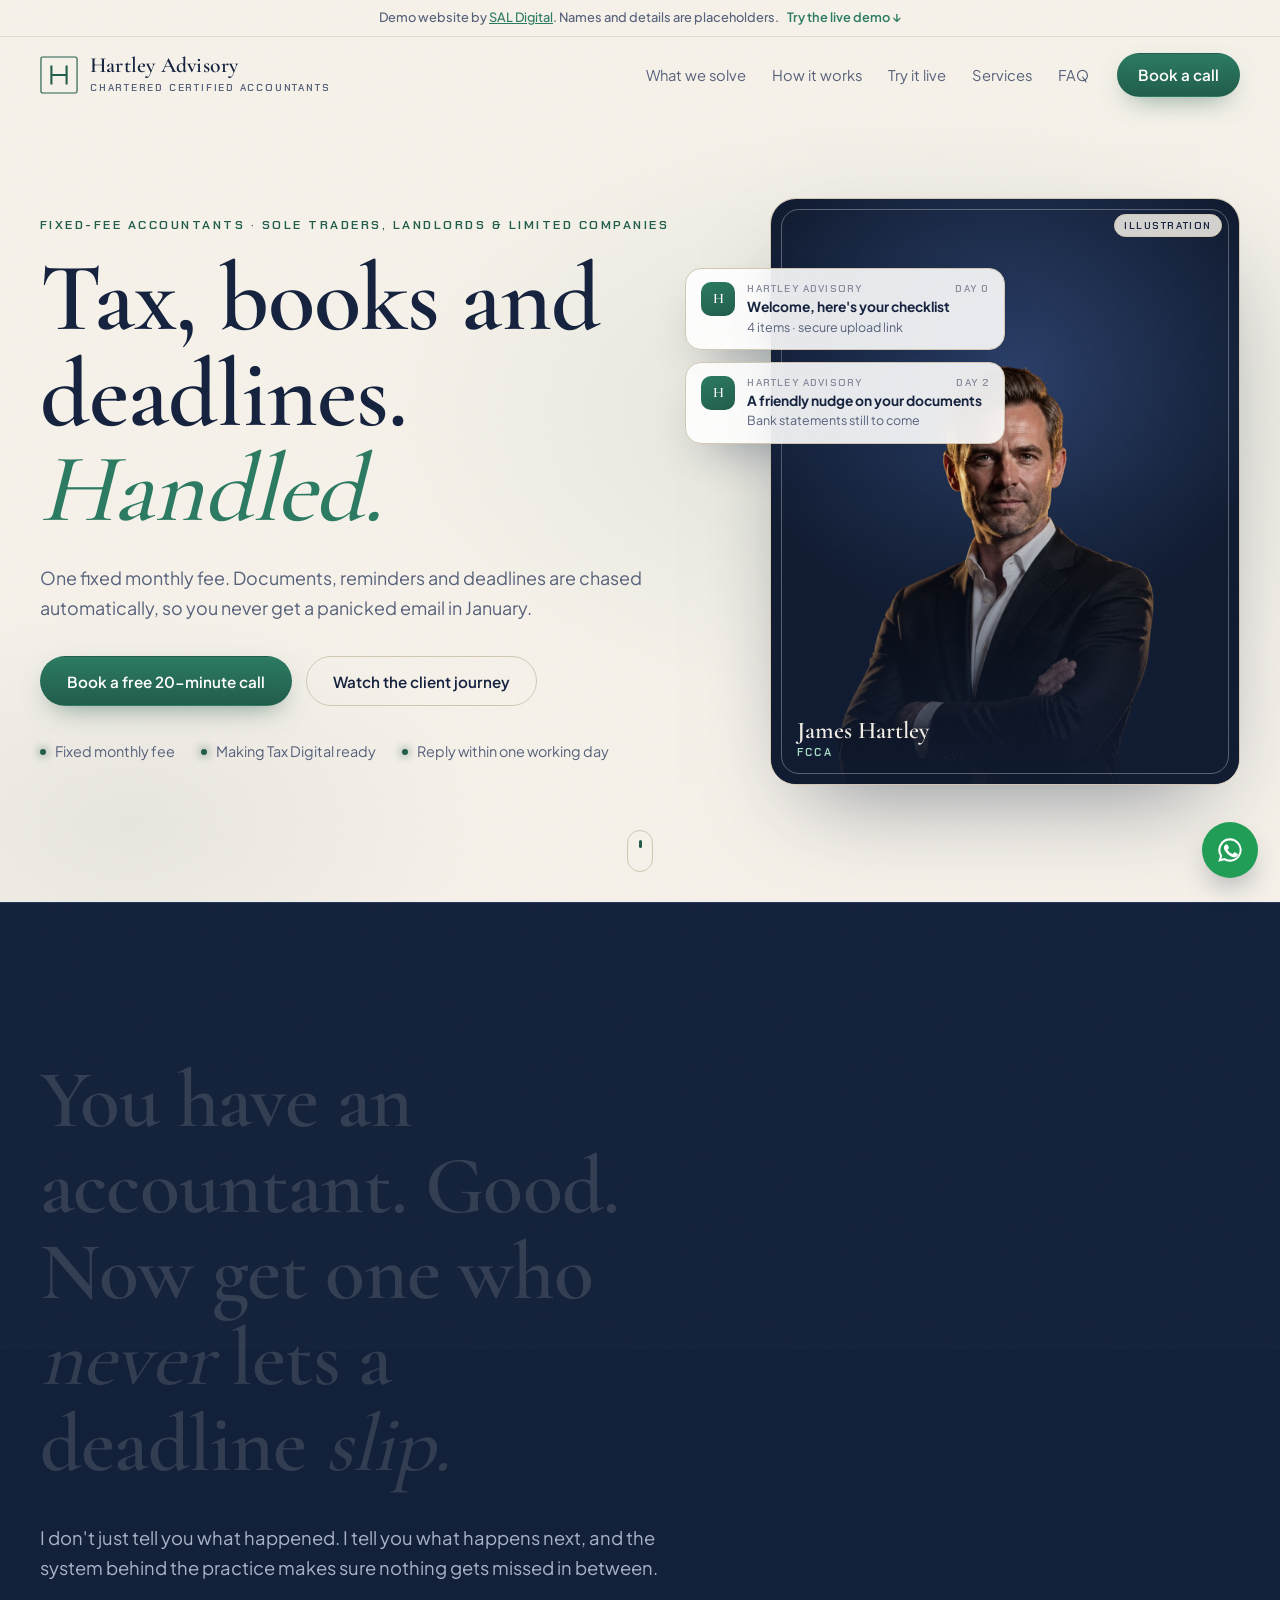
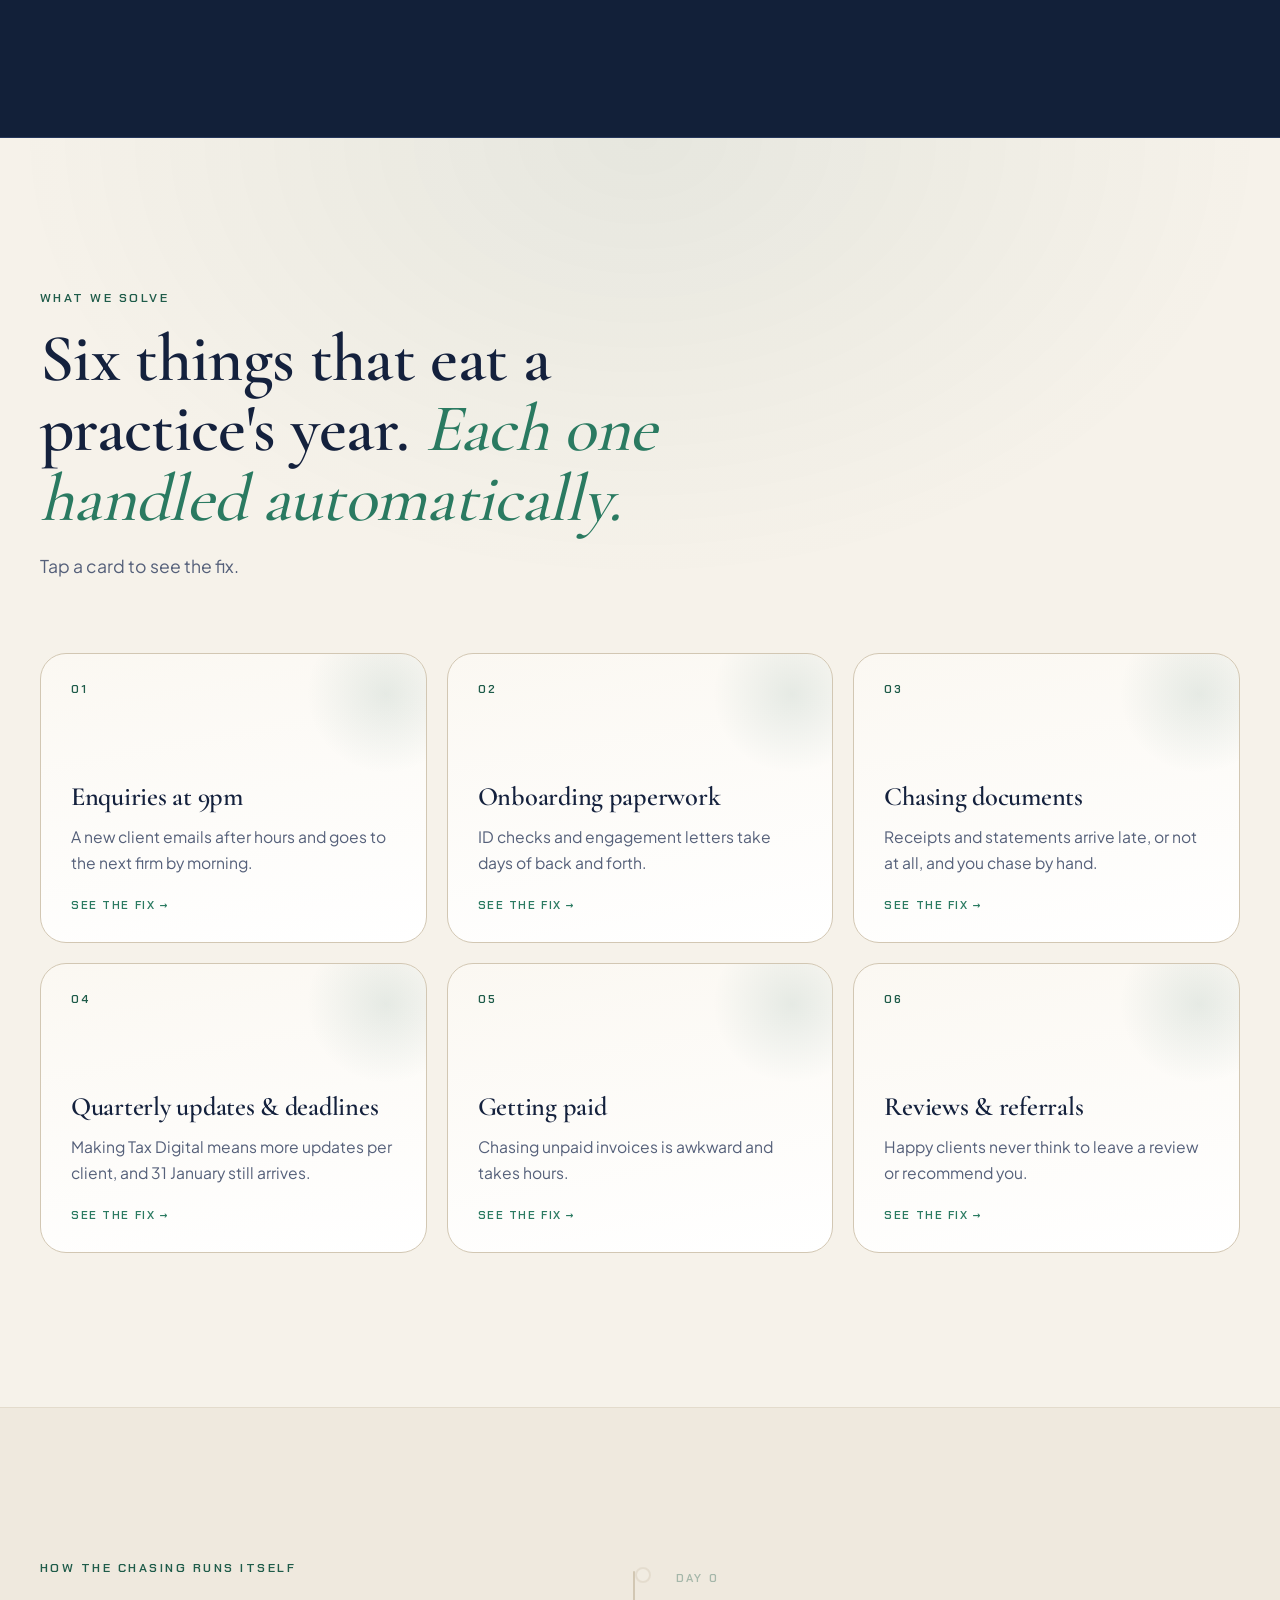
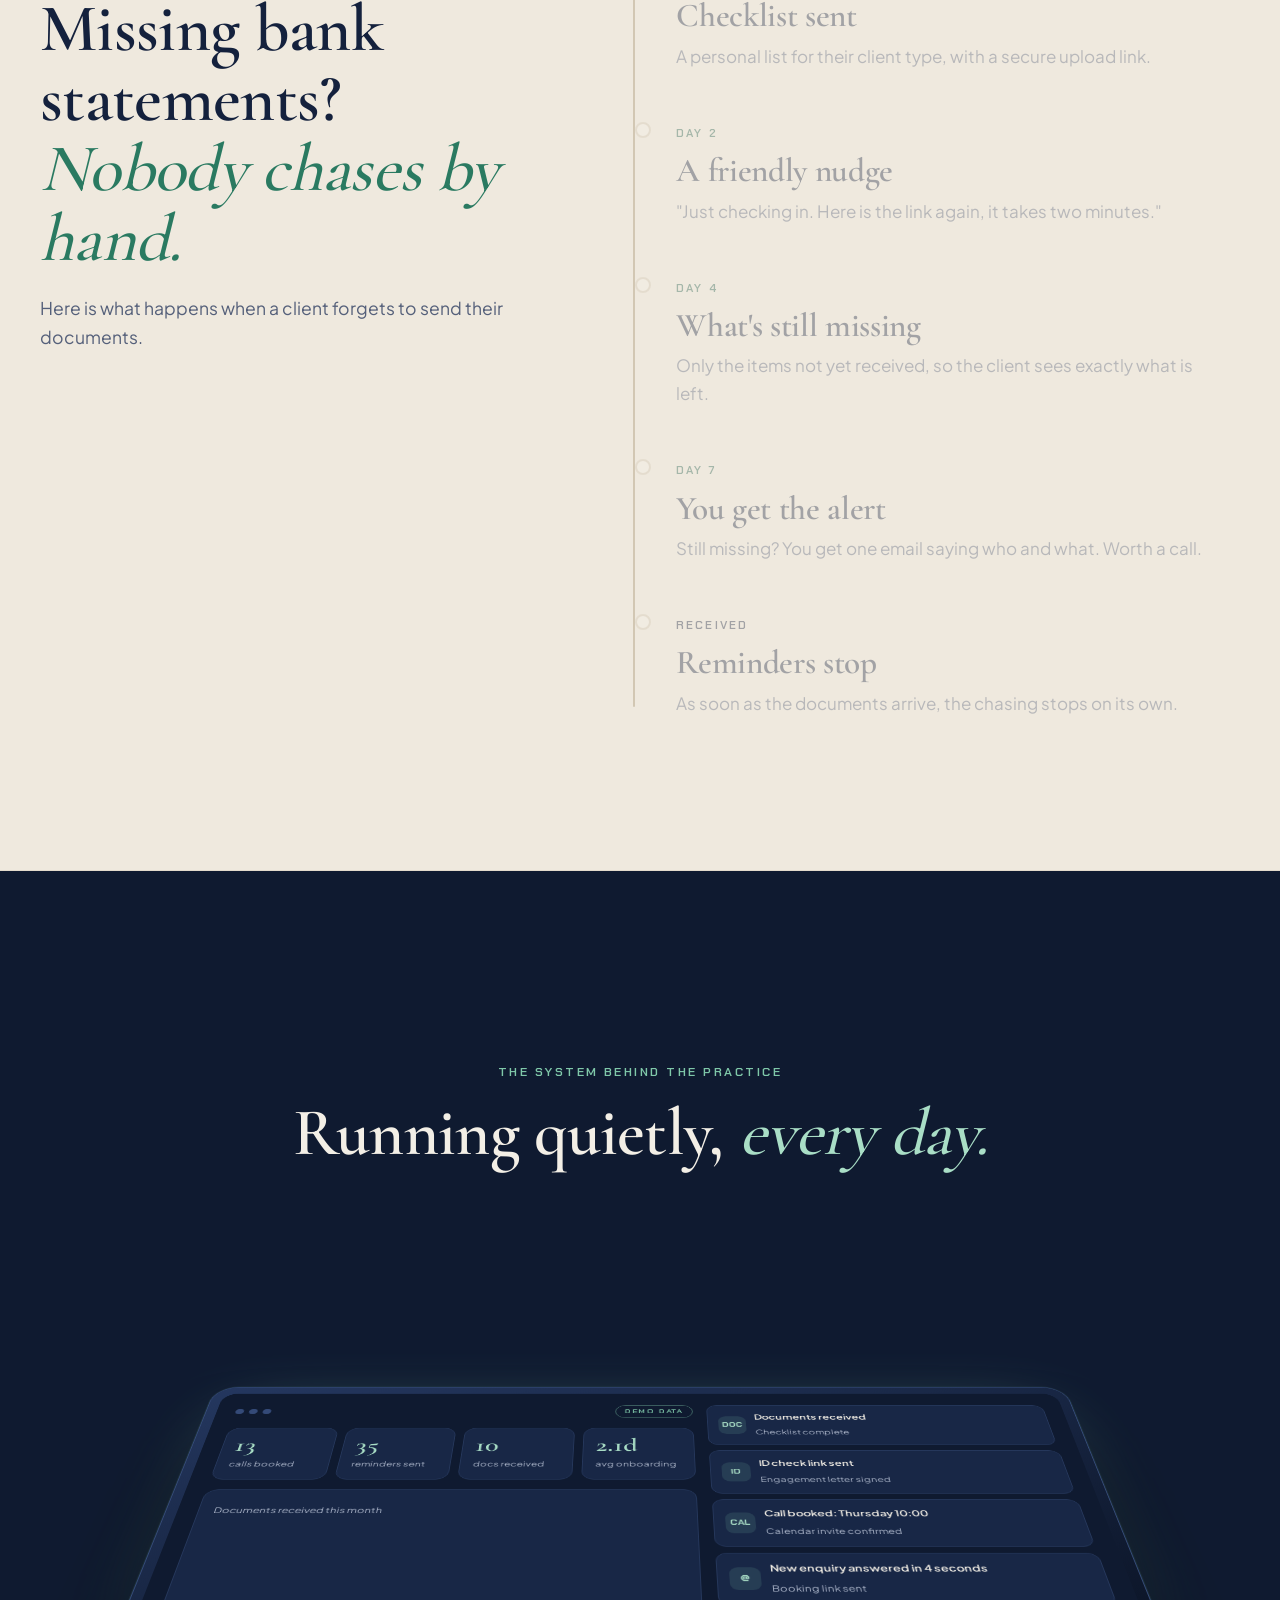
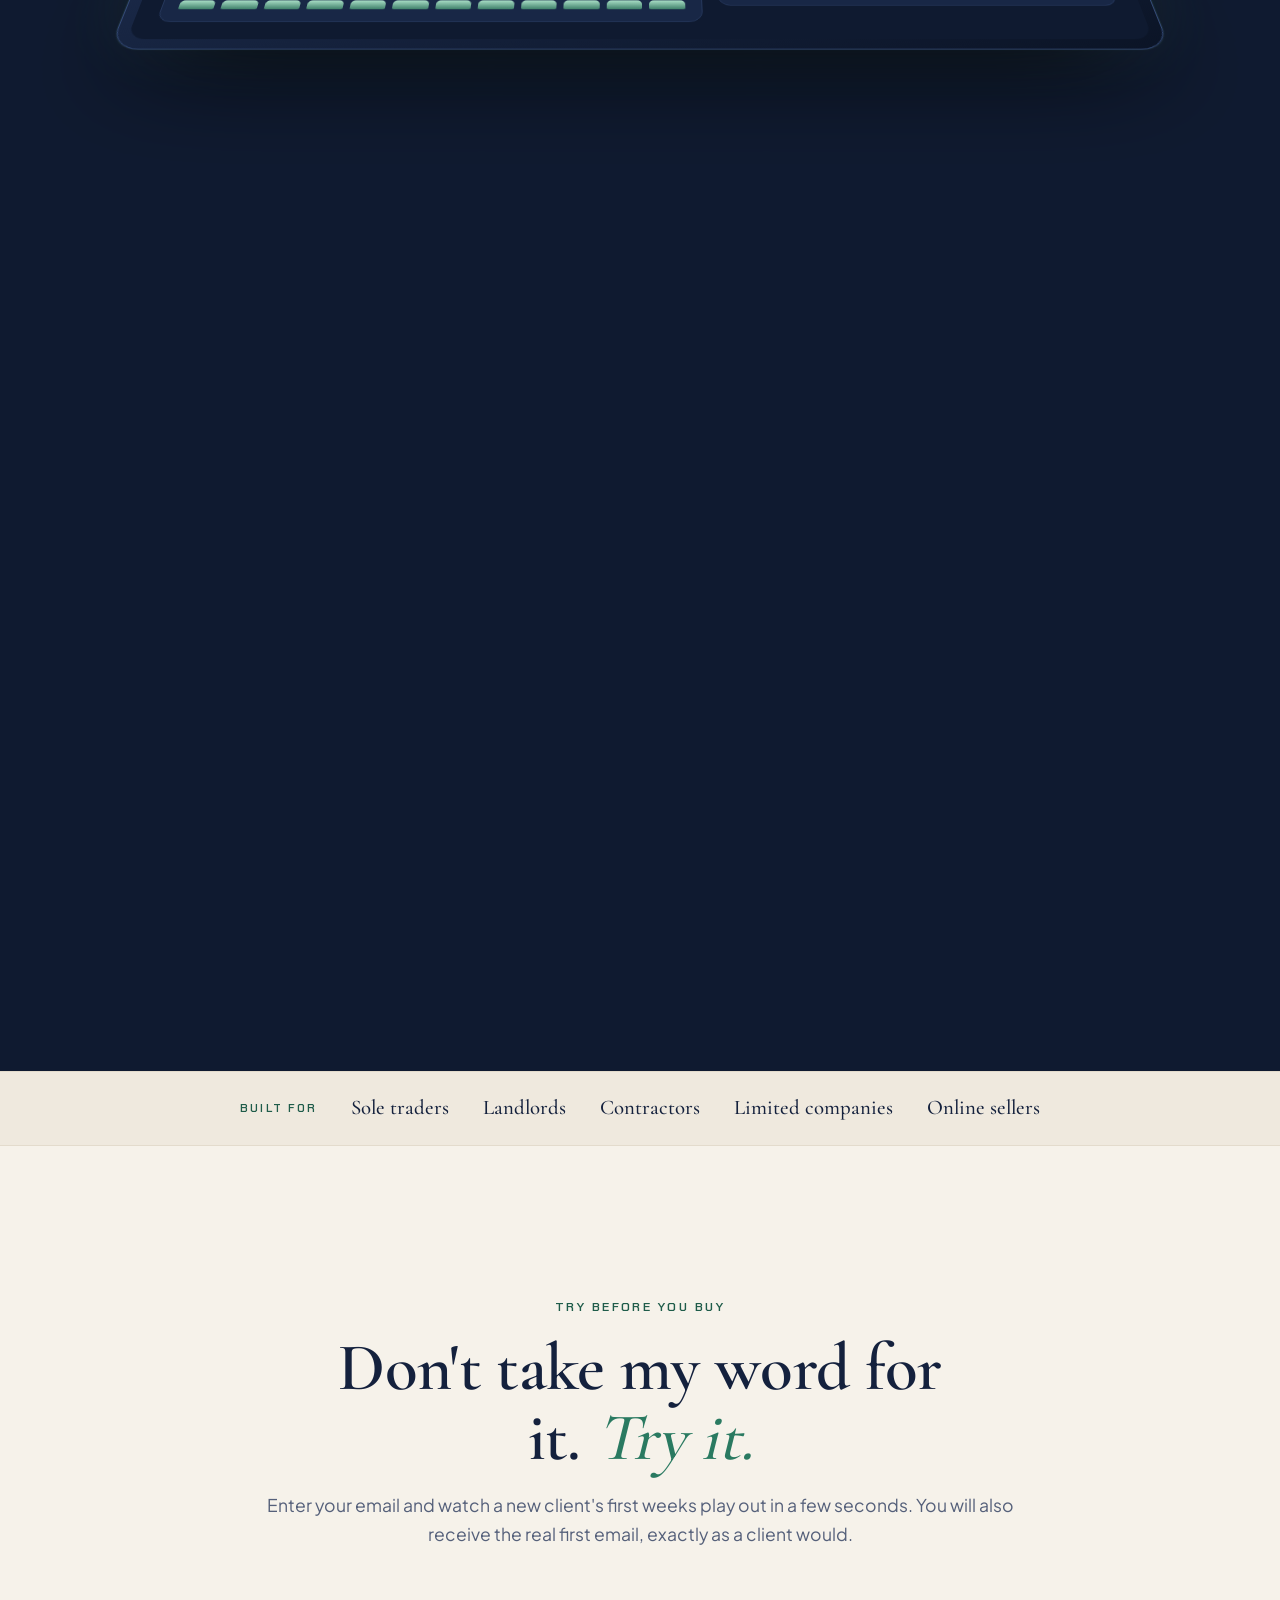
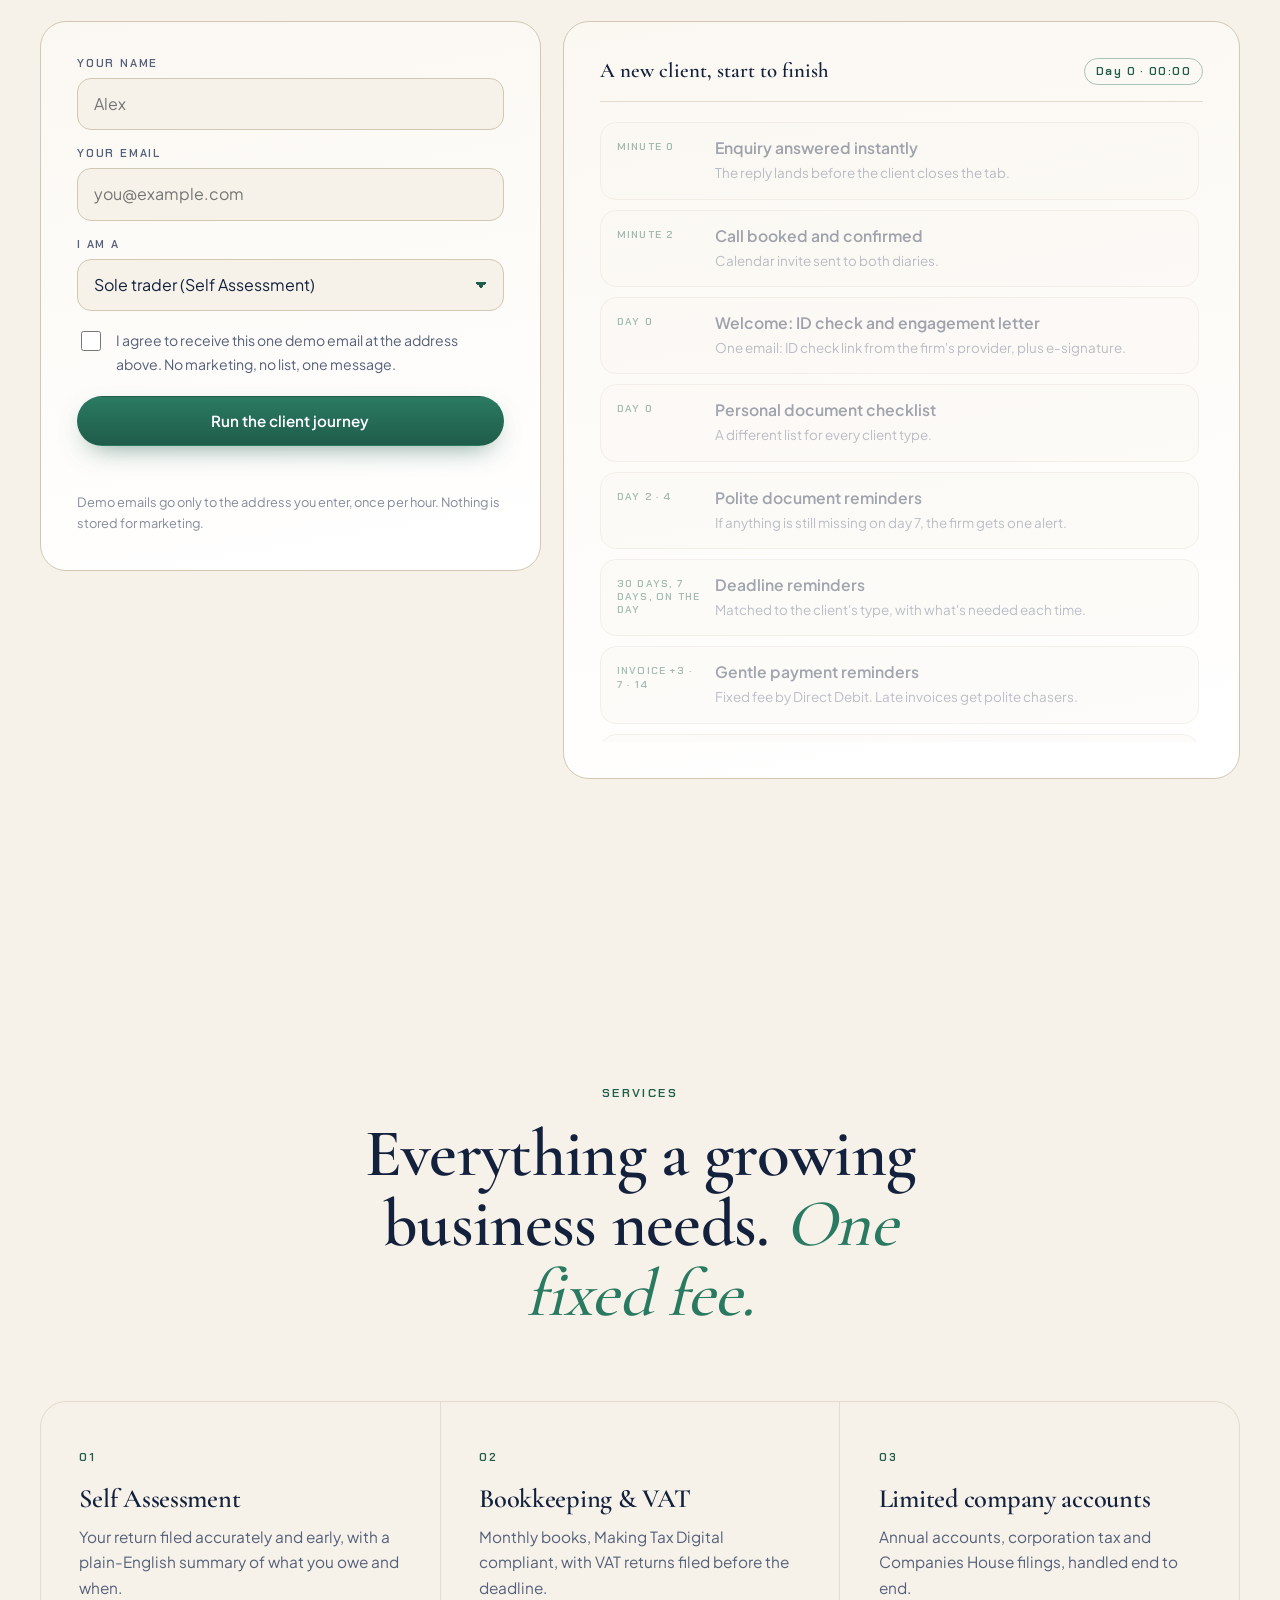
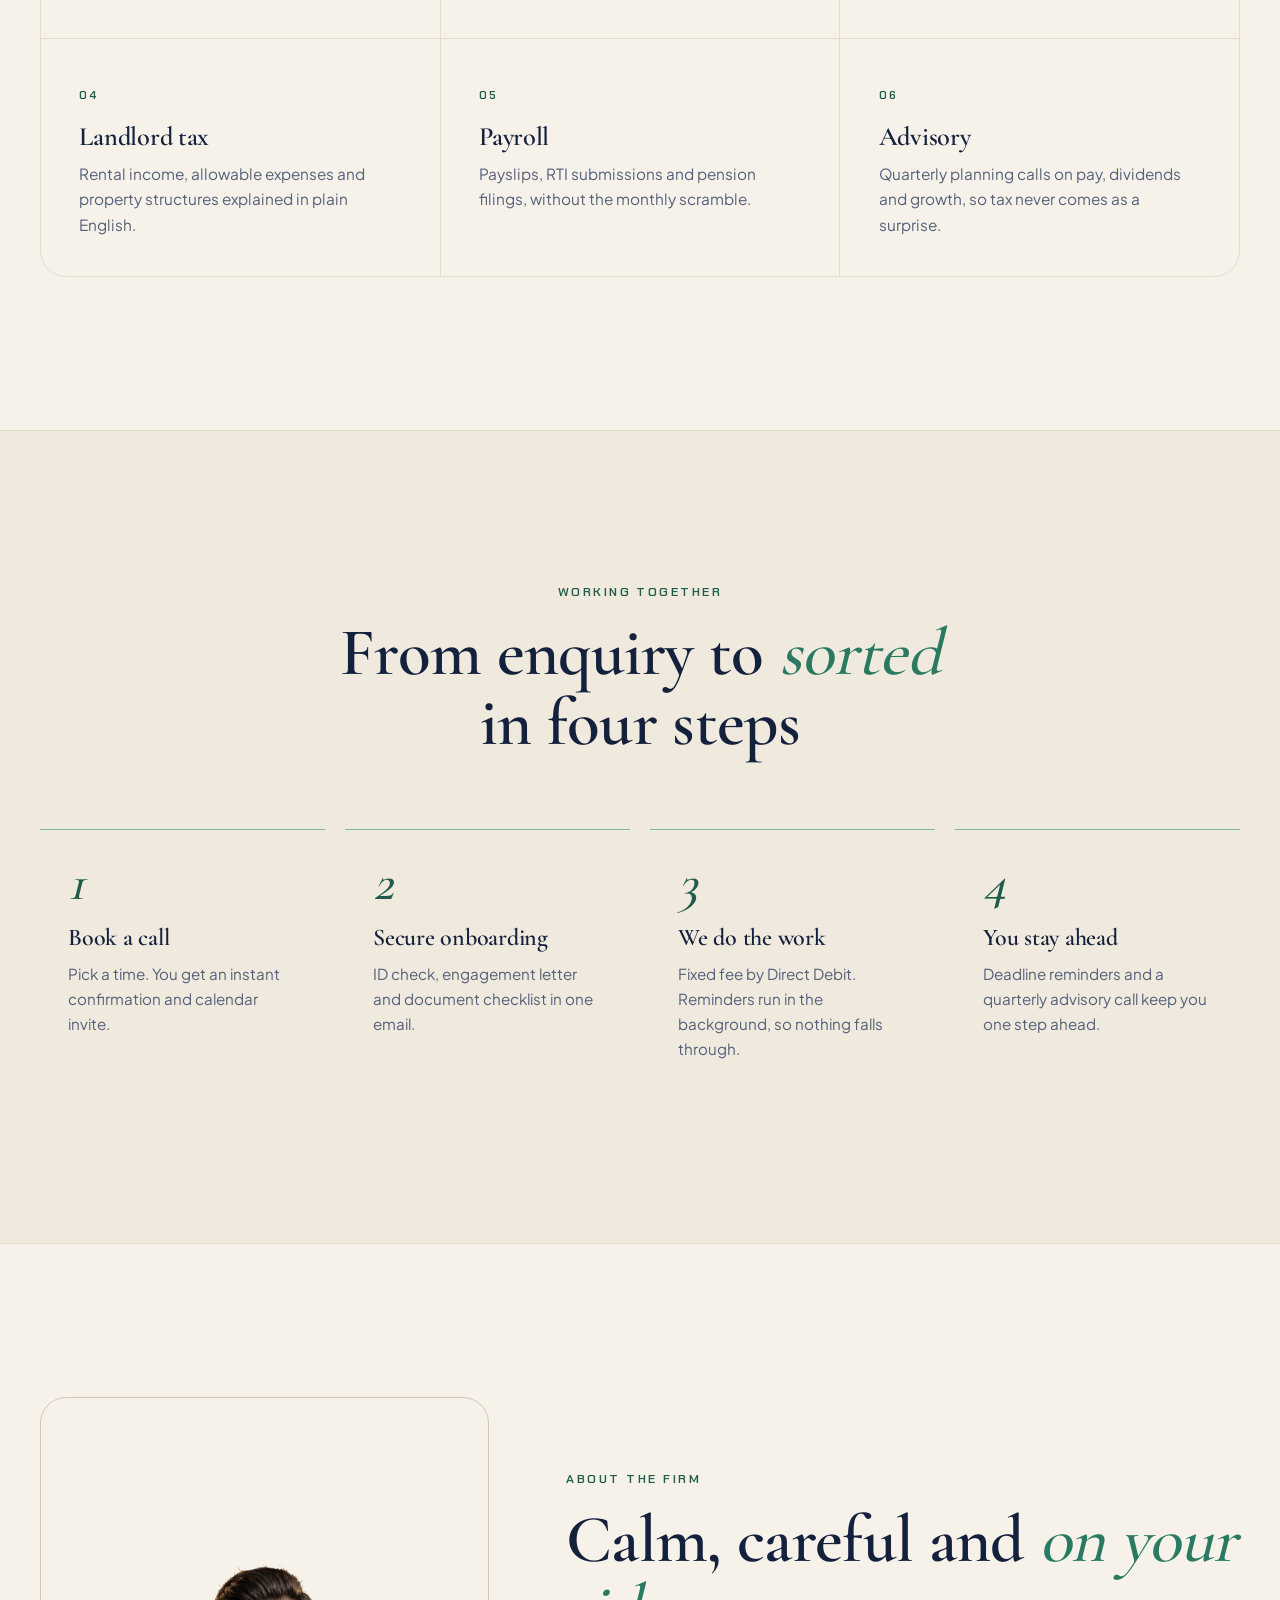
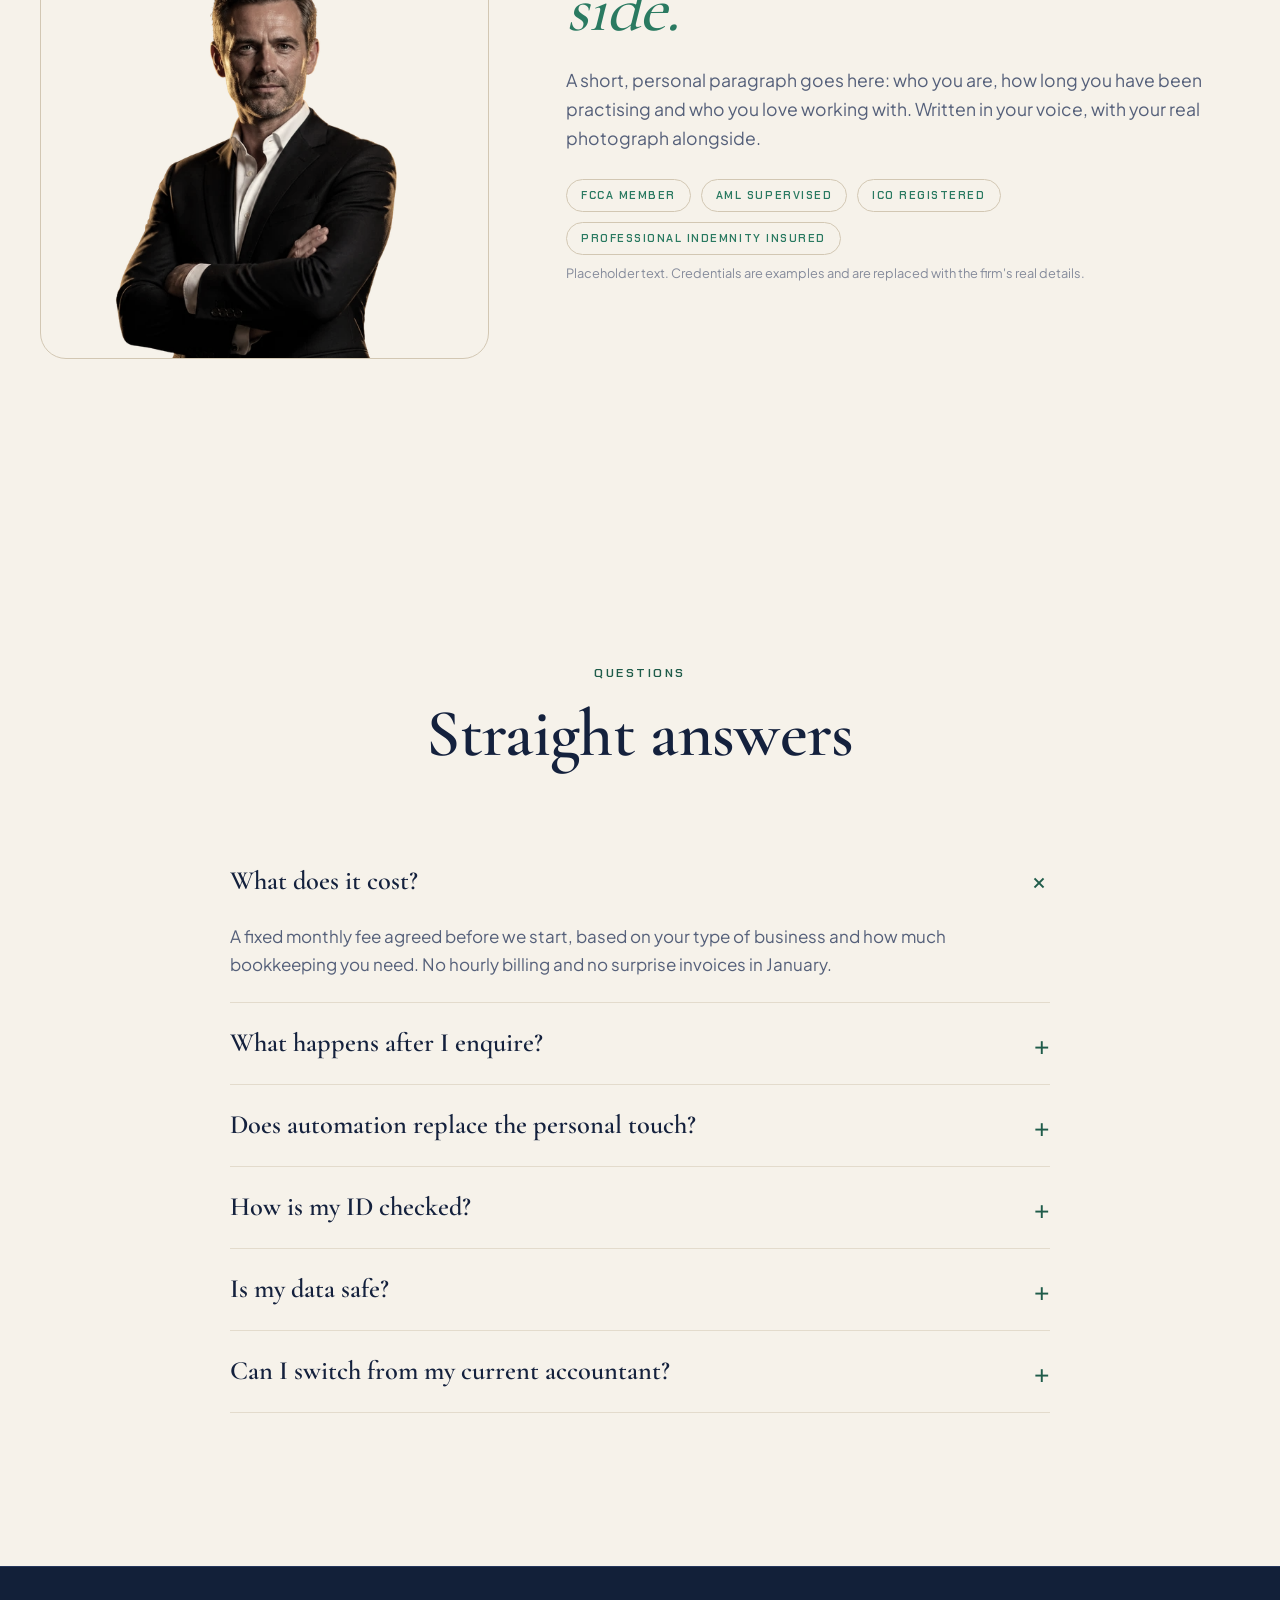
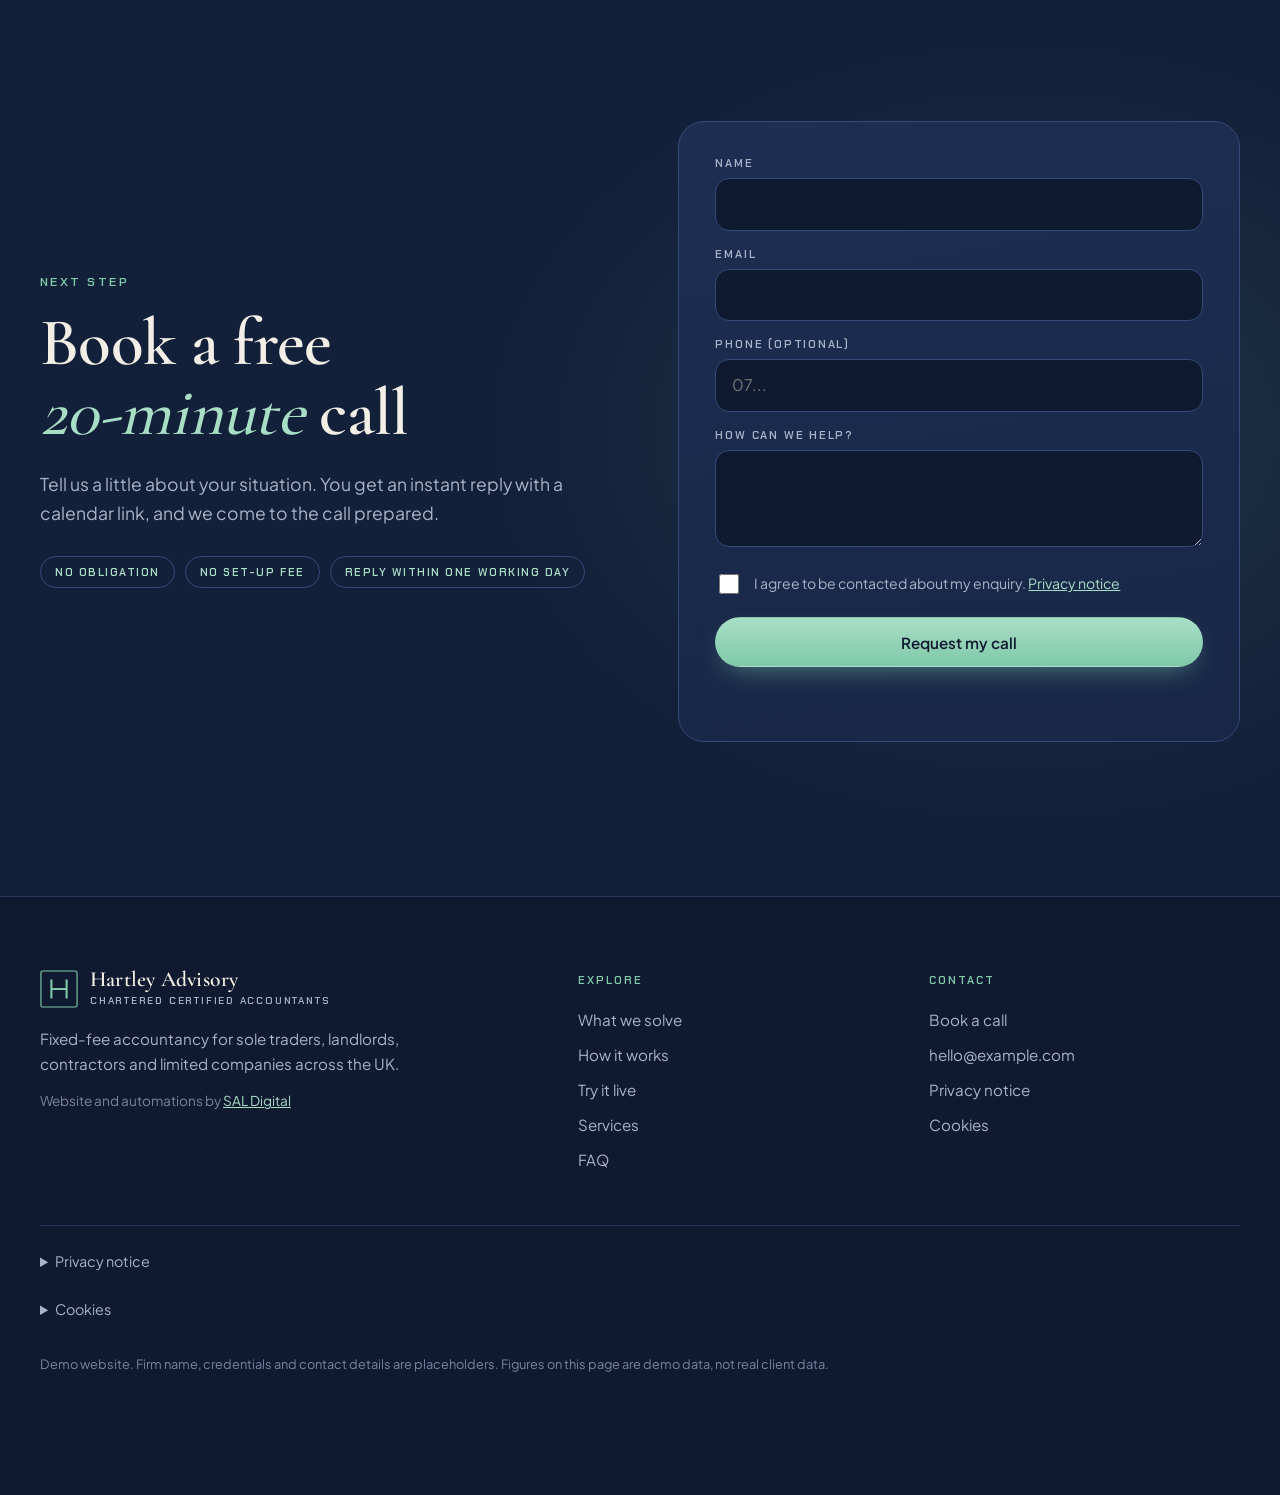
<file: index.html>
<!doctype html>
<html lang="en-GB">
<head>
<meta charset="utf-8">
<meta name="viewport" content="width=device-width,initial-scale=1,viewport-fit=cover">
<title>Hartley Advisory | Fixed-fee accountants for sole traders, landlords and limited companies</title>
<meta name="description" content="Fixed-fee accountants for sole traders, landlords and limited companies. Instant replies, automatic document reminders and deadline alerts, so nothing gets missed. Book a free 20-minute call.">
<meta property="og:title" content="Hartley Advisory | Tax, books and deadlines. Handled.">
<meta property="og:description" content="Fixed fees, automatic document reminders and deadline alerts. Try the client journey live.">
<meta property="og:type" content="website">
<meta property="og:image" content="https://imsal007.github.io/Accontants-demo-automation-website-/assets/og.png">
<meta property="og:image:width" content="1200"><meta property="og:image:height" content="630">
<meta property="og:url" content="https://imsal007.github.io/Accontants-demo-automation-website-/">
<meta name="twitter:card" content="summary_large_image">
<meta name="theme-color" content="#F6F2EA">
<link rel="canonical" href="https://imsal007.github.io/Accontants-demo-automation-website-/">
<meta name="robots" content="index,follow">
<link rel="preload" href="assets/fonts/CormorantGaramond-SemiBold.woff2" as="font" type="font/woff2" crossorigin>
<link rel="preload" href="assets/fonts/PlusJakartaSans-Regular.woff2" as="font" type="font/woff2" crossorigin>
<link rel="stylesheet" href="styles.css">
<script type="application/ld+json">
{"@context":"https://schema.org","@type":"AccountingService","name":"Hartley Advisory","description":"Fixed-fee accountancy for sole traders, landlords, contractors and limited companies in the UK.","areaServed":"GB","priceRange":"££","url":"https://imsal007.github.io/Accontants-demo-automation-website-/","image":"https://imsal007.github.io/Accontants-demo-automation-website-/assets/og.png","founder":{"@type":"Person","name":"James Hartley (placeholder)"},"knowsAbout":["Self Assessment","VAT","Making Tax Digital","Limited company accounts","Payroll","Landlord tax"]}
</script>
</head>
<body>
<div class="grain" aria-hidden="true"></div>

<div class="ribbon"><span>Demo website by <a href="https://saldigital.co" target="_blank" rel="noopener">SAL Digital</a>. Names and details are placeholders.</span> <a href="#try" class="ribbon-cta">Try the live demo &darr;</a></div>

<nav class="top" id="nav" aria-label="Main">
  <div class="wrap nav-in">
    <a href="#top" class="brand" aria-label="Hartley Advisory home">
      <svg class="mono" viewBox="0 0 40 40" aria-hidden="true"><rect x="1" y="1" width="38" height="38" rx="2" fill="none" stroke="currentColor" stroke-width="1.2"/><path d="M12 10v20M28 10v20M12 20h16" stroke="currentColor" stroke-width="2.2" fill="none"/></svg>
      <span><b data-cfg="firm">Hartley Advisory</b><small data-cfg="tag">Chartered Certified Accountants</small></span>
    </a>
    <div class="links"><a href="#solve">What we solve</a><a href="#chase">How it works</a><a href="#try">Try it live</a><a href="#services">Services</a><a href="#faq">FAQ</a></div>
    <a class="btn btn-gold nav-cta" href="#book">Book a call</a>
    <button class="burger" id="burger" aria-label="Open menu" aria-expanded="false" aria-controls="mm"><span></span><span></span></button>
  </div>
  <div class="mobile-menu" id="mm"><a href="#solve">What we solve</a><a href="#chase">How it works</a><a href="#try">Try it live</a><a href="#services">Services</a><a href="#about">About</a><a href="#faq">FAQ</a><a href="#book" class="mm-cta">Book a free call</a></div>
</nav>

<header class="hero" id="top">
  <div class="hero-light" aria-hidden="true"></div>
  <div class="wrap hero-in">
    <div class="hero-copy">
      <p class="eyebrow rise" style="--d:.1s">Fixed-fee accountants &middot; Sole traders, landlords &amp; limited companies</p>
      <h1 class="rise" style="--d:.25s">Tax, books and deadlines.<br><em>Handled.</em></h1>
      <p class="hero-sub rise" style="--d:.45s">One fixed monthly fee. Documents, reminders and deadlines are chased automatically, so you never get a panicked email in January.</p>
      <div class="hero-ctas rise" style="--d:.6s"><a class="btn btn-gold" href="#book">Book a free 20-minute call</a><a class="btn btn-line" href="#try">Watch the client journey</a></div>
      <ul class="hero-trust rise" style="--d:.75s"><li>Fixed monthly fee</li><li>Making Tax Digital ready</li><li>Reply within one working day</li></ul>
    </div>
    <div class="hero-visual rise" style="--d:.35s">
      <figure class="portrait">
        <img src="assets/portrait.webp" alt="James Hartley (placeholder portrait)" width="900" height="1125" fetchpriority="high">
        <figcaption><b data-cfg="person">James Hartley</b><span data-cfg="cred">FCCA</span></figcaption>
      </figure>
      <div class="notes" id="notes" aria-label="Illustration: automatic document reminders arriving" role="img"></div>
      <span class="illus">Illustration</span>
    </div>
  </div>
  <a href="#statement" class="scroll-cue" aria-label="Scroll down"><span></span></a>
</header>

<section class="statement ink" id="statement">
  <div class="wrap">
    <h2 id="stmt" data-words="You have an accountant. Good.|Now get one who *never* lets a deadline *slip.*">You have an accountant. Good. Now get one who never lets a deadline slip.</h2>
    <p class="reveal">I don't just tell you what happened. I tell you what happens next, and the system behind the practice makes sure nothing gets missed in between.</p>
  </div>
</section>

<section id="solve" class="solve">
  <div class="wrap">
    <div class="head">
      <p class="eyebrow reveal">What we solve</p>
      <h2 class="reveal">Six things that eat a practice's year. <em>Each one handled automatically.</em></h2>
      <p class="lead reveal">Tap a card to see the fix.</p>
    </div>
    <div class="flip-grid">
      <button class="flip reveal" type="button" aria-label="Enquiries at 9pm: show the fix"><div class="flip-in"><div class="face front"><span class="n">01</span><h3>Enquiries at 9pm</h3><p>A new client emails after hours and goes to the next firm by morning.</p><span class="tag">See the fix &rarr;</span></div><div class="face back"><span class="n">01 &middot; Fixed</span><h3>Answered in seconds</h3><p>An instant, personal reply with a booking link, so the call is in your diary before they close the tab.</p><span class="tag">Instant reply + booking</span></div></div></button>
      <button class="flip reveal" type="button" aria-label="Onboarding and ID checks: show the fix"><div class="flip-in"><div class="face front"><span class="n">02</span><h3>Onboarding paperwork</h3><p>ID checks and engagement letters take days of back and forth.</p><span class="tag">See the fix &rarr;</span></div><div class="face back"><span class="n">02 &middot; Fixed</span><h3>One welcome email</h3><p>The ID check link from your chosen provider, the engagement letter to sign and a checklist for their client type.</p><span class="tag">ID request + e-sign + checklist</span></div></div></button>
      <button class="flip reveal" type="button" aria-label="Chasing documents: show the fix"><div class="flip-in"><div class="face front"><span class="n">03</span><h3>Chasing documents</h3><p>Receipts and statements arrive late, or not at all, and you chase by hand.</p><span class="tag">See the fix &rarr;</span></div><div class="face back"><span class="n">03 &middot; Fixed</span><h3>Chased politely, for you</h3><p>Friendly reminders on day 2 and day 4. If anything is still missing on day 7, you get one alert.</p><span class="tag">Reminder sequence + alert</span></div></div></button>
      <button class="flip reveal" type="button" aria-label="Quarterly updates and deadlines: show the fix"><div class="flip-in"><div class="face front"><span class="n">04</span><h3>Quarterly updates &amp; deadlines</h3><p>Making Tax Digital means more updates per client, and 31 January still arrives.</p><span class="tag">See the fix &rarr;</span></div><div class="face back"><span class="n">04 &middot; Fixed</span><h3>Reminded on time</h3><p>Reminders 30 days, 7 days and on the day, matched to each client: quarterly update, Self Assessment, VAT or company accounts.</p><span class="tag">Deadline engine by client type</span></div></div></button>
      <button class="flip reveal" type="button" aria-label="Getting paid: show the fix"><div class="flip-in"><div class="face front"><span class="n">05</span><h3>Getting paid</h3><p>Chasing unpaid invoices is awkward and takes hours.</p><span class="tag">See the fix &rarr;</span></div><div class="face back"><span class="n">05 &middot; Fixed</span><h3>Paid without the awkwardness</h3><p>Fixed fee by Direct Debit. If an invoice runs late, gentle chasers go out on day 3, 7 and 14.</p><span class="tag">Direct Debit + chasers</span></div></div></button>
      <button class="flip reveal" type="button" aria-label="Reviews and referrals: show the fix"><div class="flip-in"><div class="face front"><span class="n">06</span><h3>Reviews &amp; referrals</h3><p>Happy clients never think to leave a review or recommend you.</p><span class="tag">See the fix &rarr;</span></div><div class="face back"><span class="n">06 &middot; Fixed</span><h3>Asked at the right moment</h3><p>Seven days after the work is done, a one-tap review request and a personal referral link.</p><span class="tag">Review + referral link</span></div></div></button>
    </div>
  </div>
</section>

<section id="chase" class="chase">
  <div class="wrap chase-in">
    <div class="chase-head">
      <p class="eyebrow reveal">How the chasing runs itself</p>
      <h2 class="reveal">Missing bank statements? <em>Nobody chases by hand.</em></h2>
      <p class="lead reveal">Here is what happens when a client forgets to send their documents.</p>
    </div>
    <ol class="track" id="track">
      <li><span class="day">Day 0</span><h3>Checklist sent</h3><p>A personal list for their client type, with a secure upload link.</p></li>
      <li><span class="day">Day 2</span><h3>A friendly nudge</h3><p>"Just checking in. Here is the link again, it takes two minutes."</p></li>
      <li><span class="day">Day 4</span><h3>What's still missing</h3><p>Only the items not yet received, so the client sees exactly what is left.</p></li>
      <li><span class="day">Day 7</span><h3>You get the alert</h3><p>Still missing? You get one email saying who and what. Worth a call.</p></li>
      <li class="done"><span class="day">Received</span><h3>Reminders stop</h3><p>As soon as the documents arrive, the chasing stops on its own.</p></li>
    </ol>
  </div>
</section>

<section class="system ink" id="system">
  <div class="system-pin">
    <div class="wrap system-head">
      <p class="eyebrow">The system behind the practice</p>
      <h2>Running quietly, <em>every day.</em></h2>
    </div>
    <div class="screen" id="screen">
      <div class="frame">
        <div class="dash" aria-label="Example practice dashboard with demo data">
          <div>
            <div class="dash-top"><div class="dots"><i></i><i></i><i></i></div><span class="demo-tag">Demo data</span></div>
            <div class="stats"><div class="stat"><b id="s1">12</b><span>calls booked</span></div><div class="stat"><b id="s2">31</b><span>reminders sent</span></div><div class="stat"><b id="s3">9</b><span>docs received</span></div><div class="stat"><b id="s4">2.1d</b><span>avg onboarding</span></div></div>
            <div class="chart"><small>Documents received this month</small><div class="bars" id="bars"><i></i><i></i><i></i><i></i><i></i><i></i><i></i><i></i><i></i><i></i><i></i><i></i></div></div>
          </div>
          <div class="feed" id="feed"></div>
        </div>
      </div>
    </div>
  </div>
</section>

<div class="aud"><div class="wrap aud-in"><b>Built for</b><span>Sole traders</span><span>Landlords</span><span>Contractors</span><span>Limited companies</span><span>Online sellers</span></div></div>

<section id="try" class="try">
  <div class="wrap">
    <div class="head center">
      <p class="eyebrow reveal">Try before you buy</p>
      <h2 class="reveal">Don't take my word for it. <em>Try it.</em></h2>
      <p class="lead reveal">Enter your email and watch a new client's first weeks play out in a few seconds. You will also receive the real first email, exactly as a client would.</p>
    </div>
    <div class="demo">
      <form class="card reveal" id="demoForm" novalidate>
        <div class="field"><label for="dn">Your name</label><input id="dn" name="name" autocomplete="given-name" placeholder="Alex" required></div>
        <div class="field"><label for="de">Your email</label><input id="de" name="email" type="email" autocomplete="email" placeholder="you@example.com" required></div>
        <div class="field"><label for="dt">I am a</label>
          <select id="dt" name="type"><option value="sole">Sole trader (Self Assessment)</option><option value="landlord">Landlord</option><option value="ltd">Limited company director</option><option value="contractor">Contractor</option></select></div>
        <input class="hp" type="text" name="company_website" tabindex="-1" autocomplete="off" aria-hidden="true">
        <label class="check"><input type="checkbox" id="dc" required><span>I agree to receive this one demo email at the address above. No marketing, no list, one message.</span></label>
        <button class="btn btn-gold btn-block" id="demoBtn" type="submit">Run the client journey</button>
        <div class="status" id="demoStatus" role="status" aria-live="polite"></div>
        <p class="note">Demo emails go only to the address you enter, once per hour. Nothing is stored for marketing.</p>
      </form>
      <div class="card inbox reveal">
        <div class="tl-head"><b>A new client, start to finish</b><span class="clock" id="clock">Day 0 &middot; 00:00</span></div>
        <div class="tl" id="tl"></div>
      </div>
    </div>
  </div>
</section>

<section id="services" class="services">
  <div class="wrap">
    <div class="head center"><p class="eyebrow reveal">Services</p>
    <h2 class="reveal">Everything a growing business needs. <em>One fixed fee.</em></h2></div>
    <div class="svc-grid">
      <article class="svc reveal"><span class="ico">01</span><h3>Self Assessment</h3><p>Your return filed accurately and early, with a plain-English summary of what you owe and when.</p></article>
      <article class="svc reveal"><span class="ico">02</span><h3>Bookkeeping &amp; VAT</h3><p>Monthly books, Making Tax Digital compliant, with VAT returns filed before the deadline.</p></article>
      <article class="svc reveal"><span class="ico">03</span><h3>Limited company accounts</h3><p>Annual accounts, corporation tax and Companies House filings, handled end to end.</p></article>
      <article class="svc reveal"><span class="ico">04</span><h3>Landlord tax</h3><p>Rental income, allowable expenses and property structures explained in plain English.</p></article>
      <article class="svc reveal"><span class="ico">05</span><h3>Payroll</h3><p>Payslips, RTI submissions and pension filings, without the monthly scramble.</p></article>
      <article class="svc reveal"><span class="ico">06</span><h3>Advisory</h3><p>Quarterly planning calls on pay, dividends and growth, so tax never comes as a surprise.</p></article>
    </div>
  </div>
</section>

<section class="how-sec">
  <div class="wrap">
    <div class="head center"><p class="eyebrow reveal">Working together</p><h2 class="reveal">From enquiry to <em>sorted</em> in four steps</h2></div>
    <div class="how">
      <div class="reveal"><b>1</b><h3>Book a call</h3><p>Pick a time. You get an instant confirmation and calendar invite.</p></div>
      <div class="reveal"><b>2</b><h3>Secure onboarding</h3><p>ID check, engagement letter and document checklist in one email.</p></div>
      <div class="reveal"><b>3</b><h3>We do the work</h3><p>Fixed fee by Direct Debit. Reminders run in the background, so nothing falls through.</p></div>
      <div class="reveal"><b>4</b><h3>You stay ahead</h3><p>Deadline reminders and a quarterly advisory call keep you one step ahead.</p></div>
    </div>
  </div>
</section>

<section id="about" class="about-sec">
  <div class="wrap about">
    <figure class="photo reveal"><img src="assets/portrait.webp" alt="Placeholder portrait" loading="lazy" width="900" height="1125"></figure>
    <div class="reveal"><p class="eyebrow">About the firm</p>
      <h2>Calm, careful and <em>on your side.</em></h2>
      <p class="lead">A short, personal paragraph goes here: who you are, how long you have been practising and who you love working with. Written in your voice, with your real photograph alongside.</p>
      <ul class="creds"><li>FCCA member</li><li>AML supervised</li><li>ICO registered</li><li>Professional indemnity insured</li></ul>
      <p class="note">Placeholder text. Credentials are examples and are replaced with the firm's real details.</p>
    </div>
  </div>
</section>

<section id="faq" class="faq-sec">
  <div class="wrap narrow">
    <div class="head center"><p class="eyebrow reveal">Questions</p><h2 class="reveal">Straight answers</h2></div>
    <div class="faq">
      <details open><summary>What does it cost?</summary><p>A fixed monthly fee agreed before we start, based on your type of business and how much bookkeeping you need. No hourly billing and no surprise invoices in January.</p></details>
      <details><summary>What happens after I enquire?</summary><p>You get an instant reply with a booking link. After a free 20-minute call we send your engagement letter, a secure ID check and a document checklist.</p></details>
      <details><summary>Does automation replace the personal touch?</summary><p>No. The system handles the reminders, so our time goes into the conversations that matter: planning, advice and answering your questions. You always reach a real person.</p></details>
      <details><summary>How is my ID checked?</summary><p>Through a specialist identity verification provider. You complete it on your phone in a few minutes, and we review the result before we start.</p></details>
      <details><summary>Is my data safe?</summary><p>Documents are shared through secure links, not loose email attachments. We follow UK GDPR, and demo emails are sent only with your consent.</p></details>
      <details><summary>Can I switch from my current accountant?</summary><p>Yes. We send the professional clearance letter and collect your records, so you do not have to explain your history twice.</p></details>
    </div>
  </div>
</section>

<section id="book" class="book-sec ink">
  <div class="wrap final">
    <div><p class="eyebrow">Next step</p>
      <h2>Book a free <em class="nowrap">20-minute</em> call</h2>
      <p class="lead">Tell us a little about your situation. You get an instant reply with a calendar link, and we come to the call prepared.</p>
      <ul class="trust"><li>No obligation</li><li>No set-up fee</li><li>Reply within one working day</li></ul>
    </div>
    <form class="card" id="bookForm" novalidate>
      <div class="field"><label for="bn">Name</label><input id="bn" name="name" autocomplete="name" required></div>
      <div class="field"><label for="be">Email</label><input id="be" name="email" type="email" autocomplete="email" required></div>
      <div class="field"><label for="bp">Phone (optional)</label><input id="bp" name="phone" type="tel" autocomplete="tel" placeholder="07..."></div>
      <div class="field"><label for="bm">How can we help?</label><textarea id="bm" name="message" rows="3"></textarea></div>
      <input class="hp" type="text" name="company_website" tabindex="-1" autocomplete="off" aria-hidden="true">
      <label class="check"><input type="checkbox" id="bc" required><span>I agree to be contacted about my enquiry. <a href="#privacy">Privacy notice</a></span></label>
      <button class="btn btn-gold btn-block" id="bookBtn" type="submit">Request my call</button>
      <div class="status" id="bookStatus" role="status" aria-live="polite"></div>
    </form>
  </div>
</section>

<footer class="foot ink">
  <div class="wrap">
    <div class="f-grid">
      <div><a href="#top" class="brand"><svg class="mono" viewBox="0 0 40 40" aria-hidden="true"><rect x="1" y="1" width="38" height="38" rx="2" fill="none" stroke="currentColor" stroke-width="1.2"/><path d="M12 10v20M28 10v20M12 20h16" stroke="currentColor" stroke-width="2.2" fill="none"/></svg><span><b data-cfg="firm">Hartley Advisory</b><small data-cfg="tag">Chartered Certified Accountants</small></span></a>
        <p class="f-about">Fixed-fee accountancy for sole traders, landlords, contractors and limited companies across the UK.</p>
        <p class="built">Website and automations by <a href="https://saldigital.co" target="_blank" rel="noopener">SAL Digital</a></p></div>
      <div><h5>Explore</h5><a href="#solve">What we solve</a><a href="#chase">How it works</a><a href="#try">Try it live</a><a href="#services">Services</a><a href="#faq">FAQ</a></div>
      <div><h5>Contact</h5><a href="#book">Book a call</a><a data-cfg="email" href="mailto:hello@example.com">hello@example.com</a><a href="#privacy">Privacy notice</a><a href="#cookies">Cookies</a></div>
    </div>
    <div class="legal-docs">
      <details id="privacy"><summary>Privacy notice</summary><p>This is a demo website. When you use a form, your name, email and message are used only to reply to you and are stored in a private spreadsheet. Demo emails are sent once, only with your consent. Ask us at any time to delete your details. A real firm replaces this with its full privacy notice.</p></details>
      <details id="cookies"><summary>Cookies</summary><p>This site sets no cookies and uses no tracking or advertising scripts.</p></details>
    </div>
    <p class="legal">Demo website. Firm name, credentials and contact details are placeholders. Figures on this page are demo data, not real client data.</p>
  </div>
</footer>

<a class="wa" id="wa" href="#book" aria-label="Chat on WhatsApp" rel="noopener"><svg viewBox="0 0 24 24" aria-hidden="true"><path d="M12 2a10 10 0 0 0-8.6 15.1L2 22l5-1.3A10 10 0 1 0 12 2zm0 1.8a8.2 8.2 0 1 1-4.2 15.2l-.3-.2-2.9.8.8-2.8-.2-.3A8.2 8.2 0 0 1 12 3.8zM8.6 7.3c-.2 0-.5 0-.8.4-.3.3-1 1-1 2.4s1 2.8 1.2 3c.1.2 2 3.2 5 4.4 2.5 1 3 .8 3.5.7.6 0 1.7-.7 2-1.4.2-.7.2-1.3.2-1.4l-.6-.4-2-1c-.3-.1-.5-.1-.7.2l-.9 1.1c-.2.2-.3.2-.6.1-.3-.2-1.2-.5-2.3-1.4-.8-.8-1.4-1.7-1.5-2-.2-.3 0-.5.1-.6l.5-.5.3-.5v-.5l-.9-2.2c-.2-.6-.5-.5-.7-.5z"/></svg></a>
<div class="sticky" id="sticky"><a class="btn btn-line" href="#try">Try the demo</a><a class="btn btn-gold" href="#book">Book a call</a></div>

<script src="app.js"></script>
</body>
</html>
</file>
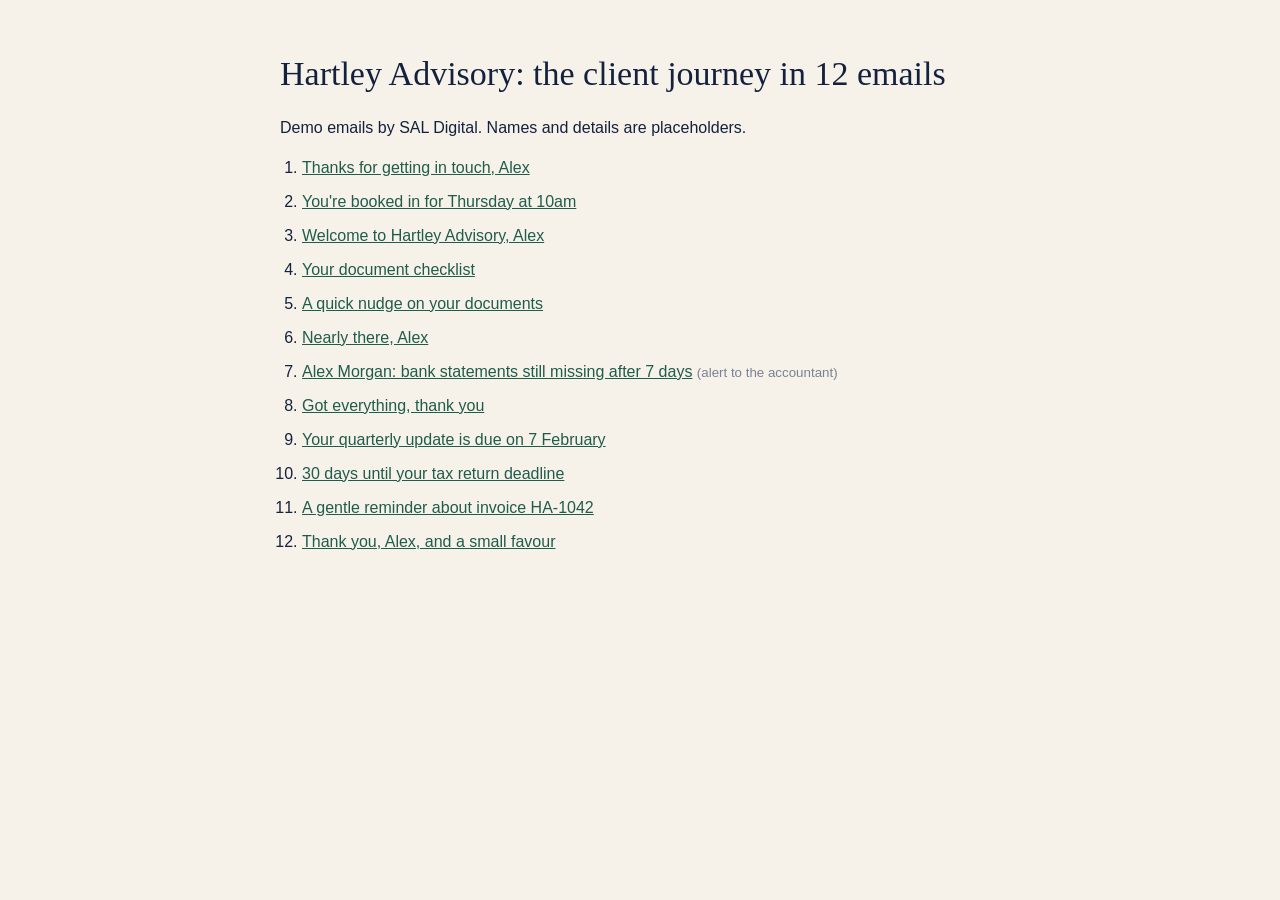
<file: email-previews/index.html>
<!doctype html><meta charset="utf-8"><meta name="viewport" content="width=device-width,initial-scale=1"><title>Hartley Advisory email journey</title><style>body{margin:0;background:#F6F2EA;font:16px/1.5 Arial,sans-serif;color:#14213D}main{max-width:720px;margin:auto;padding:32px 16px}h1{font:normal 34px Georgia,serif}ol{padding-left:22px}li{margin:10px 0}a{color:#1F5C4A}small{color:#7A8194}</style><main><h1>Hartley Advisory: the client journey in 12 emails</h1><p>Demo emails by SAL Digital. Names and details are placeholders.</p><ol><li><a href="01-enquiry.html">Thanks for getting in touch, Alex</a></li><li><a href="02-booked.html">You're booked in for Thursday at 10am</a></li><li><a href="03-welcome.html">Welcome to Hartley Advisory, Alex</a></li><li><a href="04-checklist.html">Your document checklist</a></li><li><a href="05-nudge.html">A quick nudge on your documents</a></li><li><a href="06-nearly.html">Nearly there, Alex</a></li><li><a href="07-alert.html">Alex Morgan: bank statements still missing after 7 days</a> <small>(alert to the accountant)</small></li><li><a href="08-received.html">Got everything, thank you</a></li><li><a href="09-quarterly.html">Your quarterly update is due on 7 February</a></li><li><a href="10-deadline.html">30 days until your tax return deadline</a></li><li><a href="11-invoice.html">A gentle reminder about invoice HA-1042</a></li><li><a href="12-review.html">Thank you, Alex, and a small favour</a></li></ol></main>
</file>
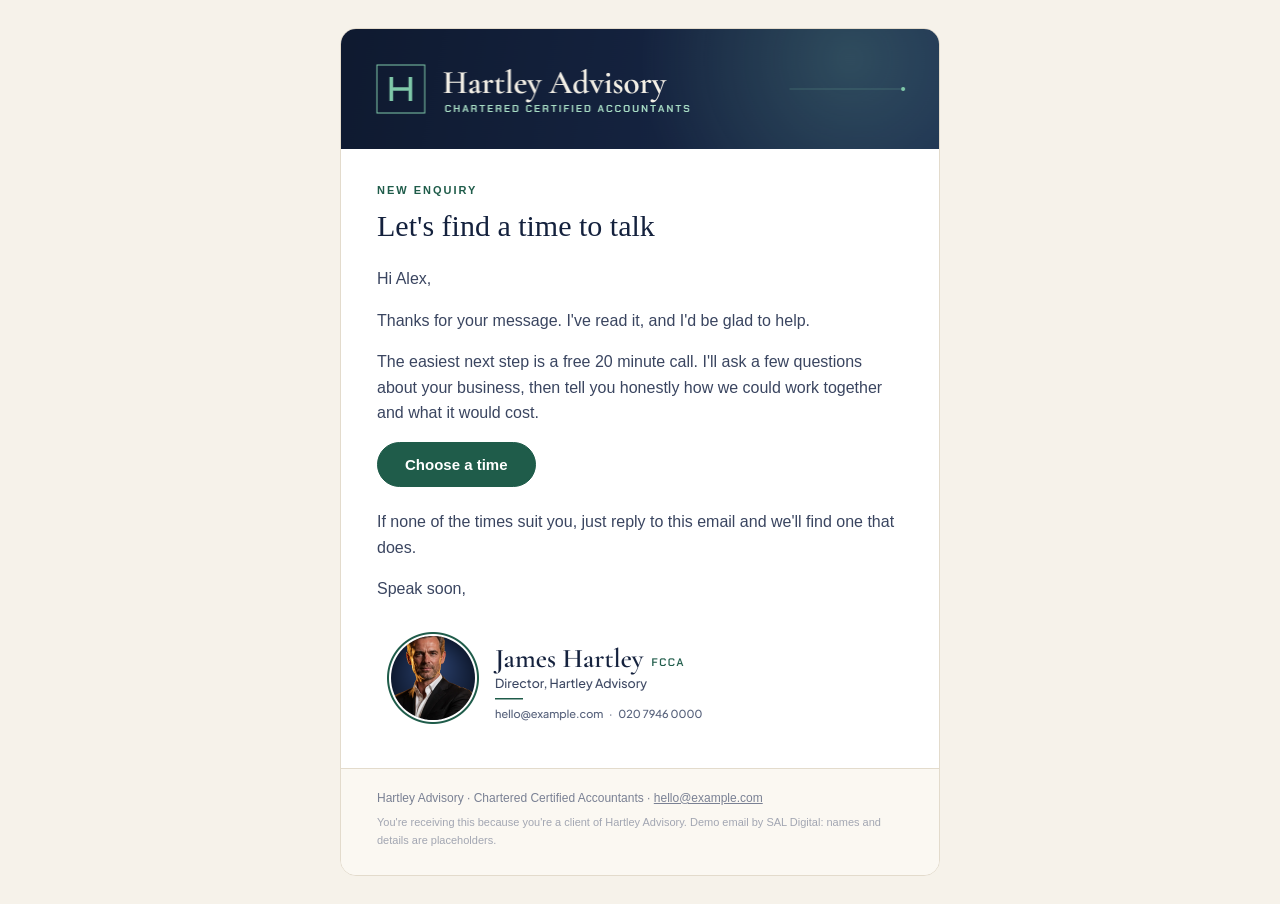
<file: email-previews/01-enquiry.html>
<!doctype html><html><head><meta charset="utf-8"><meta name="viewport" content="width=device-width,initial-scale=1"><title>Thanks for getting in touch, Alex</title></head><body style="margin:0;padding:0;background:#F6F2EA"><div style="display:none;max-height:0;overflow:hidden;opacity:0">Pick a time for a free 20 minute call.</div><table role="presentation" width="100%" cellpadding="0" cellspacing="0" style="background:#F6F2EA"><tr><td align="center" style="padding:28px 12px"><table role="presentation" width="600" cellpadding="0" cellspacing="0" style="width:100%;max-width:600px;background:#FFFFFF;border:1px solid #E3DBCC;border-radius:16px;overflow:hidden"><tr><td style="background:#0F1A30;line-height:0"><img src="../assets/email/header.png" width="600" alt="Hartley Advisory, Chartered Certified Accountants" style="display:block;width:100%;max-width:600px;height:auto;border:0;color:#F3EFE6;font:20px Georgia,serif"></td></tr><tr><td style="padding:34px 36px 30px"><p style="margin:0 0 10px;font:bold 11px/1.4 Arial,Helvetica,sans-serif;letter-spacing:2px;text-transform:uppercase;color:#1F5C4A">New enquiry</p><h1 style="margin:0 0 22px;font:normal 30px/1.2 Georgia,'Times New Roman',serif;color:#14213D">Let's find a time to talk</h1><p style="margin:0 0 16px;font:16px/1.6 Arial,Helvetica,sans-serif;color:#3A4560">Hi Alex,</p><p style="margin:0 0 16px;font:16px/1.6 Arial,Helvetica,sans-serif;color:#3A4560">Thanks for your message. I've read it, and I'd be glad to help.</p><p style="margin:0 0 16px;font:16px/1.6 Arial,Helvetica,sans-serif;color:#3A4560">The easiest next step is a free 20 minute call. I'll ask a few questions about your business, then tell you honestly how we could work together and what it would cost.</p><table role="presentation" cellpadding="0" cellspacing="0" style="margin:6px 0 22px"><tr><td style="border-radius:999px;background:#1F5C4A;color:#FFFFFF;border:1px solid #1F5C4A"><a href="https://imsal007.github.io/Accontants-demo-automation-website-/#book" style="display:inline-block;padding:13px 26px;font:bold 15px/1 Arial,Helvetica,sans-serif;text-decoration:none;border-radius:999px;background:#1F5C4A;color:#FFFFFF;border:1px solid #1F5C4A">Choose a time</a></td></tr></table><p style="margin:0 0 16px;font:16px/1.6 Arial,Helvetica,sans-serif;color:#3A4560">If none of the times suit you, just reply to this email and we'll find one that does.</p><p style="margin:0 0 16px;font:16px/1.6 Arial,Helvetica,sans-serif;color:#3A4560">Speak soon,</p><a href="https://imsal007.github.io/Accontants-demo-automation-website-/" style="text-decoration:none"><img src="../assets/email/signature.png" width="520" alt="James Hartley FCCA, Director, Hartley Advisory. hello@example.com, 020 7946 0000" style="display:block;width:100%;max-width:520px;height:auto;border:0;margin:6px 0 0"></a></td></tr><tr><td style="padding:20px 36px 26px;border-top:1px solid #E3DBCC;background:#FBF8F2"><p style="margin:0 0 6px;font:12px/1.6 Arial,Helvetica,sans-serif;color:#7A8194">Hartley Advisory &middot; Chartered Certified Accountants &middot; <a href="mailto:hello@example.com" style="color:#7A8194">hello@example.com</a></p><p style="margin:0;font:11px/1.6 Arial,Helvetica,sans-serif;color:#A2A6B2">You're receiving this because you're a client of Hartley Advisory. Demo email by SAL Digital: names and details are placeholders.</p></td></tr></table></td></tr></table></body></html>
</file>
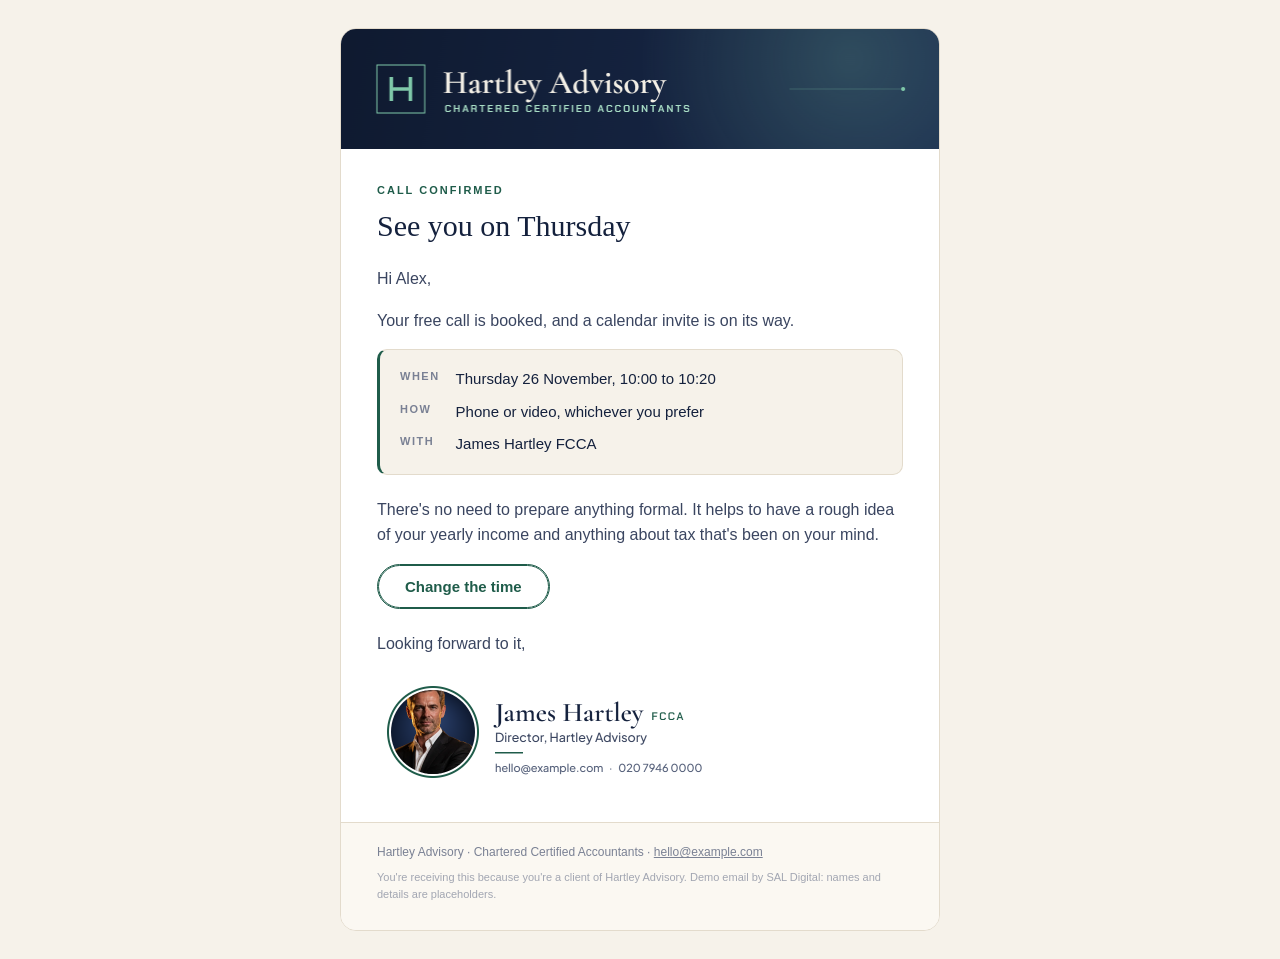
<file: email-previews/02-booked.html>
<!doctype html><html><head><meta charset="utf-8"><meta name="viewport" content="width=device-width,initial-scale=1"><title>You're booked in for Thursday at 10am</title></head><body style="margin:0;padding:0;background:#F6F2EA"><div style="display:none;max-height:0;overflow:hidden;opacity:0">Your free call with James Hartley is confirmed.</div><table role="presentation" width="100%" cellpadding="0" cellspacing="0" style="background:#F6F2EA"><tr><td align="center" style="padding:28px 12px"><table role="presentation" width="600" cellpadding="0" cellspacing="0" style="width:100%;max-width:600px;background:#FFFFFF;border:1px solid #E3DBCC;border-radius:16px;overflow:hidden"><tr><td style="background:#0F1A30;line-height:0"><img src="../assets/email/header.png" width="600" alt="Hartley Advisory, Chartered Certified Accountants" style="display:block;width:100%;max-width:600px;height:auto;border:0;color:#F3EFE6;font:20px Georgia,serif"></td></tr><tr><td style="padding:34px 36px 30px"><p style="margin:0 0 10px;font:bold 11px/1.4 Arial,Helvetica,sans-serif;letter-spacing:2px;text-transform:uppercase;color:#1F5C4A">Call confirmed</p><h1 style="margin:0 0 22px;font:normal 30px/1.2 Georgia,'Times New Roman',serif;color:#14213D">See you on Thursday</h1><p style="margin:0 0 16px;font:16px/1.6 Arial,Helvetica,sans-serif;color:#3A4560">Hi Alex,</p><p style="margin:0 0 16px;font:16px/1.6 Arial,Helvetica,sans-serif;color:#3A4560">Your free call is booked, and a calendar invite is on its way.</p><table role="presentation" width="100%" cellpadding="0" cellspacing="0" style="margin:4px 0 22px"><tr><td style="background:#F6F2EA;border:1px solid #E3DBCC;border-left:3px solid #1F5C4A;border-radius:10px;padding:18px 20px"><table role="presentation" cellpadding="0" cellspacing="0"><tr><td style="padding:0 16px 0 0;vertical-align:top;font:bold 11px/1.6 Arial,Helvetica,sans-serif;letter-spacing:1.5px;text-transform:uppercase;color:#7A8194;white-space:nowrap">When</td><td style="padding:0 0 0;font:15px/1.5 Arial,Helvetica,sans-serif;color:#14213D">Thursday 26 November, 10:00 to 10:20</td></tr><tr><td style="padding:10px 16px 0 0;vertical-align:top;font:bold 11px/1.6 Arial,Helvetica,sans-serif;letter-spacing:1.5px;text-transform:uppercase;color:#7A8194;white-space:nowrap">How</td><td style="padding:10px 0 0;font:15px/1.5 Arial,Helvetica,sans-serif;color:#14213D">Phone or video, whichever you prefer</td></tr><tr><td style="padding:10px 16px 0 0;vertical-align:top;font:bold 11px/1.6 Arial,Helvetica,sans-serif;letter-spacing:1.5px;text-transform:uppercase;color:#7A8194;white-space:nowrap">With</td><td style="padding:10px 0 0;font:15px/1.5 Arial,Helvetica,sans-serif;color:#14213D">James Hartley FCCA</td></tr></table></td></tr></table><p style="margin:0 0 16px;font:16px/1.6 Arial,Helvetica,sans-serif;color:#3A4560">There's no need to prepare anything formal. It helps to have a rough idea of your yearly income and anything about tax that's been on your mind.</p><table role="presentation" cellpadding="0" cellspacing="0" style="margin:6px 0 22px"><tr><td style="border-radius:999px;background:#FFFFFF;color:#1F5C4A;border:1px solid #1F5C4A"><a href="https://imsal007.github.io/Accontants-demo-automation-website-/#book" style="display:inline-block;padding:13px 26px;font:bold 15px/1 Arial,Helvetica,sans-serif;text-decoration:none;border-radius:999px;background:#FFFFFF;color:#1F5C4A;border:1px solid #1F5C4A">Change the time</a></td></tr></table><p style="margin:0 0 16px;font:16px/1.6 Arial,Helvetica,sans-serif;color:#3A4560">Looking forward to it,</p><a href="https://imsal007.github.io/Accontants-demo-automation-website-/" style="text-decoration:none"><img src="../assets/email/signature.png" width="520" alt="James Hartley FCCA, Director, Hartley Advisory. hello@example.com, 020 7946 0000" style="display:block;width:100%;max-width:520px;height:auto;border:0;margin:6px 0 0"></a></td></tr><tr><td style="padding:20px 36px 26px;border-top:1px solid #E3DBCC;background:#FBF8F2"><p style="margin:0 0 6px;font:12px/1.6 Arial,Helvetica,sans-serif;color:#7A8194">Hartley Advisory &middot; Chartered Certified Accountants &middot; <a href="mailto:hello@example.com" style="color:#7A8194">hello@example.com</a></p><p style="margin:0;font:11px/1.6 Arial,Helvetica,sans-serif;color:#A2A6B2">You're receiving this because you're a client of Hartley Advisory. Demo email by SAL Digital: names and details are placeholders.</p></td></tr></table></td></tr></table></body></html>
</file>
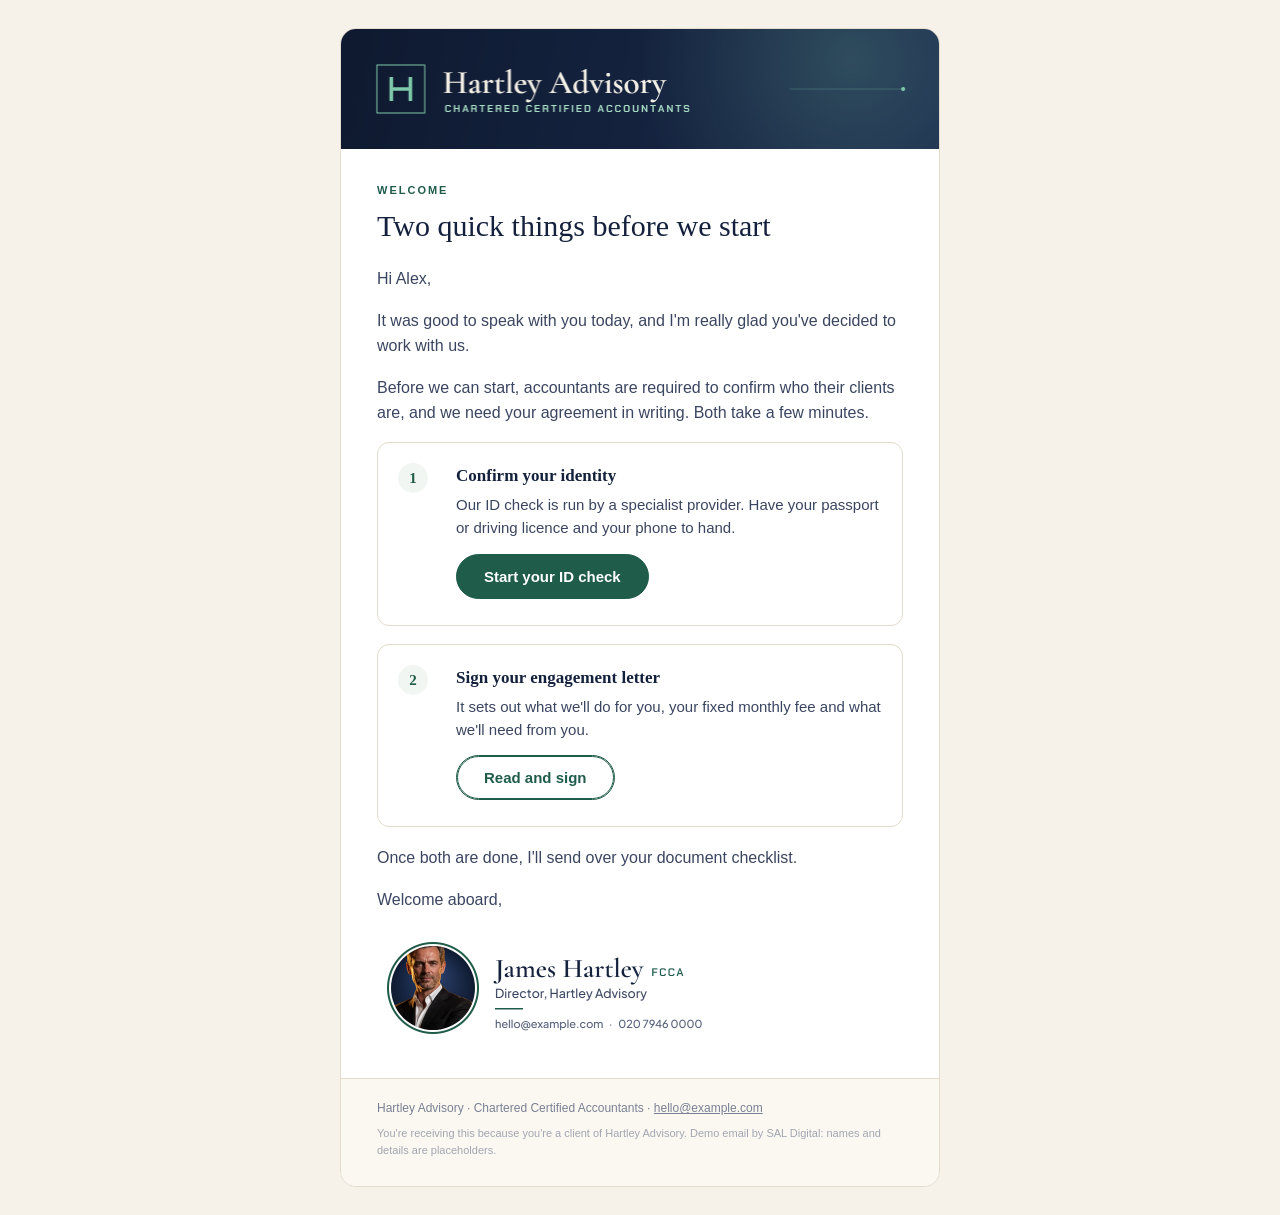
<file: email-previews/03-welcome.html>
<!doctype html><html><head><meta charset="utf-8"><meta name="viewport" content="width=device-width,initial-scale=1"><title>Welcome to Hartley Advisory, Alex</title></head><body style="margin:0;padding:0;background:#F6F2EA"><div style="display:none;max-height:0;overflow:hidden;opacity:0">Two quick things before we start: your ID check and engagement letter.</div><table role="presentation" width="100%" cellpadding="0" cellspacing="0" style="background:#F6F2EA"><tr><td align="center" style="padding:28px 12px"><table role="presentation" width="600" cellpadding="0" cellspacing="0" style="width:100%;max-width:600px;background:#FFFFFF;border:1px solid #E3DBCC;border-radius:16px;overflow:hidden"><tr><td style="background:#0F1A30;line-height:0"><img src="../assets/email/header.png" width="600" alt="Hartley Advisory, Chartered Certified Accountants" style="display:block;width:100%;max-width:600px;height:auto;border:0;color:#F3EFE6;font:20px Georgia,serif"></td></tr><tr><td style="padding:34px 36px 30px"><p style="margin:0 0 10px;font:bold 11px/1.4 Arial,Helvetica,sans-serif;letter-spacing:2px;text-transform:uppercase;color:#1F5C4A">Welcome</p><h1 style="margin:0 0 22px;font:normal 30px/1.2 Georgia,'Times New Roman',serif;color:#14213D">Two quick things before we start</h1><p style="margin:0 0 16px;font:16px/1.6 Arial,Helvetica,sans-serif;color:#3A4560">Hi Alex,</p><p style="margin:0 0 16px;font:16px/1.6 Arial,Helvetica,sans-serif;color:#3A4560">It was good to speak with you today, and I'm really glad you've decided to work with us.</p><p style="margin:0 0 16px;font:16px/1.6 Arial,Helvetica,sans-serif;color:#3A4560">Before we can start, accountants are required to confirm who their clients are, and we need your agreement in writing. Both take a few minutes.</p><table role="presentation" width="100%" cellpadding="0" cellspacing="0" style="margin:0 0 18px;border:1px solid #E3DBCC;border-radius:12px"><tr><td style="width:44px;padding:20px 0 20px 20px;vertical-align:top"><span style="display:inline-block;width:30px;height:30px;border-radius:50%;background:#F1F6F3;color:#1F5C4A;font:bold 15px/30px Georgia,serif;text-align:center">1</span></td><td style="padding:20px 20px 4px 14px"><p style="margin:2px 0 6px;font:bold 17px/1.3 Georgia,serif;color:#14213D">Confirm your identity</p><p style="margin:0 0 14px;font:15px/1.55 Arial,Helvetica,sans-serif;color:#3A4560">Our ID check is run by a specialist provider. Have your passport or driving licence and your phone to hand.</p><table role="presentation" cellpadding="0" cellspacing="0" style="margin:6px 0 22px"><tr><td style="border-radius:999px;background:#1F5C4A;color:#FFFFFF;border:1px solid #1F5C4A"><a href="https://imsal007.github.io/Accontants-demo-automation-website-/#faq" style="display:inline-block;padding:13px 26px;font:bold 15px/1 Arial,Helvetica,sans-serif;text-decoration:none;border-radius:999px;background:#1F5C4A;color:#FFFFFF;border:1px solid #1F5C4A">Start your ID check</a></td></tr></table></td></tr></table><table role="presentation" width="100%" cellpadding="0" cellspacing="0" style="margin:0 0 18px;border:1px solid #E3DBCC;border-radius:12px"><tr><td style="width:44px;padding:20px 0 20px 20px;vertical-align:top"><span style="display:inline-block;width:30px;height:30px;border-radius:50%;background:#F1F6F3;color:#1F5C4A;font:bold 15px/30px Georgia,serif;text-align:center">2</span></td><td style="padding:20px 20px 4px 14px"><p style="margin:2px 0 6px;font:bold 17px/1.3 Georgia,serif;color:#14213D">Sign your engagement letter</p><p style="margin:0 0 14px;font:15px/1.55 Arial,Helvetica,sans-serif;color:#3A4560">It sets out what we'll do for you, your fixed monthly fee and what we'll need from you.</p><table role="presentation" cellpadding="0" cellspacing="0" style="margin:6px 0 22px"><tr><td style="border-radius:999px;background:#FFFFFF;color:#1F5C4A;border:1px solid #1F5C4A"><a href="https://imsal007.github.io/Accontants-demo-automation-website-/#services" style="display:inline-block;padding:13px 26px;font:bold 15px/1 Arial,Helvetica,sans-serif;text-decoration:none;border-radius:999px;background:#FFFFFF;color:#1F5C4A;border:1px solid #1F5C4A">Read and sign</a></td></tr></table></td></tr></table><p style="margin:0 0 16px;font:16px/1.6 Arial,Helvetica,sans-serif;color:#3A4560">Once both are done, I'll send over your document checklist.</p><p style="margin:0 0 16px;font:16px/1.6 Arial,Helvetica,sans-serif;color:#3A4560">Welcome aboard,</p><a href="https://imsal007.github.io/Accontants-demo-automation-website-/" style="text-decoration:none"><img src="../assets/email/signature.png" width="520" alt="James Hartley FCCA, Director, Hartley Advisory. hello@example.com, 020 7946 0000" style="display:block;width:100%;max-width:520px;height:auto;border:0;margin:6px 0 0"></a></td></tr><tr><td style="padding:20px 36px 26px;border-top:1px solid #E3DBCC;background:#FBF8F2"><p style="margin:0 0 6px;font:12px/1.6 Arial,Helvetica,sans-serif;color:#7A8194">Hartley Advisory &middot; Chartered Certified Accountants &middot; <a href="mailto:hello@example.com" style="color:#7A8194">hello@example.com</a></p><p style="margin:0;font:11px/1.6 Arial,Helvetica,sans-serif;color:#A2A6B2">You're receiving this because you're a client of Hartley Advisory. Demo email by SAL Digital: names and details are placeholders.</p></td></tr></table></td></tr></table></body></html>
</file>
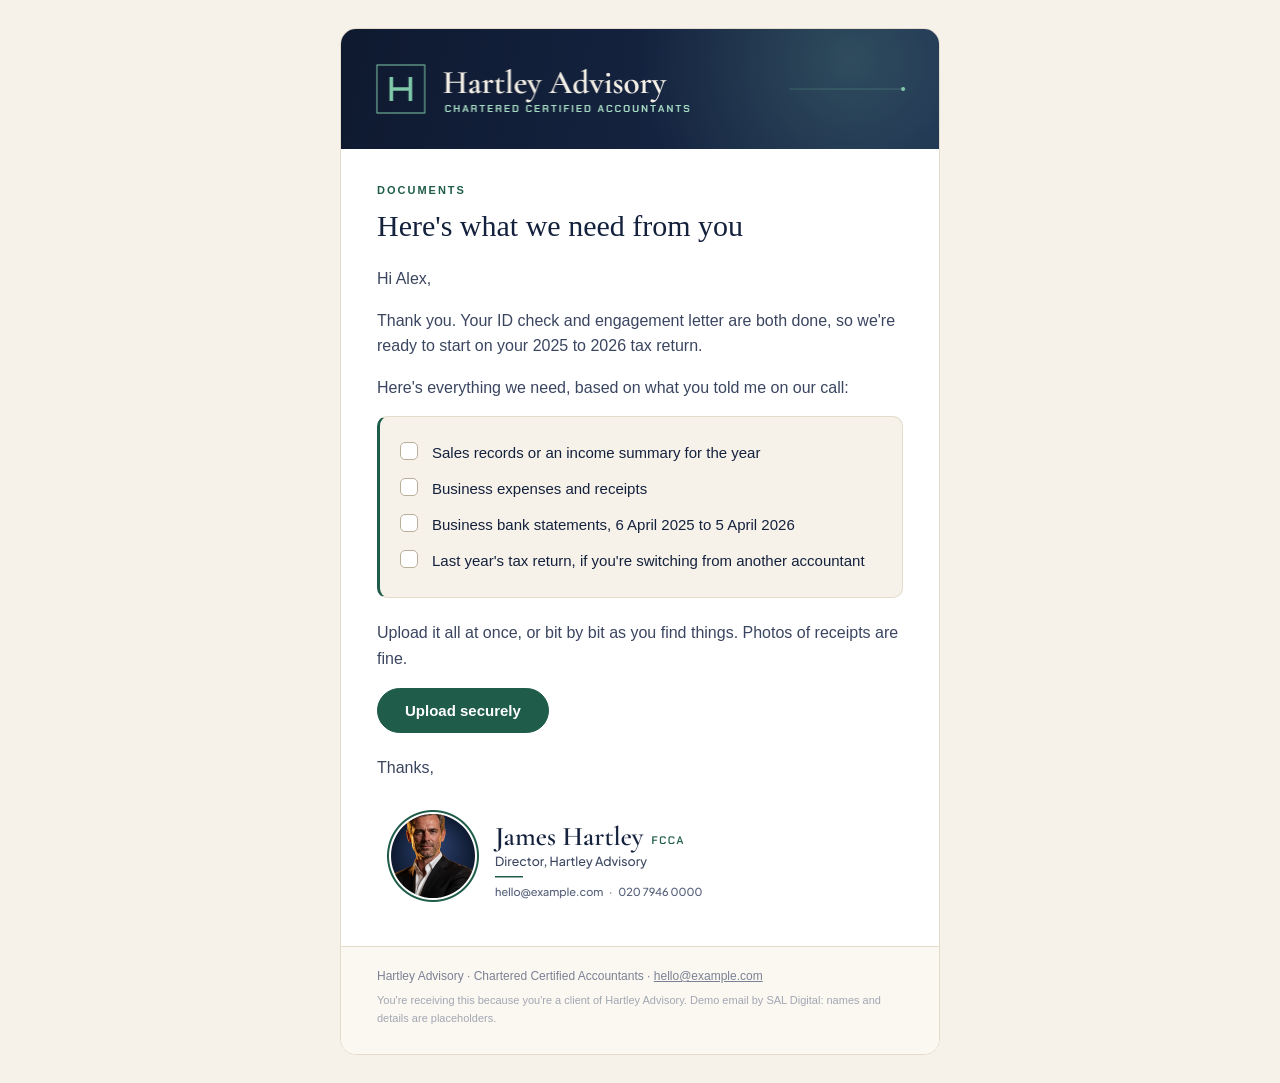
<file: email-previews/04-checklist.html>
<!doctype html><html><head><meta charset="utf-8"><meta name="viewport" content="width=device-width,initial-scale=1"><title>Your document checklist</title></head><body style="margin:0;padding:0;background:#F6F2EA"><div style="display:none;max-height:0;overflow:hidden;opacity:0">Everything we need for your 2025 to 2026 tax return.</div><table role="presentation" width="100%" cellpadding="0" cellspacing="0" style="background:#F6F2EA"><tr><td align="center" style="padding:28px 12px"><table role="presentation" width="600" cellpadding="0" cellspacing="0" style="width:100%;max-width:600px;background:#FFFFFF;border:1px solid #E3DBCC;border-radius:16px;overflow:hidden"><tr><td style="background:#0F1A30;line-height:0"><img src="../assets/email/header.png" width="600" alt="Hartley Advisory, Chartered Certified Accountants" style="display:block;width:100%;max-width:600px;height:auto;border:0;color:#F3EFE6;font:20px Georgia,serif"></td></tr><tr><td style="padding:34px 36px 30px"><p style="margin:0 0 10px;font:bold 11px/1.4 Arial,Helvetica,sans-serif;letter-spacing:2px;text-transform:uppercase;color:#1F5C4A">Documents</p><h1 style="margin:0 0 22px;font:normal 30px/1.2 Georgia,'Times New Roman',serif;color:#14213D">Here's what we need from you</h1><p style="margin:0 0 16px;font:16px/1.6 Arial,Helvetica,sans-serif;color:#3A4560">Hi Alex,</p><p style="margin:0 0 16px;font:16px/1.6 Arial,Helvetica,sans-serif;color:#3A4560">Thank you. Your ID check and engagement letter are both done, so we're ready to start on your 2025 to 2026 tax return.</p><p style="margin:0 0 16px;font:16px/1.6 Arial,Helvetica,sans-serif;color:#3A4560">Here's everything we need, based on what you told me on our call:</p><table role="presentation" width="100%" cellpadding="0" cellspacing="0" style="margin:4px 0 22px"><tr><td style="background:#F6F2EA;border:1px solid #E3DBCC;border-left:3px solid #1F5C4A;border-radius:10px;padding:18px 20px"><table role="presentation" cellpadding="0" cellspacing="0" width="100%"><tr><td style="padding:7px 12px 7px 0;vertical-align:top;width:20px"><span style="display:inline-block;width:16px;height:16px;border-radius:5px;border:1px solid #B9AE99;background:#fff"></span></td><td style="padding:7px 0;font:15px/1.45 Arial,Helvetica,sans-serif;color:#14213D">Sales records or an income summary for the year</td></tr><tr><td style="padding:7px 12px 7px 0;vertical-align:top;width:20px"><span style="display:inline-block;width:16px;height:16px;border-radius:5px;border:1px solid #B9AE99;background:#fff"></span></td><td style="padding:7px 0;font:15px/1.45 Arial,Helvetica,sans-serif;color:#14213D">Business expenses and receipts</td></tr><tr><td style="padding:7px 12px 7px 0;vertical-align:top;width:20px"><span style="display:inline-block;width:16px;height:16px;border-radius:5px;border:1px solid #B9AE99;background:#fff"></span></td><td style="padding:7px 0;font:15px/1.45 Arial,Helvetica,sans-serif;color:#14213D">Business bank statements, 6 April 2025 to 5 April 2026</td></tr><tr><td style="padding:7px 12px 7px 0;vertical-align:top;width:20px"><span style="display:inline-block;width:16px;height:16px;border-radius:5px;border:1px solid #B9AE99;background:#fff"></span></td><td style="padding:7px 0;font:15px/1.45 Arial,Helvetica,sans-serif;color:#14213D">Last year's tax return, if you're switching from another accountant</td></tr></table></td></tr></table><p style="margin:0 0 16px;font:16px/1.6 Arial,Helvetica,sans-serif;color:#3A4560">Upload it all at once, or bit by bit as you find things. Photos of receipts are fine.</p><table role="presentation" cellpadding="0" cellspacing="0" style="margin:6px 0 22px"><tr><td style="border-radius:999px;background:#1F5C4A;color:#FFFFFF;border:1px solid #1F5C4A"><a href="https://imsal007.github.io/Accontants-demo-automation-website-/#chase" style="display:inline-block;padding:13px 26px;font:bold 15px/1 Arial,Helvetica,sans-serif;text-decoration:none;border-radius:999px;background:#1F5C4A;color:#FFFFFF;border:1px solid #1F5C4A">Upload securely</a></td></tr></table><p style="margin:0 0 16px;font:16px/1.6 Arial,Helvetica,sans-serif;color:#3A4560">Thanks,</p><a href="https://imsal007.github.io/Accontants-demo-automation-website-/" style="text-decoration:none"><img src="../assets/email/signature.png" width="520" alt="James Hartley FCCA, Director, Hartley Advisory. hello@example.com, 020 7946 0000" style="display:block;width:100%;max-width:520px;height:auto;border:0;margin:6px 0 0"></a></td></tr><tr><td style="padding:20px 36px 26px;border-top:1px solid #E3DBCC;background:#FBF8F2"><p style="margin:0 0 6px;font:12px/1.6 Arial,Helvetica,sans-serif;color:#7A8194">Hartley Advisory &middot; Chartered Certified Accountants &middot; <a href="mailto:hello@example.com" style="color:#7A8194">hello@example.com</a></p><p style="margin:0;font:11px/1.6 Arial,Helvetica,sans-serif;color:#A2A6B2">You're receiving this because you're a client of Hartley Advisory. Demo email by SAL Digital: names and details are placeholders.</p></td></tr></table></td></tr></table></body></html>
</file>
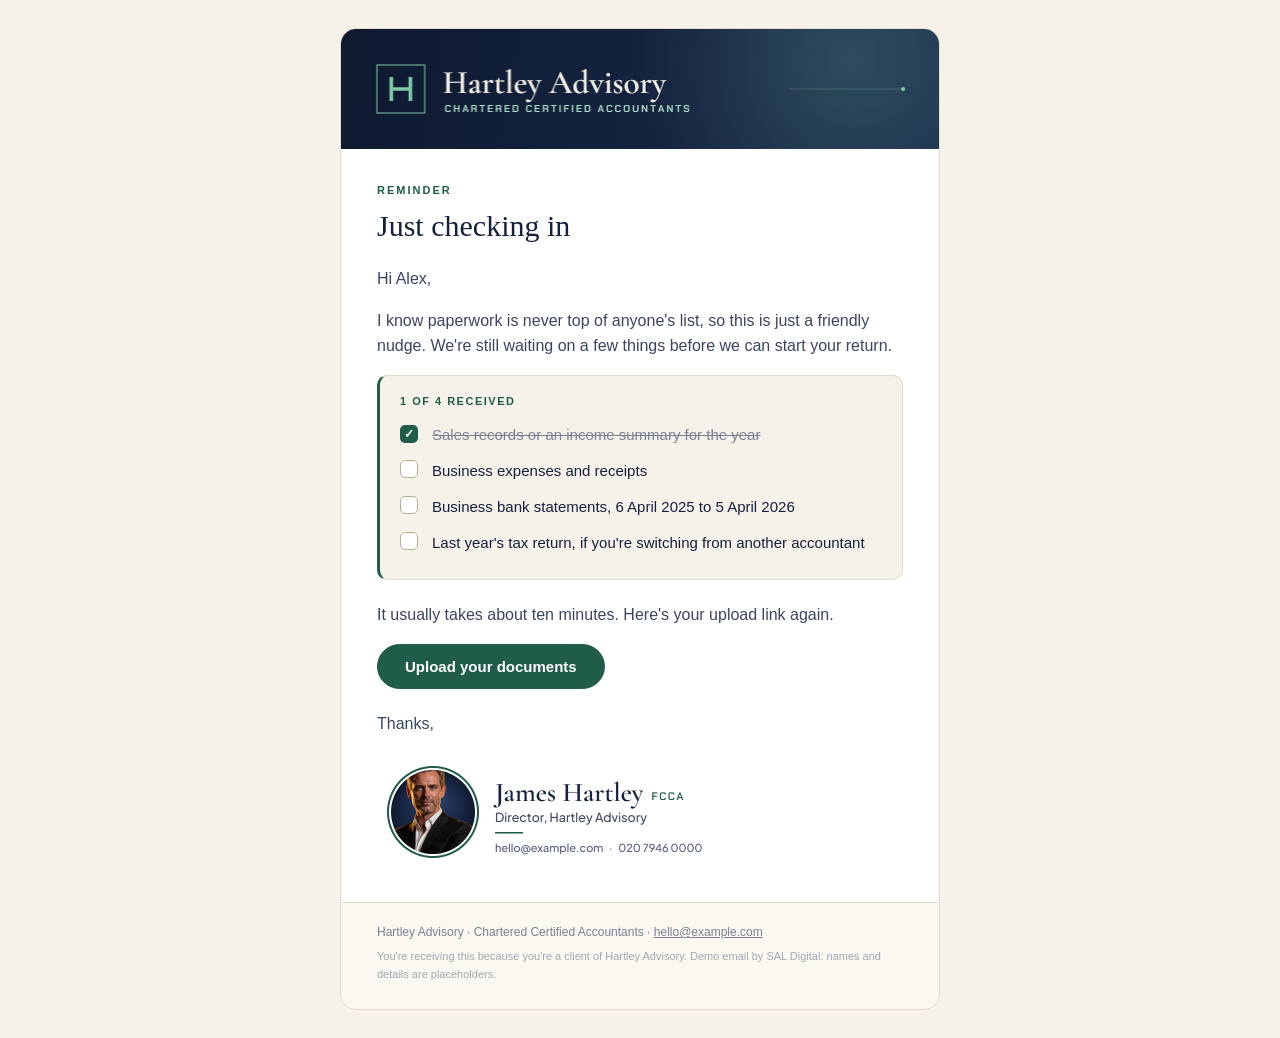
<file: email-previews/05-nudge.html>
<!doctype html><html><head><meta charset="utf-8"><meta name="viewport" content="width=device-width,initial-scale=1"><title>A quick nudge on your documents</title></head><body style="margin:0;padding:0;background:#F6F2EA"><div style="display:none;max-height:0;overflow:hidden;opacity:0">We're still waiting on a few things before we can start.</div><table role="presentation" width="100%" cellpadding="0" cellspacing="0" style="background:#F6F2EA"><tr><td align="center" style="padding:28px 12px"><table role="presentation" width="600" cellpadding="0" cellspacing="0" style="width:100%;max-width:600px;background:#FFFFFF;border:1px solid #E3DBCC;border-radius:16px;overflow:hidden"><tr><td style="background:#0F1A30;line-height:0"><img src="../assets/email/header.png" width="600" alt="Hartley Advisory, Chartered Certified Accountants" style="display:block;width:100%;max-width:600px;height:auto;border:0;color:#F3EFE6;font:20px Georgia,serif"></td></tr><tr><td style="padding:34px 36px 30px"><p style="margin:0 0 10px;font:bold 11px/1.4 Arial,Helvetica,sans-serif;letter-spacing:2px;text-transform:uppercase;color:#1F5C4A">Reminder</p><h1 style="margin:0 0 22px;font:normal 30px/1.2 Georgia,'Times New Roman',serif;color:#14213D">Just checking in</h1><p style="margin:0 0 16px;font:16px/1.6 Arial,Helvetica,sans-serif;color:#3A4560">Hi Alex,</p><p style="margin:0 0 16px;font:16px/1.6 Arial,Helvetica,sans-serif;color:#3A4560">I know paperwork is never top of anyone's list, so this is just a friendly nudge. We're still waiting on a few things before we can start your return.</p><table role="presentation" width="100%" cellpadding="0" cellspacing="0" style="margin:4px 0 22px"><tr><td style="background:#F6F2EA;border:1px solid #E3DBCC;border-left:3px solid #1F5C4A;border-radius:10px;padding:18px 20px"><p style="margin:0 0 8px;font:bold 11px/1.4 Arial,Helvetica,sans-serif;letter-spacing:1.5px;text-transform:uppercase;color:#1F5C4A">1 of 4 received</p><table role="presentation" cellpadding="0" cellspacing="0" width="100%"><tr><td style="padding:7px 12px 7px 0;vertical-align:top;width:20px"><span style="display:inline-block;width:18px;height:18px;border-radius:5px;background:#1F5C4A;color:#fff;font:bold 12px/18px Arial;text-align:center">&#10003;</span></td><td style="padding:7px 0;font:15px/1.45 Arial,Helvetica,sans-serif;color:#7A8194;text-decoration:line-through">Sales records or an income summary for the year</td></tr><tr><td style="padding:7px 12px 7px 0;vertical-align:top;width:20px"><span style="display:inline-block;width:16px;height:16px;border-radius:5px;border:1px solid #B9AE99;background:#fff"></span></td><td style="padding:7px 0;font:15px/1.45 Arial,Helvetica,sans-serif;color:#14213D">Business expenses and receipts</td></tr><tr><td style="padding:7px 12px 7px 0;vertical-align:top;width:20px"><span style="display:inline-block;width:16px;height:16px;border-radius:5px;border:1px solid #B9AE99;background:#fff"></span></td><td style="padding:7px 0;font:15px/1.45 Arial,Helvetica,sans-serif;color:#14213D">Business bank statements, 6 April 2025 to 5 April 2026</td></tr><tr><td style="padding:7px 12px 7px 0;vertical-align:top;width:20px"><span style="display:inline-block;width:16px;height:16px;border-radius:5px;border:1px solid #B9AE99;background:#fff"></span></td><td style="padding:7px 0;font:15px/1.45 Arial,Helvetica,sans-serif;color:#14213D">Last year's tax return, if you're switching from another accountant</td></tr></table></td></tr></table><p style="margin:0 0 16px;font:16px/1.6 Arial,Helvetica,sans-serif;color:#3A4560">It usually takes about ten minutes. Here's your upload link again.</p><table role="presentation" cellpadding="0" cellspacing="0" style="margin:6px 0 22px"><tr><td style="border-radius:999px;background:#1F5C4A;color:#FFFFFF;border:1px solid #1F5C4A"><a href="https://imsal007.github.io/Accontants-demo-automation-website-/#chase" style="display:inline-block;padding:13px 26px;font:bold 15px/1 Arial,Helvetica,sans-serif;text-decoration:none;border-radius:999px;background:#1F5C4A;color:#FFFFFF;border:1px solid #1F5C4A">Upload your documents</a></td></tr></table><p style="margin:0 0 16px;font:16px/1.6 Arial,Helvetica,sans-serif;color:#3A4560">Thanks,</p><a href="https://imsal007.github.io/Accontants-demo-automation-website-/" style="text-decoration:none"><img src="../assets/email/signature.png" width="520" alt="James Hartley FCCA, Director, Hartley Advisory. hello@example.com, 020 7946 0000" style="display:block;width:100%;max-width:520px;height:auto;border:0;margin:6px 0 0"></a></td></tr><tr><td style="padding:20px 36px 26px;border-top:1px solid #E3DBCC;background:#FBF8F2"><p style="margin:0 0 6px;font:12px/1.6 Arial,Helvetica,sans-serif;color:#7A8194">Hartley Advisory &middot; Chartered Certified Accountants &middot; <a href="mailto:hello@example.com" style="color:#7A8194">hello@example.com</a></p><p style="margin:0;font:11px/1.6 Arial,Helvetica,sans-serif;color:#A2A6B2">You're receiving this because you're a client of Hartley Advisory. Demo email by SAL Digital: names and details are placeholders.</p></td></tr></table></td></tr></table></body></html>
</file>
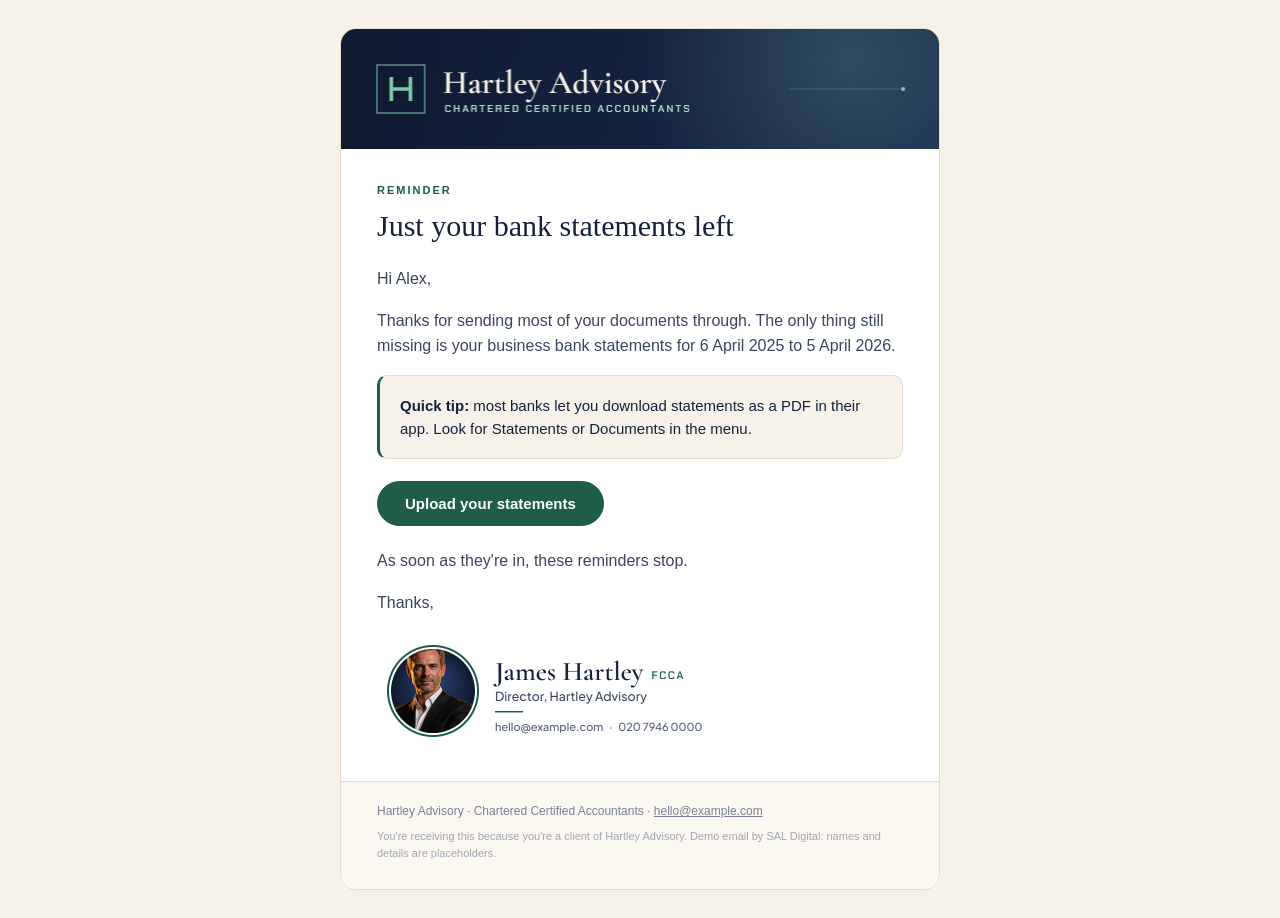
<file: email-previews/06-nearly.html>
<!doctype html><html><head><meta charset="utf-8"><meta name="viewport" content="width=device-width,initial-scale=1"><title>Nearly there, Alex</title></head><body style="margin:0;padding:0;background:#F6F2EA"><div style="display:none;max-height:0;overflow:hidden;opacity:0">Just your bank statements left.</div><table role="presentation" width="100%" cellpadding="0" cellspacing="0" style="background:#F6F2EA"><tr><td align="center" style="padding:28px 12px"><table role="presentation" width="600" cellpadding="0" cellspacing="0" style="width:100%;max-width:600px;background:#FFFFFF;border:1px solid #E3DBCC;border-radius:16px;overflow:hidden"><tr><td style="background:#0F1A30;line-height:0"><img src="../assets/email/header.png" width="600" alt="Hartley Advisory, Chartered Certified Accountants" style="display:block;width:100%;max-width:600px;height:auto;border:0;color:#F3EFE6;font:20px Georgia,serif"></td></tr><tr><td style="padding:34px 36px 30px"><p style="margin:0 0 10px;font:bold 11px/1.4 Arial,Helvetica,sans-serif;letter-spacing:2px;text-transform:uppercase;color:#1F5C4A">Reminder</p><h1 style="margin:0 0 22px;font:normal 30px/1.2 Georgia,'Times New Roman',serif;color:#14213D">Just your bank statements left</h1><p style="margin:0 0 16px;font:16px/1.6 Arial,Helvetica,sans-serif;color:#3A4560">Hi Alex,</p><p style="margin:0 0 16px;font:16px/1.6 Arial,Helvetica,sans-serif;color:#3A4560">Thanks for sending most of your documents through. The only thing still missing is your business bank statements for 6 April 2025 to 5 April 2026.</p><table role="presentation" width="100%" cellpadding="0" cellspacing="0" style="margin:4px 0 22px"><tr><td style="background:#F6F2EA;border:1px solid #E3DBCC;border-left:3px solid #1F5C4A;border-radius:10px;padding:18px 20px"><p style="margin:0;font:15px/1.55 Arial,Helvetica,sans-serif;color:#14213D"><b>Quick tip:</b> most banks let you download statements as a PDF in their app. Look for Statements or Documents in the menu.</p></td></tr></table><table role="presentation" cellpadding="0" cellspacing="0" style="margin:6px 0 22px"><tr><td style="border-radius:999px;background:#1F5C4A;color:#FFFFFF;border:1px solid #1F5C4A"><a href="https://imsal007.github.io/Accontants-demo-automation-website-/#chase" style="display:inline-block;padding:13px 26px;font:bold 15px/1 Arial,Helvetica,sans-serif;text-decoration:none;border-radius:999px;background:#1F5C4A;color:#FFFFFF;border:1px solid #1F5C4A">Upload your statements</a></td></tr></table><p style="margin:0 0 16px;font:16px/1.6 Arial,Helvetica,sans-serif;color:#3A4560">As soon as they're in, these reminders stop.</p><p style="margin:0 0 16px;font:16px/1.6 Arial,Helvetica,sans-serif;color:#3A4560">Thanks,</p><a href="https://imsal007.github.io/Accontants-demo-automation-website-/" style="text-decoration:none"><img src="../assets/email/signature.png" width="520" alt="James Hartley FCCA, Director, Hartley Advisory. hello@example.com, 020 7946 0000" style="display:block;width:100%;max-width:520px;height:auto;border:0;margin:6px 0 0"></a></td></tr><tr><td style="padding:20px 36px 26px;border-top:1px solid #E3DBCC;background:#FBF8F2"><p style="margin:0 0 6px;font:12px/1.6 Arial,Helvetica,sans-serif;color:#7A8194">Hartley Advisory &middot; Chartered Certified Accountants &middot; <a href="mailto:hello@example.com" style="color:#7A8194">hello@example.com</a></p><p style="margin:0;font:11px/1.6 Arial,Helvetica,sans-serif;color:#A2A6B2">You're receiving this because you're a client of Hartley Advisory. Demo email by SAL Digital: names and details are placeholders.</p></td></tr></table></td></tr></table></body></html>
</file>
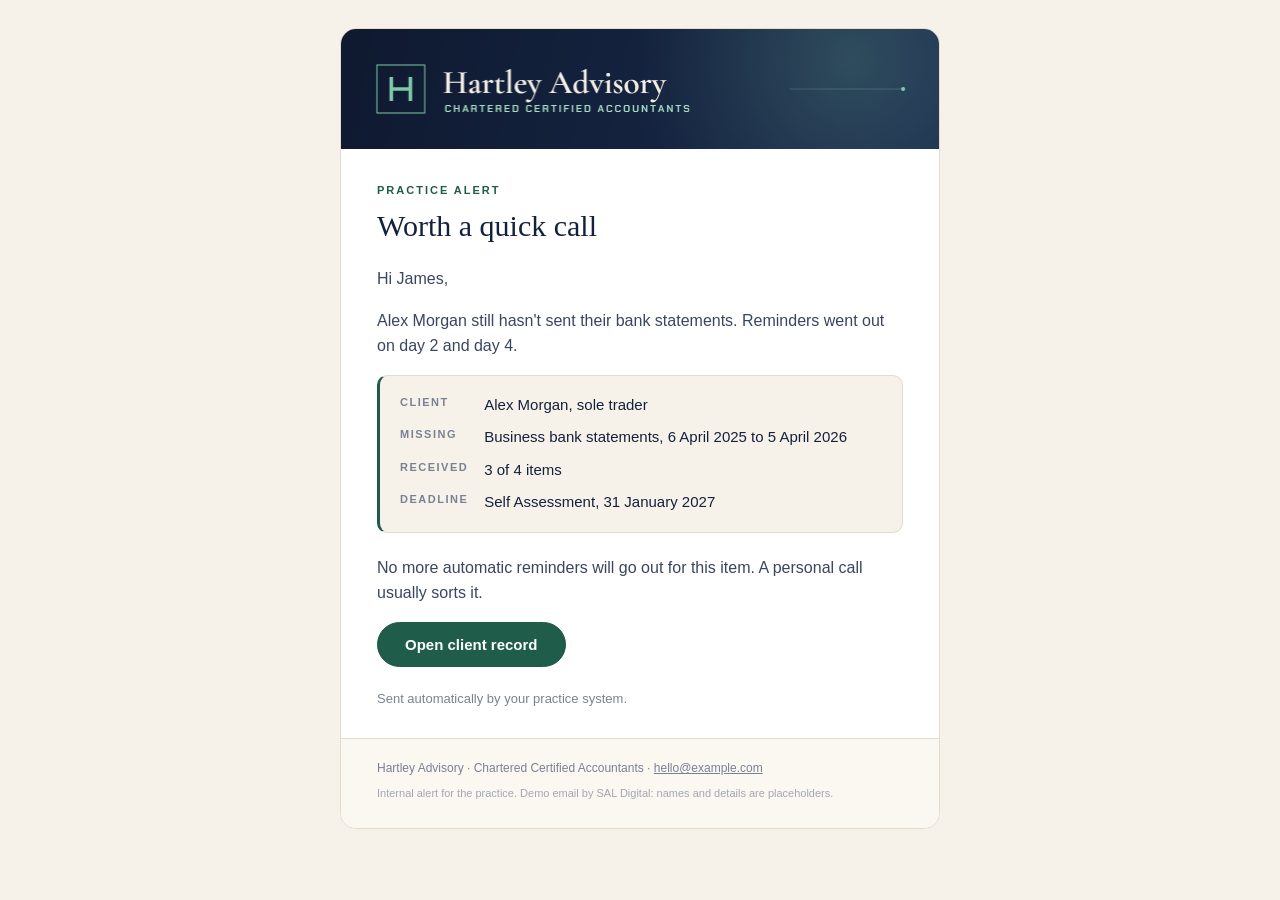
<file: email-previews/07-alert.html>
<!doctype html><html><head><meta charset="utf-8"><meta name="viewport" content="width=device-width,initial-scale=1"><title>Alex Morgan: bank statements still missing after 7 days</title></head><body style="margin:0;padding:0;background:#F6F2EA"><div style="display:none;max-height:0;overflow:hidden;opacity:0">Reminders went out on day 2 and day 4. Worth a quick call.</div><table role="presentation" width="100%" cellpadding="0" cellspacing="0" style="background:#F6F2EA"><tr><td align="center" style="padding:28px 12px"><table role="presentation" width="600" cellpadding="0" cellspacing="0" style="width:100%;max-width:600px;background:#FFFFFF;border:1px solid #E3DBCC;border-radius:16px;overflow:hidden"><tr><td style="background:#0F1A30;line-height:0"><img src="../assets/email/header.png" width="600" alt="Hartley Advisory, Chartered Certified Accountants" style="display:block;width:100%;max-width:600px;height:auto;border:0;color:#F3EFE6;font:20px Georgia,serif"></td></tr><tr><td style="padding:34px 36px 30px"><p style="margin:0 0 10px;font:bold 11px/1.4 Arial,Helvetica,sans-serif;letter-spacing:2px;text-transform:uppercase;color:#1F5C4A">Practice alert</p><h1 style="margin:0 0 22px;font:normal 30px/1.2 Georgia,'Times New Roman',serif;color:#14213D">Worth a quick call</h1><p style="margin:0 0 16px;font:16px/1.6 Arial,Helvetica,sans-serif;color:#3A4560">Hi James,</p><p style="margin:0 0 16px;font:16px/1.6 Arial,Helvetica,sans-serif;color:#3A4560">Alex Morgan still hasn't sent their bank statements. Reminders went out on day 2 and day 4.</p><table role="presentation" width="100%" cellpadding="0" cellspacing="0" style="margin:4px 0 22px"><tr><td style="background:#F6F2EA;border:1px solid #E3DBCC;border-left:3px solid #1F5C4A;border-radius:10px;padding:18px 20px"><table role="presentation" cellpadding="0" cellspacing="0"><tr><td style="padding:0 16px 0 0;vertical-align:top;font:bold 11px/1.6 Arial,Helvetica,sans-serif;letter-spacing:1.5px;text-transform:uppercase;color:#7A8194;white-space:nowrap">Client</td><td style="padding:0 0 0;font:15px/1.5 Arial,Helvetica,sans-serif;color:#14213D">Alex Morgan, sole trader</td></tr><tr><td style="padding:10px 16px 0 0;vertical-align:top;font:bold 11px/1.6 Arial,Helvetica,sans-serif;letter-spacing:1.5px;text-transform:uppercase;color:#7A8194;white-space:nowrap">Missing</td><td style="padding:10px 0 0;font:15px/1.5 Arial,Helvetica,sans-serif;color:#14213D">Business bank statements, 6 April 2025 to 5 April 2026</td></tr><tr><td style="padding:10px 16px 0 0;vertical-align:top;font:bold 11px/1.6 Arial,Helvetica,sans-serif;letter-spacing:1.5px;text-transform:uppercase;color:#7A8194;white-space:nowrap">Received</td><td style="padding:10px 0 0;font:15px/1.5 Arial,Helvetica,sans-serif;color:#14213D">3 of 4 items</td></tr><tr><td style="padding:10px 16px 0 0;vertical-align:top;font:bold 11px/1.6 Arial,Helvetica,sans-serif;letter-spacing:1.5px;text-transform:uppercase;color:#7A8194;white-space:nowrap">Deadline</td><td style="padding:10px 0 0;font:15px/1.5 Arial,Helvetica,sans-serif;color:#14213D">Self Assessment, 31 January 2027</td></tr></table></td></tr></table><p style="margin:0 0 16px;font:16px/1.6 Arial,Helvetica,sans-serif;color:#3A4560">No more automatic reminders will go out for this item. A personal call usually sorts it.</p><table role="presentation" cellpadding="0" cellspacing="0" style="margin:6px 0 22px"><tr><td style="border-radius:999px;background:#1F5C4A;color:#FFFFFF;border:1px solid #1F5C4A"><a href="https://imsal007.github.io/Accontants-demo-automation-website-/#system" style="display:inline-block;padding:13px 26px;font:bold 15px/1 Arial,Helvetica,sans-serif;text-decoration:none;border-radius:999px;background:#1F5C4A;color:#FFFFFF;border:1px solid #1F5C4A">Open client record</a></td></tr></table><p style="margin:8px 0 0;font:13px/1.5 Arial,Helvetica,sans-serif;color:#7A8194">Sent automatically by your practice system.</p></td></tr><tr><td style="padding:20px 36px 26px;border-top:1px solid #E3DBCC;background:#FBF8F2"><p style="margin:0 0 6px;font:12px/1.6 Arial,Helvetica,sans-serif;color:#7A8194">Hartley Advisory &middot; Chartered Certified Accountants &middot; <a href="mailto:hello@example.com" style="color:#7A8194">hello@example.com</a></p><p style="margin:0;font:11px/1.6 Arial,Helvetica,sans-serif;color:#A2A6B2">Internal alert for the practice. Demo email by SAL Digital: names and details are placeholders.</p></td></tr></table></td></tr></table></body></html>
</file>
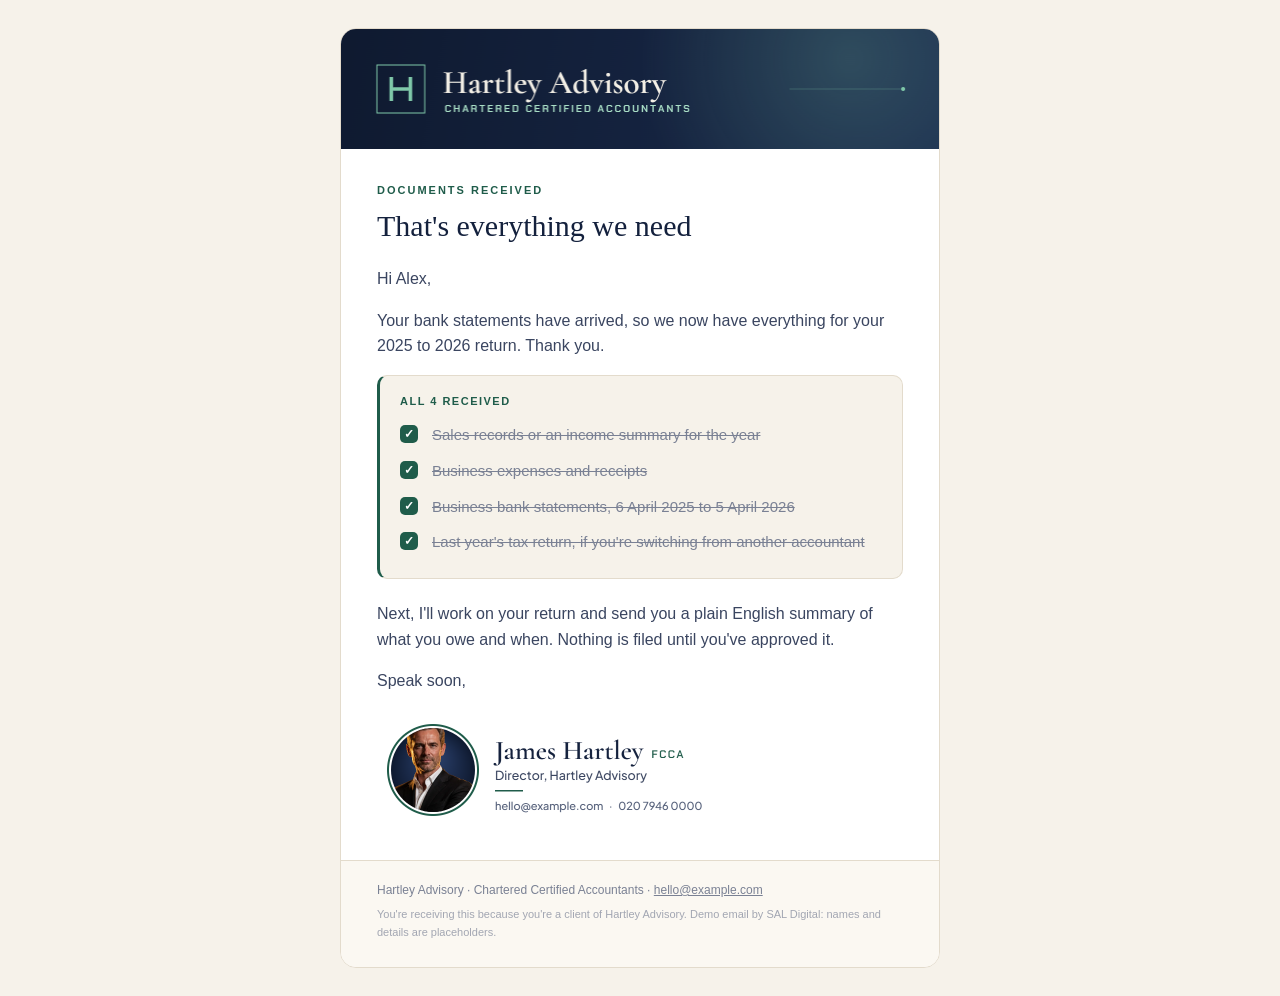
<file: email-previews/08-received.html>
<!doctype html><html><head><meta charset="utf-8"><meta name="viewport" content="width=device-width,initial-scale=1"><title>Got everything, thank you</title></head><body style="margin:0;padding:0;background:#F6F2EA"><div style="display:none;max-height:0;overflow:hidden;opacity:0">We have everything we need for your return.</div><table role="presentation" width="100%" cellpadding="0" cellspacing="0" style="background:#F6F2EA"><tr><td align="center" style="padding:28px 12px"><table role="presentation" width="600" cellpadding="0" cellspacing="0" style="width:100%;max-width:600px;background:#FFFFFF;border:1px solid #E3DBCC;border-radius:16px;overflow:hidden"><tr><td style="background:#0F1A30;line-height:0"><img src="../assets/email/header.png" width="600" alt="Hartley Advisory, Chartered Certified Accountants" style="display:block;width:100%;max-width:600px;height:auto;border:0;color:#F3EFE6;font:20px Georgia,serif"></td></tr><tr><td style="padding:34px 36px 30px"><p style="margin:0 0 10px;font:bold 11px/1.4 Arial,Helvetica,sans-serif;letter-spacing:2px;text-transform:uppercase;color:#1F5C4A">Documents received</p><h1 style="margin:0 0 22px;font:normal 30px/1.2 Georgia,'Times New Roman',serif;color:#14213D">That's everything we need</h1><p style="margin:0 0 16px;font:16px/1.6 Arial,Helvetica,sans-serif;color:#3A4560">Hi Alex,</p><p style="margin:0 0 16px;font:16px/1.6 Arial,Helvetica,sans-serif;color:#3A4560">Your bank statements have arrived, so we now have everything for your 2025 to 2026 return. Thank you.</p><table role="presentation" width="100%" cellpadding="0" cellspacing="0" style="margin:4px 0 22px"><tr><td style="background:#F6F2EA;border:1px solid #E3DBCC;border-left:3px solid #1F5C4A;border-radius:10px;padding:18px 20px"><p style="margin:0 0 8px;font:bold 11px/1.4 Arial,Helvetica,sans-serif;letter-spacing:1.5px;text-transform:uppercase;color:#1F5C4A">All 4 received</p><table role="presentation" cellpadding="0" cellspacing="0" width="100%"><tr><td style="padding:7px 12px 7px 0;vertical-align:top;width:20px"><span style="display:inline-block;width:18px;height:18px;border-radius:5px;background:#1F5C4A;color:#fff;font:bold 12px/18px Arial;text-align:center">&#10003;</span></td><td style="padding:7px 0;font:15px/1.45 Arial,Helvetica,sans-serif;color:#7A8194;text-decoration:line-through">Sales records or an income summary for the year</td></tr><tr><td style="padding:7px 12px 7px 0;vertical-align:top;width:20px"><span style="display:inline-block;width:18px;height:18px;border-radius:5px;background:#1F5C4A;color:#fff;font:bold 12px/18px Arial;text-align:center">&#10003;</span></td><td style="padding:7px 0;font:15px/1.45 Arial,Helvetica,sans-serif;color:#7A8194;text-decoration:line-through">Business expenses and receipts</td></tr><tr><td style="padding:7px 12px 7px 0;vertical-align:top;width:20px"><span style="display:inline-block;width:18px;height:18px;border-radius:5px;background:#1F5C4A;color:#fff;font:bold 12px/18px Arial;text-align:center">&#10003;</span></td><td style="padding:7px 0;font:15px/1.45 Arial,Helvetica,sans-serif;color:#7A8194;text-decoration:line-through">Business bank statements, 6 April 2025 to 5 April 2026</td></tr><tr><td style="padding:7px 12px 7px 0;vertical-align:top;width:20px"><span style="display:inline-block;width:18px;height:18px;border-radius:5px;background:#1F5C4A;color:#fff;font:bold 12px/18px Arial;text-align:center">&#10003;</span></td><td style="padding:7px 0;font:15px/1.45 Arial,Helvetica,sans-serif;color:#7A8194;text-decoration:line-through">Last year's tax return, if you're switching from another accountant</td></tr></table></td></tr></table><p style="margin:0 0 16px;font:16px/1.6 Arial,Helvetica,sans-serif;color:#3A4560">Next, I'll work on your return and send you a plain English summary of what you owe and when. Nothing is filed until you've approved it.</p><p style="margin:0 0 16px;font:16px/1.6 Arial,Helvetica,sans-serif;color:#3A4560">Speak soon,</p><a href="https://imsal007.github.io/Accontants-demo-automation-website-/" style="text-decoration:none"><img src="../assets/email/signature.png" width="520" alt="James Hartley FCCA, Director, Hartley Advisory. hello@example.com, 020 7946 0000" style="display:block;width:100%;max-width:520px;height:auto;border:0;margin:6px 0 0"></a></td></tr><tr><td style="padding:20px 36px 26px;border-top:1px solid #E3DBCC;background:#FBF8F2"><p style="margin:0 0 6px;font:12px/1.6 Arial,Helvetica,sans-serif;color:#7A8194">Hartley Advisory &middot; Chartered Certified Accountants &middot; <a href="mailto:hello@example.com" style="color:#7A8194">hello@example.com</a></p><p style="margin:0;font:11px/1.6 Arial,Helvetica,sans-serif;color:#A2A6B2">You're receiving this because you're a client of Hartley Advisory. Demo email by SAL Digital: names and details are placeholders.</p></td></tr></table></td></tr></table></body></html>
</file>
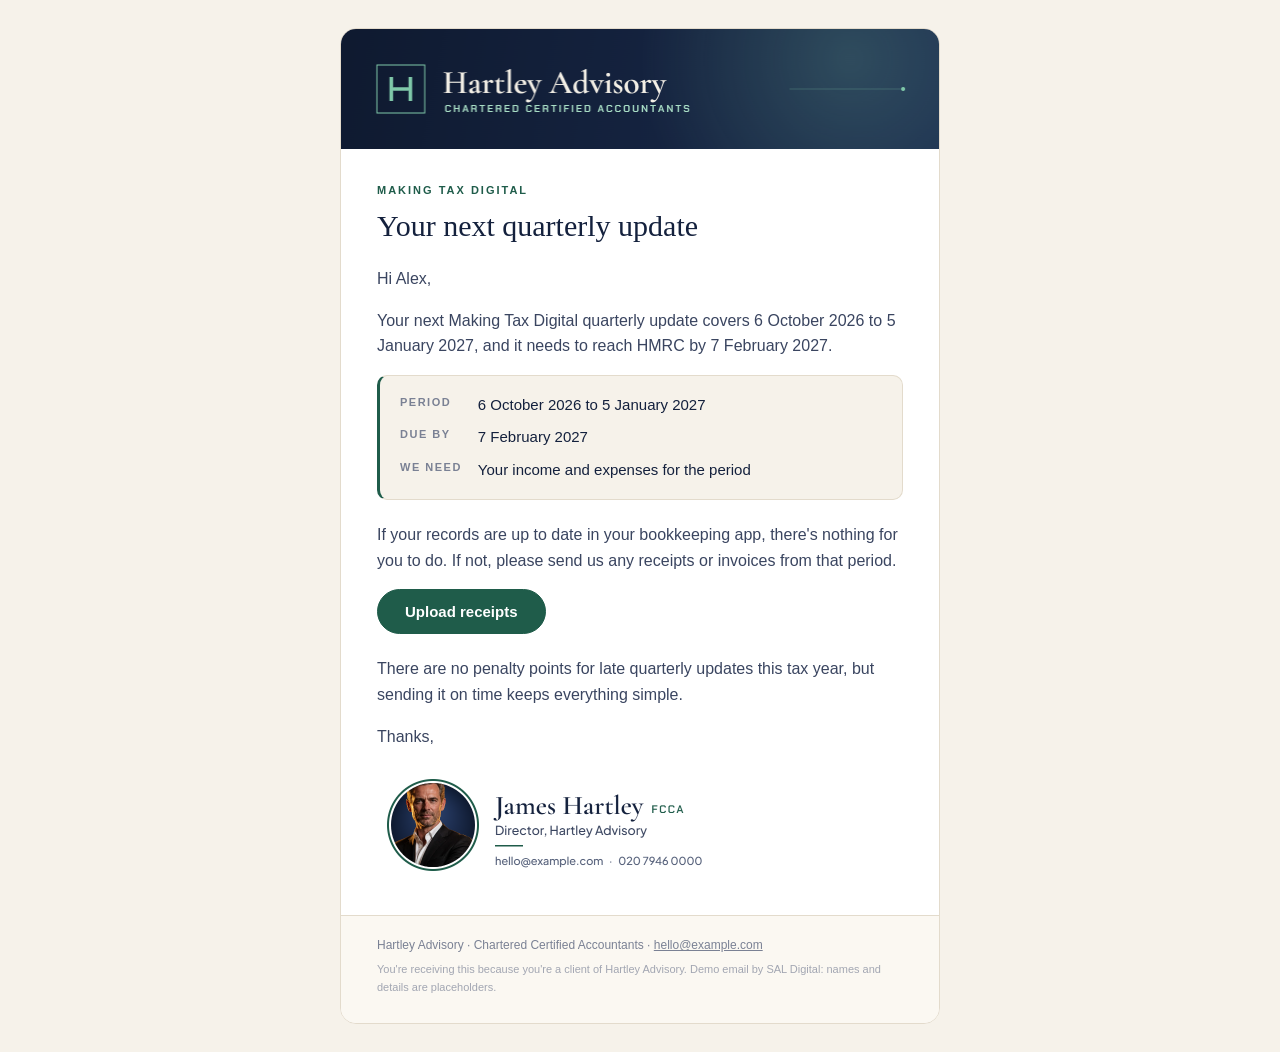
<file: email-previews/09-quarterly.html>
<!doctype html><html><head><meta charset="utf-8"><meta name="viewport" content="width=device-width,initial-scale=1"><title>Your quarterly update is due on 7 February</title></head><body style="margin:0;padding:0;background:#F6F2EA"><div style="display:none;max-height:0;overflow:hidden;opacity:0">Making Tax Digital: 6 October to 5 January.</div><table role="presentation" width="100%" cellpadding="0" cellspacing="0" style="background:#F6F2EA"><tr><td align="center" style="padding:28px 12px"><table role="presentation" width="600" cellpadding="0" cellspacing="0" style="width:100%;max-width:600px;background:#FFFFFF;border:1px solid #E3DBCC;border-radius:16px;overflow:hidden"><tr><td style="background:#0F1A30;line-height:0"><img src="../assets/email/header.png" width="600" alt="Hartley Advisory, Chartered Certified Accountants" style="display:block;width:100%;max-width:600px;height:auto;border:0;color:#F3EFE6;font:20px Georgia,serif"></td></tr><tr><td style="padding:34px 36px 30px"><p style="margin:0 0 10px;font:bold 11px/1.4 Arial,Helvetica,sans-serif;letter-spacing:2px;text-transform:uppercase;color:#1F5C4A">Making Tax Digital</p><h1 style="margin:0 0 22px;font:normal 30px/1.2 Georgia,'Times New Roman',serif;color:#14213D">Your next quarterly update</h1><p style="margin:0 0 16px;font:16px/1.6 Arial,Helvetica,sans-serif;color:#3A4560">Hi Alex,</p><p style="margin:0 0 16px;font:16px/1.6 Arial,Helvetica,sans-serif;color:#3A4560">Your next Making Tax Digital quarterly update covers 6 October 2026 to 5 January 2027, and it needs to reach HMRC by 7 February 2027.</p><table role="presentation" width="100%" cellpadding="0" cellspacing="0" style="margin:4px 0 22px"><tr><td style="background:#F6F2EA;border:1px solid #E3DBCC;border-left:3px solid #1F5C4A;border-radius:10px;padding:18px 20px"><table role="presentation" cellpadding="0" cellspacing="0"><tr><td style="padding:0 16px 0 0;vertical-align:top;font:bold 11px/1.6 Arial,Helvetica,sans-serif;letter-spacing:1.5px;text-transform:uppercase;color:#7A8194;white-space:nowrap">Period</td><td style="padding:0 0 0;font:15px/1.5 Arial,Helvetica,sans-serif;color:#14213D">6 October 2026 to 5 January 2027</td></tr><tr><td style="padding:10px 16px 0 0;vertical-align:top;font:bold 11px/1.6 Arial,Helvetica,sans-serif;letter-spacing:1.5px;text-transform:uppercase;color:#7A8194;white-space:nowrap">Due by</td><td style="padding:10px 0 0;font:15px/1.5 Arial,Helvetica,sans-serif;color:#14213D">7 February 2027</td></tr><tr><td style="padding:10px 16px 0 0;vertical-align:top;font:bold 11px/1.6 Arial,Helvetica,sans-serif;letter-spacing:1.5px;text-transform:uppercase;color:#7A8194;white-space:nowrap">We need</td><td style="padding:10px 0 0;font:15px/1.5 Arial,Helvetica,sans-serif;color:#14213D">Your income and expenses for the period</td></tr></table></td></tr></table><p style="margin:0 0 16px;font:16px/1.6 Arial,Helvetica,sans-serif;color:#3A4560">If your records are up to date in your bookkeeping app, there's nothing for you to do. If not, please send us any receipts or invoices from that period.</p><table role="presentation" cellpadding="0" cellspacing="0" style="margin:6px 0 22px"><tr><td style="border-radius:999px;background:#1F5C4A;color:#FFFFFF;border:1px solid #1F5C4A"><a href="https://imsal007.github.io/Accontants-demo-automation-website-/#chase" style="display:inline-block;padding:13px 26px;font:bold 15px/1 Arial,Helvetica,sans-serif;text-decoration:none;border-radius:999px;background:#1F5C4A;color:#FFFFFF;border:1px solid #1F5C4A">Upload receipts</a></td></tr></table><p style="margin:0 0 16px;font:16px/1.6 Arial,Helvetica,sans-serif;color:#3A4560">There are no penalty points for late quarterly updates this tax year, but sending it on time keeps everything simple.</p><p style="margin:0 0 16px;font:16px/1.6 Arial,Helvetica,sans-serif;color:#3A4560">Thanks,</p><a href="https://imsal007.github.io/Accontants-demo-automation-website-/" style="text-decoration:none"><img src="../assets/email/signature.png" width="520" alt="James Hartley FCCA, Director, Hartley Advisory. hello@example.com, 020 7946 0000" style="display:block;width:100%;max-width:520px;height:auto;border:0;margin:6px 0 0"></a></td></tr><tr><td style="padding:20px 36px 26px;border-top:1px solid #E3DBCC;background:#FBF8F2"><p style="margin:0 0 6px;font:12px/1.6 Arial,Helvetica,sans-serif;color:#7A8194">Hartley Advisory &middot; Chartered Certified Accountants &middot; <a href="mailto:hello@example.com" style="color:#7A8194">hello@example.com</a></p><p style="margin:0;font:11px/1.6 Arial,Helvetica,sans-serif;color:#A2A6B2">You're receiving this because you're a client of Hartley Advisory. Demo email by SAL Digital: names and details are placeholders.</p></td></tr></table></td></tr></table></body></html>
</file>
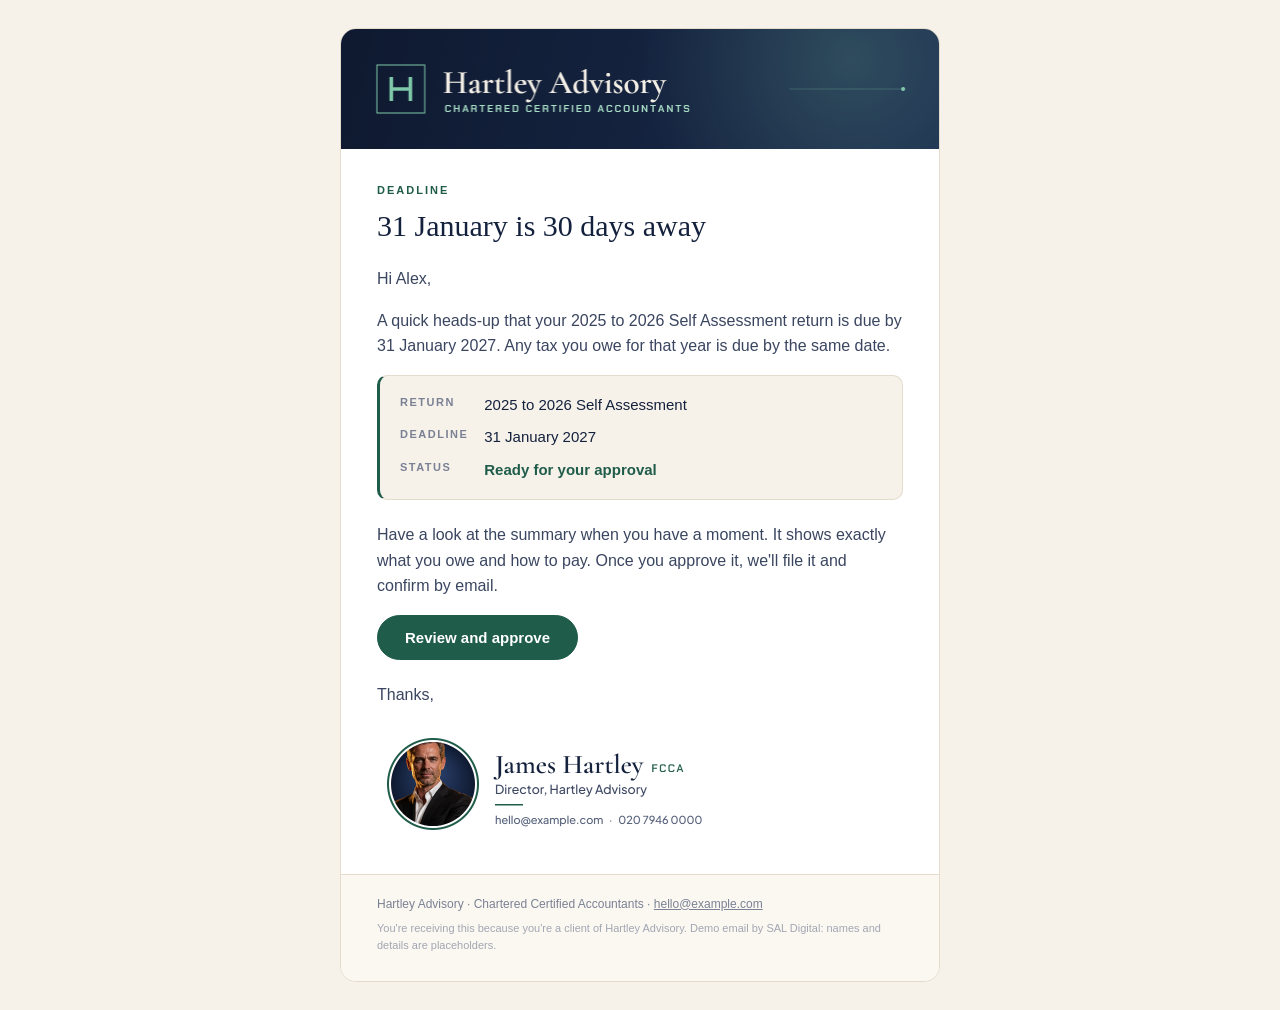
<file: email-previews/10-deadline.html>
<!doctype html><html><head><meta charset="utf-8"><meta name="viewport" content="width=device-width,initial-scale=1"><title>30 days until your tax return deadline</title></head><body style="margin:0;padding:0;background:#F6F2EA"><div style="display:none;max-height:0;overflow:hidden;opacity:0">Your 2025 to 2026 return is ready for you to approve.</div><table role="presentation" width="100%" cellpadding="0" cellspacing="0" style="background:#F6F2EA"><tr><td align="center" style="padding:28px 12px"><table role="presentation" width="600" cellpadding="0" cellspacing="0" style="width:100%;max-width:600px;background:#FFFFFF;border:1px solid #E3DBCC;border-radius:16px;overflow:hidden"><tr><td style="background:#0F1A30;line-height:0"><img src="../assets/email/header.png" width="600" alt="Hartley Advisory, Chartered Certified Accountants" style="display:block;width:100%;max-width:600px;height:auto;border:0;color:#F3EFE6;font:20px Georgia,serif"></td></tr><tr><td style="padding:34px 36px 30px"><p style="margin:0 0 10px;font:bold 11px/1.4 Arial,Helvetica,sans-serif;letter-spacing:2px;text-transform:uppercase;color:#1F5C4A">Deadline</p><h1 style="margin:0 0 22px;font:normal 30px/1.2 Georgia,'Times New Roman',serif;color:#14213D">31 January is 30 days away</h1><p style="margin:0 0 16px;font:16px/1.6 Arial,Helvetica,sans-serif;color:#3A4560">Hi Alex,</p><p style="margin:0 0 16px;font:16px/1.6 Arial,Helvetica,sans-serif;color:#3A4560">A quick heads-up that your 2025 to 2026 Self Assessment return is due by 31 January 2027. Any tax you owe for that year is due by the same date.</p><table role="presentation" width="100%" cellpadding="0" cellspacing="0" style="margin:4px 0 22px"><tr><td style="background:#F6F2EA;border:1px solid #E3DBCC;border-left:3px solid #1F5C4A;border-radius:10px;padding:18px 20px"><table role="presentation" cellpadding="0" cellspacing="0"><tr><td style="padding:0 16px 0 0;vertical-align:top;font:bold 11px/1.6 Arial,Helvetica,sans-serif;letter-spacing:1.5px;text-transform:uppercase;color:#7A8194;white-space:nowrap">Return</td><td style="padding:0 0 0;font:15px/1.5 Arial,Helvetica,sans-serif;color:#14213D">2025 to 2026 Self Assessment</td></tr><tr><td style="padding:10px 16px 0 0;vertical-align:top;font:bold 11px/1.6 Arial,Helvetica,sans-serif;letter-spacing:1.5px;text-transform:uppercase;color:#7A8194;white-space:nowrap">Deadline</td><td style="padding:10px 0 0;font:15px/1.5 Arial,Helvetica,sans-serif;color:#14213D">31 January 2027</td></tr><tr><td style="padding:10px 16px 0 0;vertical-align:top;font:bold 11px/1.6 Arial,Helvetica,sans-serif;letter-spacing:1.5px;text-transform:uppercase;color:#7A8194;white-space:nowrap">Status</td><td style="padding:10px 0 0;font:15px/1.5 Arial,Helvetica,sans-serif;color:#14213D"><b style="color:#1F5C4A">Ready for your approval</b></td></tr></table></td></tr></table><p style="margin:0 0 16px;font:16px/1.6 Arial,Helvetica,sans-serif;color:#3A4560">Have a look at the summary when you have a moment. It shows exactly what you owe and how to pay. Once you approve it, we'll file it and confirm by email.</p><table role="presentation" cellpadding="0" cellspacing="0" style="margin:6px 0 22px"><tr><td style="border-radius:999px;background:#1F5C4A;color:#FFFFFF;border:1px solid #1F5C4A"><a href="https://imsal007.github.io/Accontants-demo-automation-website-/#chase" style="display:inline-block;padding:13px 26px;font:bold 15px/1 Arial,Helvetica,sans-serif;text-decoration:none;border-radius:999px;background:#1F5C4A;color:#FFFFFF;border:1px solid #1F5C4A">Review and approve</a></td></tr></table><p style="margin:0 0 16px;font:16px/1.6 Arial,Helvetica,sans-serif;color:#3A4560">Thanks,</p><a href="https://imsal007.github.io/Accontants-demo-automation-website-/" style="text-decoration:none"><img src="../assets/email/signature.png" width="520" alt="James Hartley FCCA, Director, Hartley Advisory. hello@example.com, 020 7946 0000" style="display:block;width:100%;max-width:520px;height:auto;border:0;margin:6px 0 0"></a></td></tr><tr><td style="padding:20px 36px 26px;border-top:1px solid #E3DBCC;background:#FBF8F2"><p style="margin:0 0 6px;font:12px/1.6 Arial,Helvetica,sans-serif;color:#7A8194">Hartley Advisory &middot; Chartered Certified Accountants &middot; <a href="mailto:hello@example.com" style="color:#7A8194">hello@example.com</a></p><p style="margin:0;font:11px/1.6 Arial,Helvetica,sans-serif;color:#A2A6B2">You're receiving this because you're a client of Hartley Advisory. Demo email by SAL Digital: names and details are placeholders.</p></td></tr></table></td></tr></table></body></html>
</file>
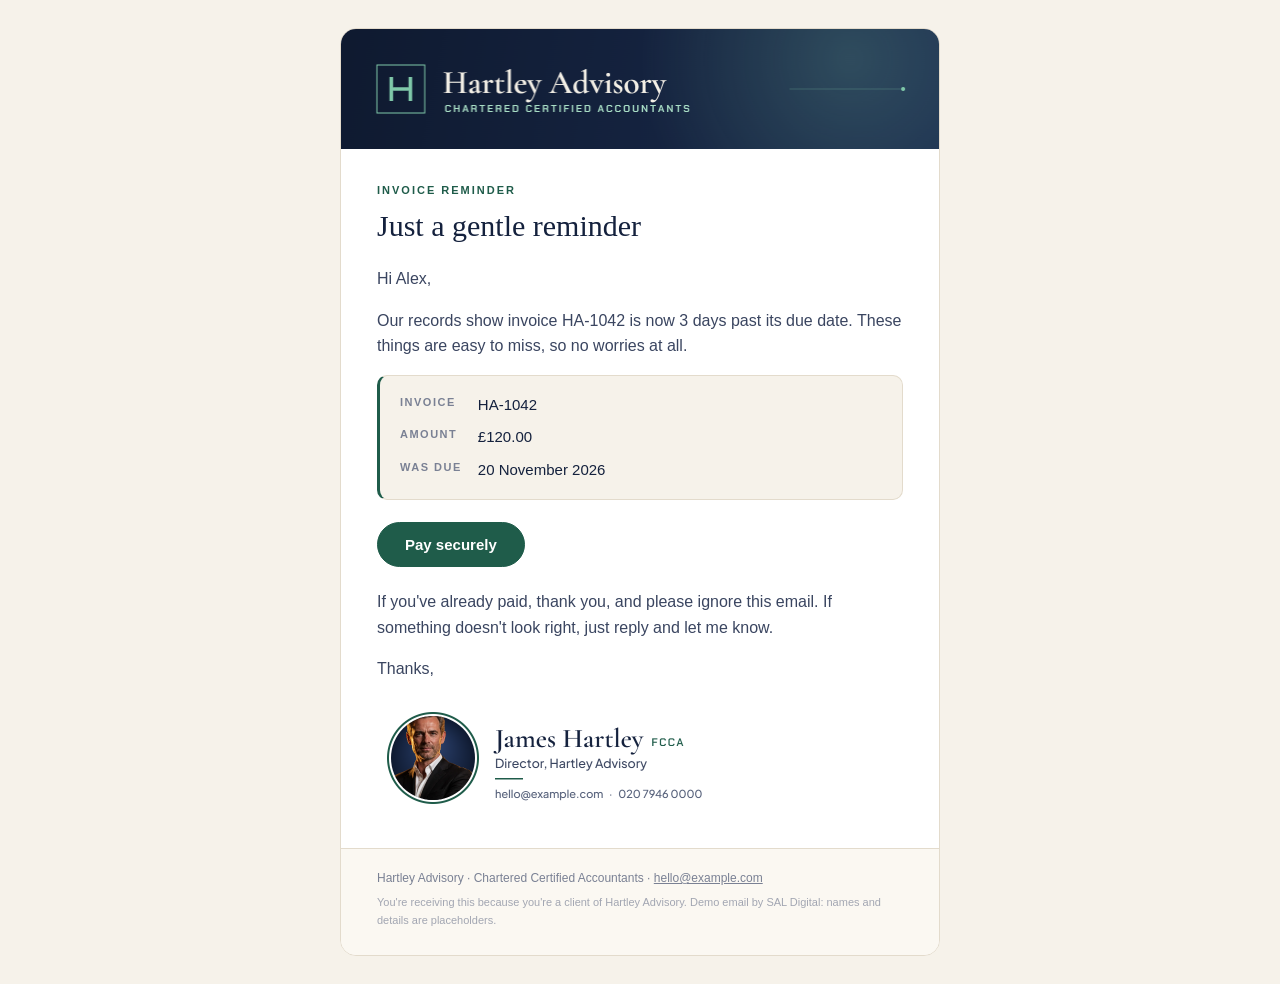
<file: email-previews/11-invoice.html>
<!doctype html><html><head><meta charset="utf-8"><meta name="viewport" content="width=device-width,initial-scale=1"><title>A gentle reminder about invoice HA-1042</title></head><body style="margin:0;padding:0;background:#F6F2EA"><div style="display:none;max-height:0;overflow:hidden;opacity:0">Invoice HA-1042 is 3 days past its due date.</div><table role="presentation" width="100%" cellpadding="0" cellspacing="0" style="background:#F6F2EA"><tr><td align="center" style="padding:28px 12px"><table role="presentation" width="600" cellpadding="0" cellspacing="0" style="width:100%;max-width:600px;background:#FFFFFF;border:1px solid #E3DBCC;border-radius:16px;overflow:hidden"><tr><td style="background:#0F1A30;line-height:0"><img src="../assets/email/header.png" width="600" alt="Hartley Advisory, Chartered Certified Accountants" style="display:block;width:100%;max-width:600px;height:auto;border:0;color:#F3EFE6;font:20px Georgia,serif"></td></tr><tr><td style="padding:34px 36px 30px"><p style="margin:0 0 10px;font:bold 11px/1.4 Arial,Helvetica,sans-serif;letter-spacing:2px;text-transform:uppercase;color:#1F5C4A">Invoice reminder</p><h1 style="margin:0 0 22px;font:normal 30px/1.2 Georgia,'Times New Roman',serif;color:#14213D">Just a gentle reminder</h1><p style="margin:0 0 16px;font:16px/1.6 Arial,Helvetica,sans-serif;color:#3A4560">Hi Alex,</p><p style="margin:0 0 16px;font:16px/1.6 Arial,Helvetica,sans-serif;color:#3A4560">Our records show invoice HA-1042 is now 3 days past its due date. These things are easy to miss, so no worries at all.</p><table role="presentation" width="100%" cellpadding="0" cellspacing="0" style="margin:4px 0 22px"><tr><td style="background:#F6F2EA;border:1px solid #E3DBCC;border-left:3px solid #1F5C4A;border-radius:10px;padding:18px 20px"><table role="presentation" cellpadding="0" cellspacing="0"><tr><td style="padding:0 16px 0 0;vertical-align:top;font:bold 11px/1.6 Arial,Helvetica,sans-serif;letter-spacing:1.5px;text-transform:uppercase;color:#7A8194;white-space:nowrap">Invoice</td><td style="padding:0 0 0;font:15px/1.5 Arial,Helvetica,sans-serif;color:#14213D">HA-1042</td></tr><tr><td style="padding:10px 16px 0 0;vertical-align:top;font:bold 11px/1.6 Arial,Helvetica,sans-serif;letter-spacing:1.5px;text-transform:uppercase;color:#7A8194;white-space:nowrap">Amount</td><td style="padding:10px 0 0;font:15px/1.5 Arial,Helvetica,sans-serif;color:#14213D">£120.00</td></tr><tr><td style="padding:10px 16px 0 0;vertical-align:top;font:bold 11px/1.6 Arial,Helvetica,sans-serif;letter-spacing:1.5px;text-transform:uppercase;color:#7A8194;white-space:nowrap">Was due</td><td style="padding:10px 0 0;font:15px/1.5 Arial,Helvetica,sans-serif;color:#14213D">20 November 2026</td></tr></table></td></tr></table><table role="presentation" cellpadding="0" cellspacing="0" style="margin:6px 0 22px"><tr><td style="border-radius:999px;background:#1F5C4A;color:#FFFFFF;border:1px solid #1F5C4A"><a href="https://imsal007.github.io/Accontants-demo-automation-website-/#book" style="display:inline-block;padding:13px 26px;font:bold 15px/1 Arial,Helvetica,sans-serif;text-decoration:none;border-radius:999px;background:#1F5C4A;color:#FFFFFF;border:1px solid #1F5C4A">Pay securely</a></td></tr></table><p style="margin:0 0 16px;font:16px/1.6 Arial,Helvetica,sans-serif;color:#3A4560">If you've already paid, thank you, and please ignore this email. If something doesn't look right, just reply and let me know.</p><p style="margin:0 0 16px;font:16px/1.6 Arial,Helvetica,sans-serif;color:#3A4560">Thanks,</p><a href="https://imsal007.github.io/Accontants-demo-automation-website-/" style="text-decoration:none"><img src="../assets/email/signature.png" width="520" alt="James Hartley FCCA, Director, Hartley Advisory. hello@example.com, 020 7946 0000" style="display:block;width:100%;max-width:520px;height:auto;border:0;margin:6px 0 0"></a></td></tr><tr><td style="padding:20px 36px 26px;border-top:1px solid #E3DBCC;background:#FBF8F2"><p style="margin:0 0 6px;font:12px/1.6 Arial,Helvetica,sans-serif;color:#7A8194">Hartley Advisory &middot; Chartered Certified Accountants &middot; <a href="mailto:hello@example.com" style="color:#7A8194">hello@example.com</a></p><p style="margin:0;font:11px/1.6 Arial,Helvetica,sans-serif;color:#A2A6B2">You're receiving this because you're a client of Hartley Advisory. Demo email by SAL Digital: names and details are placeholders.</p></td></tr></table></td></tr></table></body></html>
</file>
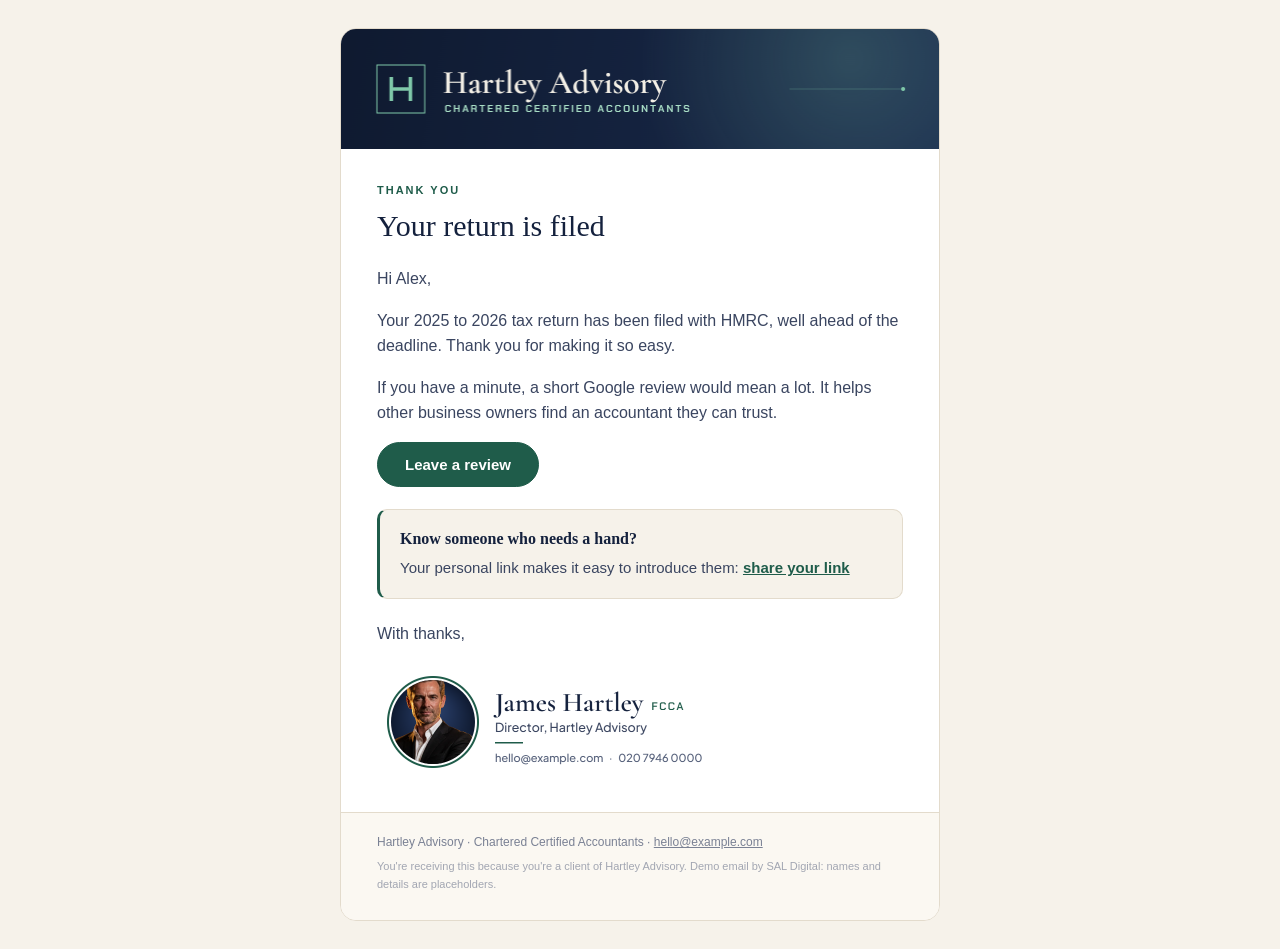
<file: email-previews/12-review.html>
<!doctype html><html><head><meta charset="utf-8"><meta name="viewport" content="width=device-width,initial-scale=1"><title>Thank you, Alex, and a small favour</title></head><body style="margin:0;padding:0;background:#F6F2EA"><div style="display:none;max-height:0;overflow:hidden;opacity:0">Your return is filed. Would you leave a quick review?</div><table role="presentation" width="100%" cellpadding="0" cellspacing="0" style="background:#F6F2EA"><tr><td align="center" style="padding:28px 12px"><table role="presentation" width="600" cellpadding="0" cellspacing="0" style="width:100%;max-width:600px;background:#FFFFFF;border:1px solid #E3DBCC;border-radius:16px;overflow:hidden"><tr><td style="background:#0F1A30;line-height:0"><img src="../assets/email/header.png" width="600" alt="Hartley Advisory, Chartered Certified Accountants" style="display:block;width:100%;max-width:600px;height:auto;border:0;color:#F3EFE6;font:20px Georgia,serif"></td></tr><tr><td style="padding:34px 36px 30px"><p style="margin:0 0 10px;font:bold 11px/1.4 Arial,Helvetica,sans-serif;letter-spacing:2px;text-transform:uppercase;color:#1F5C4A">Thank you</p><h1 style="margin:0 0 22px;font:normal 30px/1.2 Georgia,'Times New Roman',serif;color:#14213D">Your return is filed</h1><p style="margin:0 0 16px;font:16px/1.6 Arial,Helvetica,sans-serif;color:#3A4560">Hi Alex,</p><p style="margin:0 0 16px;font:16px/1.6 Arial,Helvetica,sans-serif;color:#3A4560">Your 2025 to 2026 tax return has been filed with HMRC, well ahead of the deadline. Thank you for making it so easy.</p><p style="margin:0 0 16px;font:16px/1.6 Arial,Helvetica,sans-serif;color:#3A4560">If you have a minute, a short Google review would mean a lot. It helps other business owners find an accountant they can trust.</p><table role="presentation" cellpadding="0" cellspacing="0" style="margin:6px 0 22px"><tr><td style="border-radius:999px;background:#1F5C4A;color:#FFFFFF;border:1px solid #1F5C4A"><a href="https://imsal007.github.io/Accontants-demo-automation-website-/" style="display:inline-block;padding:13px 26px;font:bold 15px/1 Arial,Helvetica,sans-serif;text-decoration:none;border-radius:999px;background:#1F5C4A;color:#FFFFFF;border:1px solid #1F5C4A">Leave a review</a></td></tr></table><table role="presentation" width="100%" cellpadding="0" cellspacing="0" style="margin:4px 0 22px"><tr><td style="background:#F6F2EA;border:1px solid #E3DBCC;border-left:3px solid #1F5C4A;border-radius:10px;padding:18px 20px"><p style="margin:0 0 6px;font:bold 16px/1.4 Georgia,serif;color:#14213D">Know someone who needs a hand?</p><p style="margin:0;font:15px/1.55 Arial,Helvetica,sans-serif;color:#3A4560">Your personal link makes it easy to introduce them: <a href="https://imsal007.github.io/Accontants-demo-automation-website-/?ref=alex-morgan" style="color:#1F5C4A;font-weight:bold">share your link</a></p></td></tr></table><p style="margin:0 0 16px;font:16px/1.6 Arial,Helvetica,sans-serif;color:#3A4560">With thanks,</p><a href="https://imsal007.github.io/Accontants-demo-automation-website-/" style="text-decoration:none"><img src="../assets/email/signature.png" width="520" alt="James Hartley FCCA, Director, Hartley Advisory. hello@example.com, 020 7946 0000" style="display:block;width:100%;max-width:520px;height:auto;border:0;margin:6px 0 0"></a></td></tr><tr><td style="padding:20px 36px 26px;border-top:1px solid #E3DBCC;background:#FBF8F2"><p style="margin:0 0 6px;font:12px/1.6 Arial,Helvetica,sans-serif;color:#7A8194">Hartley Advisory &middot; Chartered Certified Accountants &middot; <a href="mailto:hello@example.com" style="color:#7A8194">hello@example.com</a></p><p style="margin:0;font:11px/1.6 Arial,Helvetica,sans-serif;color:#A2A6B2">You're receiving this because you're a client of Hartley Advisory. Demo email by SAL Digital: names and details are placeholders.</p></td></tr></table></td></tr></table></body></html>
</file>
<file: styles.css>
/* Hartley Advisory demo — SAL Digital premium system (gold on near-black) */
@font-face{font-family:"Cormorant Garamond";src:url("assets/fonts/CormorantGaramond-SemiBold.woff2") format("woff2");font-weight:600;font-display:swap}
@font-face{font-family:"Cormorant Garamond";src:url("assets/fonts/CormorantGaramond-Medium.woff2") format("woff2");font-weight:500;font-display:swap}
@font-face{font-family:"Plus Jakarta Sans";src:url("assets/fonts/PlusJakartaSans-Regular.woff2") format("woff2");font-weight:400;font-display:swap}
@font-face{font-family:"Plus Jakarta Sans";src:url("assets/fonts/PlusJakartaSans-Medium.woff2") format("woff2");font-weight:500;font-display:swap}
@font-face{font-family:"Plus Jakarta Sans";src:url("assets/fonts/PlusJakartaSans-SemiBold.woff2") format("woff2");font-weight:600;font-display:swap}
@font-face{font-family:"Plus Jakarta Sans";src:url("assets/fonts/PlusJakartaSans-Bold.woff2") format("woff2");font-weight:700;font-display:swap}
@font-face{font-family:"Chakra Petch";src:url("assets/fonts/ChakraPetch-SemiBold.woff2") format("woff2");font-weight:600;font-display:swap}
@font-face{font-family:"Chakra Petch";src:url("assets/fonts/ChakraPetch-Bold.woff2") format("woff2");font-weight:700;font-display:swap}

:root{
  /* ivory paper, navy ink, one emerald accent */
  --bg:#F6F2EA; --bg2:#EFE9DE; --panel:#FFFFFF; --panel2:#FBF8F2;
  --line:#E3DBCC; --line2:#D2C7B3;
  --acc:#1F5C4A; --acc2:#2A7A61; --acc3:#7FB8A2; --acc-rgb:31,92,74;
  --txt:#14213D; --muted:#55607A; --muted2:#858B9B; --on-acc:#FFFFFF;
  --serif:"Cormorant Garamond",Georgia,serif;
  --sans:"Plus Jakarta Sans",system-ui,sans-serif;
  --mono:"Chakra Petch",var(--sans);
  --maxw:1200px; --r:18px; --r2:26px;
  --ease:cubic-bezier(.2,.7,.1,1);
}
/* navy cinematic sections */
.ink{
  --bg:#0F1A30; --bg2:#122039; --panel:#182746; --panel2:#1D2E52;
  --line:#25375B; --line2:#344A78;
  --acc:#7FC8A9; --acc2:#A9DEC6; --acc3:#3E7F69; --acc-rgb:127,200,169;
  --txt:#F3EFE6; --muted:#A9B3C7; --muted2:#7884A0; --on-acc:#0F1A30;
  background:var(--bg);color:var(--txt)}
*,*::before,*::after{box-sizing:border-box}
html{scroll-behavior:smooth;-webkit-text-size-adjust:100%}
body{margin:0;background:var(--bg);color:var(--txt);font:400 17px/1.65 var(--sans);overflow-x:hidden;-webkit-font-smoothing:antialiased}
img{max-width:100%;display:block}
a{color:inherit}
h1,h2,h3{font-family:var(--serif);font-weight:600;line-height:1.04;letter-spacing:-.01em;margin:0}
h2{font-size:clamp(2.3rem,5.4vw,4.2rem)}
h3{font-size:1.65rem}
h1 em,h2 em{font-style:italic;font-weight:500;color:var(--acc2)}
p{margin:0}
.wrap{width:min(var(--maxw),100% - 40px);margin-inline:auto}
.narrow{width:min(820px,100% - 40px)}
.center{text-align:center}
.eyebrow{font:600 .78rem/1.2 var(--mono);letter-spacing:.2em;text-transform:uppercase;color:var(--acc);margin-bottom:18px}
.lead{color:var(--muted);font-size:1.1rem;max-width:60ch}
.center .lead{margin-inline:auto}
.head{margin-bottom:clamp(40px,6vw,72px)}
.head h2{max-width:20ch}
.center h2{margin-inline:auto}
.head .lead{margin-top:18px}
.nowrap{white-space:nowrap}
section{position:relative;padding:clamp(88px,12vw,160px) 0}
.grain{position:fixed;inset:-50%;z-index:100;pointer-events:none;opacity:.035;background-image:url("data:image/svg+xml,%3Csvg xmlns='http://www.w3.org/2000/svg' width='160' height='160'%3E%3Cfilter id='n'%3E%3CfeTurbulence type='fractalNoise' baseFrequency='.9' numOctaves='2' stitchTiles='stitch'/%3E%3C/filter%3E%3Crect width='100%25' height='100%25' filter='url(%23n)'/%3E%3C/svg%3E");animation:grain 1.2s steps(4) infinite}
@keyframes grain{0%{transform:translate(0,0)}25%{transform:translate(-3%,2%)}50%{transform:translate(2%,-3%)}75%{transform:translate(-2%,-1%)}}

/* buttons */
.btn{display:inline-flex;align-items:center;justify-content:center;gap:8px;min-height:50px;padding:0 26px;border-radius:999px;font:600 .95rem/1 var(--sans);text-decoration:none;border:1px solid transparent;cursor:pointer;transition:transform .3s var(--ease),box-shadow .3s,background .3s,border-color .3s;white-space:nowrap}
.btn-gold{background:linear-gradient(180deg,var(--acc2),var(--acc));color:var(--on-acc);box-shadow:0 10px 28px -12px rgba(var(--acc-rgb),.7)}
.btn-gold:hover{transform:translateY(-2px);box-shadow:0 16px 36px -12px rgba(var(--acc-rgb),.85)}
.btn-line{border-color:var(--line2);color:var(--txt);background:rgba(255,255,255,.02)}
.btn-line:hover{border-color:var(--acc);color:var(--acc2)}
.btn-block{width:100%}
.btn:focus-visible,a:focus-visible,button:focus-visible,summary:focus-visible{outline:2px solid var(--acc2);outline-offset:3px}

/* ribbon + nav */
.ribbon{position:relative;z-index:60;background:var(--bg);border-bottom:1px solid var(--line);color:var(--muted);font:500 .8rem/1.4 var(--sans);text-align:center;padding:9px 16px}
.ribbon a{color:var(--acc2)}
.ribbon-cta{margin-left:6px;text-decoration:none;font-weight:600}
.top{position:sticky;top:0;z-index:50;transition:background .4s,border-color .4s;border-bottom:1px solid transparent}
.top.scrolled{background:rgba(246,242,234,.86);backdrop-filter:blur(14px);-webkit-backdrop-filter:blur(14px);border-color:var(--line)}
.nav-in{display:flex;align-items:center;gap:28px;height:76px}
.brand{display:flex;align-items:center;gap:12px;text-decoration:none;color:var(--txt)}
.brand .mono{width:38px;height:38px;color:var(--acc);flex:none}
.brand b{display:block;font:600 1.35rem/1 var(--serif);letter-spacing:.01em}
.brand small{display:block;font:600 .62rem/1.4 var(--mono);letter-spacing:.18em;text-transform:uppercase;color:var(--muted);margin-top:4px}
.links{display:flex;gap:26px;margin-left:auto}
.links a{text-decoration:none;color:var(--muted);font-size:.92rem;position:relative;transition:color .3s}
.links a::after{content:"";position:absolute;left:0;right:0;bottom:-6px;height:1px;background:var(--acc);transform:scaleX(0);transform-origin:left;transition:transform .35s var(--ease)}
.links a:hover{color:var(--txt)}
.links a:hover::after{transform:scaleX(1)}
.nav-cta{min-height:44px;padding:0 20px}
.burger{display:none;margin-left:auto;width:46px;height:46px;border-radius:50%;border:1px solid var(--line2);background:transparent;cursor:pointer;position:relative}
.burger span{position:absolute;left:14px;right:14px;height:1.5px;background:var(--txt);transition:transform .35s var(--ease)}
.burger span:first-child{top:19px}.burger span:last-child{top:26px}
.burger[aria-expanded="true"] span:first-child{transform:translateY(3.5px) rotate(45deg)}
.burger[aria-expanded="true"] span:last-child{transform:translateY(-3.5px) rotate(-45deg)}
.mobile-menu{display:none}

/* hero */
.hero{position:relative;min-height:calc(100svh - 112px);display:flex;align-items:center;padding:clamp(40px,6vw,80px) 0 110px;overflow:hidden}
.hero-light{position:absolute;inset:0;pointer-events:none;background:radial-gradient(60% 55% at 72% 38%,rgba(var(--acc-rgb),.10),transparent 70%),radial-gradient(40% 40% at 10% 90%,rgba(20,33,61,.06),transparent 70%)}
.hero-light::after{content:"";position:absolute;top:-30%;left:-60%;width:40%;height:160%;background:linear-gradient(100deg,transparent,rgba(255,255,255,.55),transparent);transform:rotate(12deg);animation:sweep 9s var(--ease) 1.2s infinite}
@keyframes sweep{0%{left:-60%}55%,100%{left:130%}}
.hero-in{display:grid;grid-template-columns:1.12fr .88fr;gap:clamp(32px,5vw,80px);align-items:center;position:relative}
.hero h1{font-size:clamp(3.1rem,7.6vw,6.6rem);line-height:.98;margin-bottom:26px}
.hero h1 em{display:inline-block}
.hero-sub{font-size:clamp(1.05rem,1.4vw,1.2rem);color:var(--muted);max-width:50ch;margin-bottom:34px}
.hero-ctas{display:flex;flex-wrap:wrap;gap:14px;margin-bottom:34px}
.hero-trust{list-style:none;margin:0;padding:0;display:flex;flex-wrap:wrap;gap:10px 26px;color:var(--muted);font-size:.9rem}
.hero-trust li{display:flex;align-items:center;gap:9px}
.hero-trust li::before{content:"";width:6px;height:6px;border-radius:50%;background:var(--acc);box-shadow:0 0 10px var(--acc)}
.rise{opacity:0;transform:translateY(28px);filter:blur(6px);animation:rise 1.1s var(--ease) var(--d,0s) forwards}
@keyframes rise{to{opacity:1;transform:none;filter:none}}

.hero-visual{position:relative;max-width:470px;justify-self:end;width:100%}
.portrait{margin:0;position:relative;border-radius:var(--r2);overflow:hidden;aspect-ratio:4/5;min-height:300px;background:radial-gradient(80% 60% at 50% 30%,#2A3F6A,#0F1A30 75%);border:1px solid var(--line2);box-shadow:0 40px 90px -40px rgba(20,33,61,.55)}
.portrait::before{content:"";position:absolute;inset:0;z-index:1;background:linear-gradient(180deg,transparent 45%,rgba(15,26,48,.92));pointer-events:none}
.portrait::after{content:"";position:absolute;inset:10px;z-index:2;border:1px solid rgba(255,255,255,.3);border-radius:calc(var(--r2) - 8px);pointer-events:none}
.portrait img{width:100%;height:100%;object-fit:cover;filter:grayscale(.25) contrast(1.04);transform:scale(1.08);animation:kb 18s ease-in-out infinite alternate}
@keyframes kb{to{transform:scale(1.16) translate(-2%,-2%)}}
.portrait figcaption{position:absolute;left:26px;bottom:22px;z-index:3;display:flex;flex-direction:column;color:#F3EFE6}
.portrait figcaption b{font:600 1.5rem/1.1 var(--serif)}
.portrait figcaption span{font:600 .7rem/1.6 var(--mono);letter-spacing:.2em;color:#A9DEC6}
.illus{position:absolute;top:16px;right:18px;z-index:3;font:600 .62rem/1 var(--mono);letter-spacing:.16em;text-transform:uppercase;color:var(--txt);background:rgba(246,242,234,.85);border:1px solid var(--line2);padding:6px 9px;border-radius:999px}

/* floating email notifications (signature moment) */
.notes{position:absolute;left:-18%;top:12%;width:min(320px,78%);display:flex;flex-direction:column;gap:12px;z-index:4;pointer-events:none}
.note-card{display:grid;grid-template-columns:34px 1fr;gap:12px;align-items:start;padding:13px 15px;border-radius:16px;background:rgba(255,255,255,.9);backdrop-filter:blur(12px);-webkit-backdrop-filter:blur(12px);border:1px solid var(--line2);box-shadow:0 22px 50px -22px rgba(20,33,61,.45);opacity:0;transform:translate(-20px,10px) scale(.96);transition:opacity .7s var(--ease),transform .7s var(--ease),border-color .7s}
.note-card.in{opacity:1;transform:none}
.note-card.out{opacity:0;transform:translateY(-14px) scale(.96)}
.note-card .av{width:34px;height:34px;border-radius:10px;display:grid;place-items:center;background:linear-gradient(160deg,var(--acc2),var(--acc));color:#fff;font:700 .9rem/1 var(--serif)}
.note-card .meta{display:flex;justify-content:space-between;gap:8px;font:600 .62rem/1.4 var(--mono);letter-spacing:.12em;text-transform:uppercase;color:var(--muted2)}
.note-card b{display:block;font-size:.86rem;line-height:1.35;margin-top:2px}
.note-card small{display:block;color:var(--muted);font-size:.78rem;line-height:1.4;margin-top:2px}
.note-card.ok{border-color:rgba(var(--acc-rgb),.55)}
.note-card.ok .av{background:#DCEFE6;color:var(--acc)}

.scroll-cue{position:absolute;left:50%;bottom:30px;transform:translateX(-50%);width:26px;height:42px;border:1px solid var(--line2);border-radius:20px}
.scroll-cue span{position:absolute;left:50%;top:9px;width:3px;height:8px;margin-left:-1.5px;border-radius:3px;background:var(--acc);animation:cue 2s var(--ease) infinite}
@keyframes cue{0%{opacity:0;transform:translateY(-4px)}40%{opacity:1}100%{opacity:0;transform:translateY(14px)}}

/* statement */
.statement{background:var(--bg2);border-block:1px solid var(--line)}
.statement h2{font-size:clamp(2.4rem,6.4vw,5.4rem);line-height:1.05;max-width:16ch}
.statement .w{opacity:.14;transition:opacity .5s,color .5s}
.statement .w.lit{opacity:1}
.statement .w.g{font-style:italic;font-weight:500}
.statement .w.g.lit{color:var(--acc2)}
.statement p{margin-top:36px;max-width:52ch;color:var(--muted);font-size:1.15rem}

/* reveal */
.reveal{opacity:0;transform:translateY(24px);transition:opacity .9s var(--ease),transform .9s var(--ease)}
.reveal.in{opacity:1;transform:none}

/* what we solve — flip cards */
.solve{background:radial-gradient(70% 50% at 50% 0%,rgba(var(--acc-rgb),.07),transparent 70%)}
.flip-grid{display:grid;grid-template-columns:repeat(3,1fr);gap:20px;perspective:1600px}
.flip{all:unset;cursor:pointer;display:block;min-height:290px;border-radius:var(--r2)}
.flip.reveal:nth-child(3n+2){transition-delay:.08s}.flip.reveal:nth-child(3n+3){transition-delay:.16s}
.flip-in{position:relative;width:100%;height:100%;min-height:290px;transform-style:preserve-3d;transition:transform .9s var(--ease)}
.flip:hover .flip-in,.flip.on .flip-in{transform:rotateY(180deg)}
.face{position:absolute;inset:0;padding:30px;border-radius:var(--r2);backface-visibility:hidden;-webkit-backface-visibility:hidden;display:flex;flex-direction:column;border:1px solid var(--line2);overflow:hidden}
.front{background:linear-gradient(170deg,var(--panel2),var(--panel))}
.front::after{content:"";position:absolute;right:-40px;top:-40px;width:160px;height:160px;border-radius:50%;background:radial-gradient(circle,rgba(var(--acc-rgb),.10),transparent 70%)}
.back{transform:rotateY(180deg);background:linear-gradient(160deg,#1D2E52,#0F1A30);border-color:#344A78;color:#F3EFE6}
.back .n,.back .tag{color:#A9DEC6!important}
.face .n{font:600 .72rem/1 var(--mono);letter-spacing:.18em;color:var(--acc);text-transform:uppercase;margin-bottom:auto}
.face h3{margin:26px 0 12px}
.face p{color:var(--muted);font-size:.98rem}
.back p{color:#D3DAE7}
.face .tag{margin-top:22px;font:600 .7rem/1.3 var(--mono);letter-spacing:.14em;text-transform:uppercase;color:var(--acc2)}

/* chase track (scroll-driven) */
.chase{background:var(--bg2);border-block:1px solid var(--line)}
.chase-in{display:grid;grid-template-columns:.9fr 1.1fr;gap:clamp(40px,6vw,96px);align-items:start}
.chase-head{position:sticky;top:120px}
.chase-head .lead{margin-top:20px}
.track{list-style:none;margin:0;padding:0 0 0 44px;position:relative;--p:0}
.track::before,.track::after{content:"";position:absolute;left:11px;top:10px;bottom:10px;width:2px;border-radius:2px}
.track::before{background:var(--line2)}
.track::after{background:linear-gradient(var(--acc2),var(--acc));transform-origin:top;transform:scaleY(var(--p));box-shadow:0 0 14px rgba(var(--acc-rgb),.45)}
.track li{position:relative;padding:0 0 46px;opacity:.35;transition:opacity .6s,transform .6s var(--ease);transform:translateX(10px)}
.track li:last-child{padding-bottom:0}
.track li::before{content:"";position:absolute;left:-41px;top:6px;width:16px;height:16px;border-radius:50%;background:var(--bg);border:2px solid var(--line2);transition:border-color .5s,background .5s,box-shadow .5s}
.track li.on{opacity:1;transform:none}
.track li.on::before{border-color:var(--acc);background:var(--acc);box-shadow:0 0 0 6px rgba(var(--acc-rgb),.15)}
.track li.done.on::before{background:var(--txt);border-color:var(--txt);box-shadow:0 0 0 6px rgba(20,33,61,.12)}
.track .day{font:600 .72rem/1 var(--mono);letter-spacing:.18em;text-transform:uppercase;color:var(--acc)}
.track li.done .day{color:var(--txt)}
.track h3{margin:10px 0 8px;font-size:clamp(1.6rem,2.6vw,2.1rem)}
.track p{color:var(--muted);max-width:46ch}

/* system dashboard — 3D on scroll */
.system{padding:0;height:200vh}
.system-pin{position:sticky;top:0;height:100svh;display:flex;flex-direction:column;justify-content:center;gap:clamp(28px,4vw,48px);overflow:hidden;perspective:1400px;padding:90px 0 40px}
.system-head{text-align:center}
.system-head h2{margin-inline:auto}
.screen{width:min(1020px,100% - 40px);margin-inline:auto;transform-style:preserve-3d;transform:rotateX(55deg) translateY(120px) scale(.86);will-change:transform}
.frame{padding:12px;border-radius:28px;background:linear-gradient(160deg,#24375F,#0B1426);border:1px solid var(--line2);box-shadow:0 60px 120px -40px rgba(0,0,0,.8),0 0 0 1px rgba(var(--acc-rgb),.1),0 0 90px -30px rgba(var(--acc-rgb),.3)}
.dash{display:grid;grid-template-columns:1.35fr 1fr;gap:16px;padding:22px;border-radius:18px;background:var(--bg)}
.dash-top{display:flex;justify-content:space-between;align-items:center;margin-bottom:18px}
.dots{display:flex;gap:6px}.dots i{width:10px;height:10px;border-radius:50%;background:var(--line2)}
.demo-tag{font:600 .62rem/1 var(--mono);letter-spacing:.16em;text-transform:uppercase;color:var(--acc);border:1px solid rgba(var(--acc-rgb),.45);padding:6px 10px;border-radius:999px}
.stats{display:grid;grid-template-columns:repeat(4,1fr);gap:10px;margin-bottom:16px}
.stat{padding:14px;border-radius:14px;background:var(--panel);border:1px solid var(--line)}
.stat b{display:block;font:600 2rem/1 var(--serif);color:var(--acc2)}
.stat span{font-size:.72rem;color:var(--muted)}
.chart{padding:16px;border-radius:14px;background:var(--panel);border:1px solid var(--line)}
.chart small{color:var(--muted);font-size:.75rem}
.bars{display:flex;align-items:flex-end;gap:7px;height:120px;margin-top:12px}
.bars i{flex:1;height:10%;border-radius:5px 5px 2px 2px;background:linear-gradient(var(--acc2),var(--acc3));transition:height 1.1s var(--ease)}
.bars i:nth-child(odd){transition-delay:.06s}
.feed{display:flex;flex-direction:column;gap:9px}
.feed-item{display:grid;grid-template-columns:32px 1fr;gap:10px;align-items:center;padding:11px 12px;border-radius:12px;background:var(--panel);border:1px solid var(--line);animation:feedIn .6s var(--ease)}
.feed-item .ic{width:32px;height:32px;border-radius:9px;display:grid;place-items:center;background:rgba(var(--acc-rgb),.14);color:var(--acc2);font:700 .7rem/1 var(--mono)}
.feed-item b{display:block;font-size:.8rem;font-weight:600}
.feed-item small{color:var(--muted);font-size:.72rem}
@keyframes feedIn{from{opacity:0;transform:translateY(-10px)}}

/* audience strip */
.aud{border-block:1px solid var(--line);background:var(--bg2);overflow:hidden}
.aud-in{display:flex;flex-wrap:wrap;align-items:center;justify-content:center;gap:12px 34px;padding:26px 0;color:var(--muted)}
.aud b{font:600 .72rem/1 var(--mono);letter-spacing:.2em;text-transform:uppercase;color:var(--acc)}
.aud span{font:500 1.3rem/1 var(--serif);color:var(--txt)}

/* cards + forms */
.card{padding:clamp(24px,3vw,36px);border-radius:var(--r2);background:linear-gradient(170deg,var(--panel2),var(--panel));border:1px solid var(--line2)}
.demo{display:grid;grid-template-columns:.85fr 1.15fr;gap:22px;align-items:start}
.field{margin-bottom:18px}
.field label{display:block;font:600 .7rem/1 var(--mono);letter-spacing:.16em;text-transform:uppercase;color:var(--muted);margin-bottom:9px}
input,select,textarea{width:100%;min-height:52px;padding:14px 16px;border-radius:14px;border:1px solid var(--line2);background:var(--bg);color:var(--txt);font:400 1rem/1.4 var(--sans);transition:border-color .3s,box-shadow .3s}
select{appearance:none;background-image:linear-gradient(45deg,transparent 50%,var(--acc) 50%),linear-gradient(135deg,var(--acc) 50%,transparent 50%);background-position:calc(100% - 22px) 50%,calc(100% - 16px) 50%;background-size:6px 6px;background-repeat:no-repeat;padding-right:44px}
textarea{resize:vertical}
input:focus,select:focus,textarea:focus{outline:none;border-color:var(--acc);box-shadow:0 0 0 4px rgba(var(--acc-rgb),.14)}
.check{display:flex;gap:12px;align-items:flex-start;margin:6px 0 20px;font-size:.88rem;color:var(--muted);cursor:pointer}
.check input{width:20px;height:20px;min-height:0;flex:none;margin-top:2px;accent-color:var(--acc);padding:0}
.check a{color:var(--acc2)}
.hp{position:absolute;left:-9999px;width:1px;height:1px;opacity:0}
.status{min-height:24px;margin-top:14px;font-size:.92rem;color:var(--acc2)}
.note{font-size:.8rem;color:var(--muted2);margin-top:8px}

/* demo inbox timeline */
.tl-head{display:flex;justify-content:space-between;align-items:center;gap:12px;margin-bottom:20px;padding-bottom:16px;border-bottom:1px solid var(--line)}
.tl-head b{font:600 1.3rem/1.2 var(--serif)}
.clock{font:600 .72rem/1 var(--mono);letter-spacing:.12em;color:var(--acc);border:1px solid rgba(var(--acc-rgb),.35);padding:7px 11px;border-radius:999px;white-space:nowrap}
.tl{display:flex;flex-direction:column;gap:10px;max-height:620px;overflow:auto;padding-right:4px;scrollbar-width:thin;scrollbar-color:var(--line2) transparent}
.step{display:grid;grid-template-columns:auto 1fr;gap:4px 14px;padding:14px 16px;border-radius:16px;border:1px solid var(--line);background:var(--panel2);opacity:.4;transition:opacity .5s,border-color .5s,background .5s}
.step.on{opacity:1}
.step.cur{border-color:var(--acc);background:rgba(var(--acc-rgb),.06)}
.step .when{grid-row:span 2;font:600 .64rem/1.3 var(--mono);letter-spacing:.12em;text-transform:uppercase;color:var(--acc);width:84px;padding-top:3px}
.step h4{margin:0;font:600 .98rem/1.35 var(--sans)}
.step p{color:var(--muted);font-size:.84rem}
.step .msg{grid-column:2;display:none;margin-top:10px;padding:12px 14px;border-radius:12px;background:var(--panel);border:1px solid var(--line2);font-size:.84rem;white-space:pre-line;color:var(--txt)}
.step .msg i{display:block;font:600 .62rem/1.4 var(--mono);letter-spacing:.12em;text-transform:uppercase;font-style:normal;color:var(--muted2);margin-bottom:6px}
.step.on .msg{display:block;animation:feedIn .6s var(--ease)}

/* services */
.svc-grid{display:grid;grid-template-columns:repeat(3,1fr);gap:1px;background:var(--line);border:1px solid var(--line);border-radius:var(--r2);overflow:hidden}
.svc{padding:clamp(28px,3vw,40px);background:var(--bg);transition:background .4s}
.svc:hover{background:var(--panel)}
.svc .ico{font:600 .72rem/1 var(--mono);letter-spacing:.18em;color:var(--acc)}
.svc h3{margin:18px 0 10px}
.svc p{color:var(--muted);font-size:.96rem}

/* how */
.how-sec{background:var(--bg2);border-block:1px solid var(--line)}
.how{display:grid;grid-template-columns:repeat(4,1fr);gap:20px;counter-reset:s}
.how>div{padding:28px;border-top:1px solid var(--acc3)}
.how b{font:500 3.2rem/1 var(--serif);color:var(--acc);font-style:italic}
.how h3{margin:16px 0 10px;font-size:1.5rem}
.how p{color:var(--muted);font-size:.95rem}

/* about */
.about{display:grid;grid-template-columns:.8fr 1.2fr;gap:clamp(36px,6vw,90px);align-items:center}
.photo{margin:0;border-radius:var(--r2);overflow:hidden;aspect-ratio:4/5;min-height:300px;border:1px solid var(--line2)}
.photo img{width:100%;height:100%;object-fit:cover;filter:grayscale(.4) sepia(.15)}
.about .lead{margin:22px 0 26px}
.creds,.trust{list-style:none;margin:0;padding:0;display:flex;flex-wrap:wrap;gap:10px}
.creds li,.trust li{font:600 .68rem/1 var(--mono);letter-spacing:.14em;text-transform:uppercase;padding:10px 14px;border:1px solid var(--line2);border-radius:999px;color:var(--acc2)}

/* faq */
.faq details{border-bottom:1px solid var(--line)}
.faq summary{list-style:none;cursor:pointer;display:flex;justify-content:space-between;align-items:center;gap:20px;padding:24px 0;font:600 clamp(1.3rem,2.4vw,1.65rem)/1.25 var(--serif)}
.faq summary::-webkit-details-marker{display:none}
.faq summary::after{content:"+";font:300 1.6rem/1 var(--sans);color:var(--acc);transition:transform .4s var(--ease)}
.faq details[open] summary::after{transform:rotate(45deg)}
.faq details p{color:var(--muted);padding:0 0 24px;max-width:64ch}

/* book */
.book-sec{background:radial-gradient(60% 60% at 80% 50%,rgba(var(--acc-rgb),.12),transparent 70%),var(--bg2);border-top:1px solid var(--line)}
.final{display:grid;grid-template-columns:1fr 1fr;gap:clamp(36px,6vw,90px);align-items:center}
.final .lead{margin:22px 0 28px}

/* footer */
.foot{padding:72px 0 120px;border-top:1px solid var(--line)}
.f-grid{display:grid;grid-template-columns:1.6fr 1fr 1fr;gap:40px}
.f-about{color:var(--muted);max-width:36ch;margin:18px 0 14px;font-size:.95rem}
.built{font-size:.85rem;color:var(--muted2)}
.built a{color:var(--acc2)}
.foot h5{font:600 .7rem/1 var(--mono);letter-spacing:.18em;text-transform:uppercase;color:var(--acc);margin:6px 0 16px}
.foot .f-grid>div>a:not(.brand){display:block;color:var(--muted);text-decoration:none;font-size:.95rem;padding:5px 0}
.foot .f-grid>div>a:not(.brand):hover{color:var(--txt)}
.legal-docs{margin-top:48px;border-top:1px solid var(--line);padding-top:12px}
.legal-docs summary{cursor:pointer;padding:12px 0;color:var(--muted);font-size:.9rem}
.legal-docs p{color:var(--muted2);font-size:.88rem;max-width:72ch;padding-bottom:12px}
.legal{margin-top:20px;color:var(--muted2);font-size:.8rem}

/* whatsapp + sticky */
.wa{position:fixed;right:22px;bottom:22px;z-index:40;width:56px;height:56px;border-radius:50%;display:grid;place-items:center;background:#1f9d55;box-shadow:0 14px 30px -10px rgba(20,33,61,.45);transition:transform .3s var(--ease)}
.wa:hover{transform:scale(1.07)}
.wa svg{width:28px;height:28px;fill:#fff}
.sticky{display:none}

/* ---------- tablet ---------- */
@media (max-width:1080px){
  .links{display:none}
  .nav-cta{margin-left:auto}
  .burger{display:block;margin-left:0}
  .mobile-menu{display:flex;flex-direction:column;gap:4px;position:absolute;left:0;right:0;top:100%;padding:12px 20px 24px;background:rgba(246,242,234,.98);backdrop-filter:blur(14px);border-bottom:1px solid var(--line);transform:translateY(-8px);opacity:0;visibility:hidden;transition:opacity .35s,transform .35s var(--ease),visibility .35s}
  .mobile-menu.open{opacity:1;transform:none;visibility:visible}
  .mobile-menu a{padding:14px 0;border-bottom:1px solid var(--line);text-decoration:none;font:600 1.5rem/1.2 var(--serif)}
  .mobile-menu .mm-cta{border:0;color:var(--acc2)}
  .flip-grid{grid-template-columns:repeat(2,1fr)}
  .how{grid-template-columns:repeat(2,1fr)}
  .svc-grid{grid-template-columns:repeat(2,1fr)}
  .hero-in{grid-template-columns:1fr 1fr}
  .notes{left:-10%}
}

/* ---------- mobile ---------- */
@media (max-width:760px){
  body{font-size:16px}
  .nav-in{height:66px;gap:12px}
  .nav-cta{display:none}
  .burger{margin-left:auto}
  .brand b{font-size:1.2rem}
  .hero{min-height:0;padding:36px 0 70px}
  .hero-in{grid-template-columns:1fr;gap:44px}
  .hero h1{font-size:clamp(2.9rem,13vw,4rem)}
  .hero-ctas{flex-direction:column}
  .hero-ctas .btn{width:100%}
  .hero-visual{justify-self:center;max-width:420px}
  .notes{left:-8px;top:auto;bottom:96px;width:84%}
  .notes .note-card:nth-last-child(n+3){display:none}
  .scroll-cue{display:none}
  .flip-grid,.svc-grid,.how,.demo,.about,.final,.f-grid,.chase-in{grid-template-columns:1fr}
  .flip,.flip-in{min-height:250px}
  .chase-head{position:static}
  .system{height:auto;padding:88px 0}
  .system-pin{position:static;height:auto;padding:0}
  .screen{transform:none!important}
  .dash{grid-template-columns:1fr;padding:14px}
  .stats{grid-template-columns:repeat(2,1fr)}
  .stat b{font-size:1.7rem}
  .bars{height:90px}
  .how>div{padding:22px 0}
  .step{grid-template-columns:1fr}
  .step .when{grid-row:auto;width:auto}
  .step .msg{grid-column:1}
  .tl{max-height:none}
  .aud span{font-size:1.1rem}
  .about .photo{max-width:340px}
  .foot{padding-bottom:140px}
  .sticky{display:grid;grid-template-columns:1fr 1fr;gap:10px;position:fixed;left:0;right:0;bottom:0;z-index:45;padding:12px 14px calc(12px + env(safe-area-inset-bottom));background:rgba(246,242,234,.94);backdrop-filter:blur(14px);border-top:1px solid var(--line);transform:translateY(110%);transition:transform .45s var(--ease)}
  .sticky.show{transform:none}
  .sticky .btn{min-height:48px;padding:0 12px}
  .wa{bottom:86px;right:16px;width:52px;height:52px}
}
@media (max-width:520px){ .nowrap{white-space:normal} }

/* ---------- reduced motion ---------- */
@media (prefers-reduced-motion:reduce){
  *,*::before,*::after{animation:none!important;transition:none!important;scroll-behavior:auto!important}
  .rise,.reveal{opacity:1;transform:none;filter:none}
  .note-card{opacity:1;transform:none}
  .screen{transform:none!important}
  .statement .w{opacity:1}
  .track li{opacity:1;transform:none}
  .track::after{transform:scaleY(1)}
}
</file>
